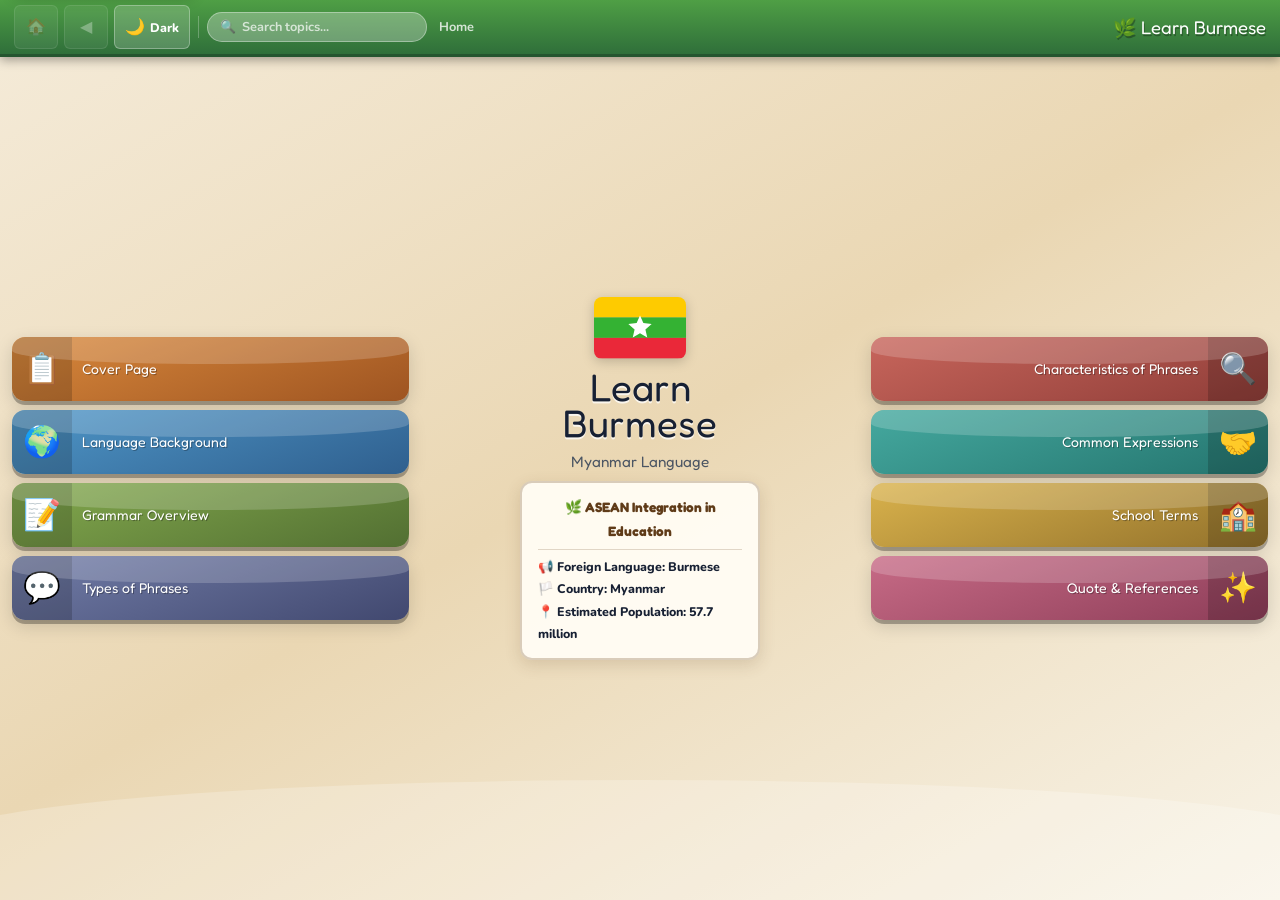
<file: index.html>
<!doctype html>
<html lang="en">
  <head>
    <meta charset="UTF-8" />
    <meta http-equiv="refresh" content="0; url=3Bb_Group6_Myanmar.html" />
    <title>Redirecting...</title>
  </head>
  <body>
    <p>Redirecting to the webpage...</p>
    <p>
      <a href="3Bb_Group6_Myanmar.html"
        >Click here if the page does not open.</a
      >
    </p>
  </body>
</html>
</file>
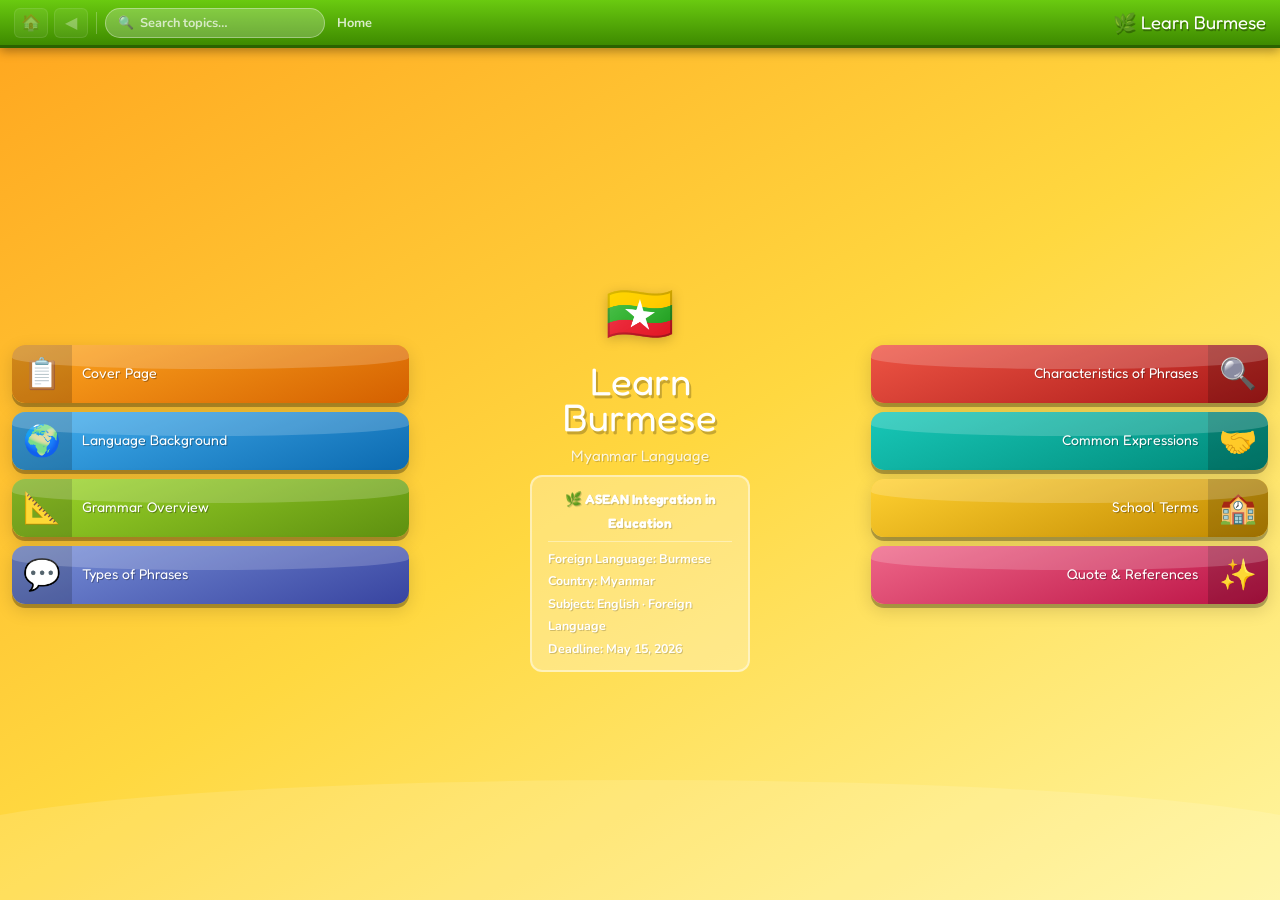
<file: archive/index.html>
<!doctype html>
<html lang="en">
  <head>
    <meta charset="UTF-8" />
    <meta name="viewport" content="width=device-width, initial-scale=1.0" />
    <title>Learn Burmese – Myanmar Language</title>
    <link
      href="https://fonts.googleapis.com/css2?family=Fredoka+One&family=Nunito:wght@400;600;700;800&display=swap"
      rel="stylesheet"
    />
    <link rel="stylesheet" href="style.css" />
  </head>
  <body>
    <!-- ══════════════════════════════
     TOOLBAR
══════════════════════════════ -->
    <div id="toolbar">
      <button class="tb-btn" id="btn-home" onclick="goHome()" title="Home">
        🏠
      </button>
      <button
        class="tb-btn"
        id="btn-back"
        onclick="goBack()"
        title="Back"
        disabled
      >
        ◀
      </button>
      <div id="tb-divider"></div>

      <!-- SEARCH -->
      <div id="search-wrap">
        <span id="search-icon">🔍</span>
        <input
          id="search-input"
          type="text"
          placeholder="Search topics…"
          autocomplete="off"
          oninput="onSearch(this.value)"
          onkeydown="onSearchKey(event)"
          onfocus="if (this.value) openDropdown();"
        />
        <button id="search-clear" onclick="clearSearch()" title="Clear">
          ✕
        </button>
        <div id="search-dropdown"></div>
      </div>

      <div id="tb-breadcrumb">Home</div>
      <div id="tb-brand">🌿 Learn Burmese</div>
    </div>

    <!-- ══════════════════════════════
     APP
══════════════════════════════ -->
    <div id="app">
      <!-- ╔═══════════╗
     ║   HOME    ║
     ╚═══════════╝ -->
      <div id="home" class="screen active">
        <div class="home-col left-col">
          <button class="nav-btn nb-orange" onclick="navigate('cover')">
            <div class="nav-thumb">📋</div>
            <div class="nav-label">Cover Page</div>
          </button>
          <button class="nav-btn nb-blue" onclick="navigate('background')">
            <div class="nav-thumb">🌍</div>
            <div class="nav-label">Language Background</div>
          </button>
          <button class="nav-btn nb-lime" onclick="navigate('grammar')">
            <div class="nav-thumb">📐</div>
            <div class="nav-label">Grammar Overview</div>
          </button>
          <button class="nav-btn nb-slate" onclick="navigate('phrases')">
            <div class="nav-thumb">💬</div>
            <div class="nav-label">Types of Phrases</div>
          </button>
        </div>

        <div class="home-center">
          <div class="center-flag">🇲🇲</div>
          <div class="center-title">Learn<br />Burmese</div>
          <div class="center-sub">Myanmar Language</div>
          <div class="cover-card">
            <div class="cover-card-title">
              🌿 ASEAN Integration in Education
            </div>
            Foreign Language: Burmese<br />
            Country: Myanmar<br />
            Subject: English · Foreign Language<br />
            Deadline: May 15, 2026
          </div>
        </div>

        <div class="home-col right-col">
          <button class="nav-btn nb-red" onclick="navigate('characteristics')">
            <div class="nav-thumb">🔍</div>
            <div class="nav-label">Characteristics of Phrases</div>
          </button>
          <button class="nav-btn nb-teal" onclick="navigate('expressions')">
            <div class="nav-thumb">🤝</div>
            <div class="nav-label">Common Expressions</div>
          </button>
          <button class="nav-btn nb-gold" onclick="navigate('school')">
            <div class="nav-thumb">🏫</div>
            <div class="nav-label">School Terms</div>
          </button>
          <button class="nav-btn nb-rose" onclick="navigate('quote')">
            <div class="nav-thumb">✨</div>
            <div class="nav-label">Quote &amp; References</div>
          </button>
        </div>
      </div>
      <!-- /home -->

      <!-- ╔══════════════╗
     ║  COVER PAGE  ║
     ╚══════════════╝ -->
      <div id="cover" class="screen content-screen">
        <div class="content-inner">
          <div class="section-card">
            <div class="section-head hd-orange">
              <span class="sh-icon">📋</span>
              <h2>Cover Page</h2>
            </div>
            <div class="section-body">
              <div class="cover-inner">
                <!-- =====================================================
             COVER IMAGE
             Replace the placeholder below with your own image.
             Recommended: photo of Myanmar (e.g. Shwedagon Pagoda,
             Bagan temples, or the Myanmar flag).
             Example: <img src="images/cover.jpg" alt="Myanmar">
             Suggested size: 700 × 220 px
             ===================================================== -->
                <div class="ph-wrap">
                  <div class="ph-box">
                    <span class="ph-icon">🖼️</span>
                    <span class="ph-title"
                      >Cover Image — Myanmar / Shwedagon Pagoda</span
                    >
                    <span class="ph-hint"
                      >replace src="" with your image path</span
                    >
                  </div>
                  <!-- <img src="" alt="Myanmar cover photo"> -->
                </div>

                <div class="big-flag">🇲🇲</div>
                <h1>Learn Burmese</h1>
                <div class="sub1">
                  Myanmar (Burma) — ASEAN Integration in Education
                </div>
                <hr class="cover-divider" />
                <div class="cover-meta">
                  <div class="meta-box">
                    <div class="mb-label">Foreign Language</div>
                    <div class="mb-val">Burmese (မြန်မာဘာသာ)</div>
                  </div>
                  <div class="meta-box">
                    <div class="mb-label">Country</div>
                    <div class="mb-val">
                      Myanmar (Republic of the Union of Myanmar)
                    </div>
                  </div>
                  <div class="meta-box">
                    <div class="mb-label">Section / Group</div>
                    <div class="mb-val">Section ___ · Group ___</div>
                  </div>
                  <div class="meta-box">
                    <div class="mb-label">Subject</div>
                    <div class="mb-val">English · Foreign Language</div>
                  </div>
                  <div class="meta-box full">
                    <div class="mb-label">Group Members</div>
                    <div class="members-list">
                      <span class="member-tag">Member 1</span>
                      <span class="member-tag">Member 2</span>
                      <span class="member-tag">Member 3</span>
                      <span class="member-tag">Member 4</span>
                      <span class="member-tag">Member 5</span>
                    </div>
                  </div>
                  <div class="meta-box">
                    <div class="mb-label">Teacher</div>
                    <div class="mb-val">___________________</div>
                  </div>
                  <div class="meta-box">
                    <div class="mb-label">Submission Date</div>
                    <div class="mb-val">May 15, 2026</div>
                  </div>
                </div>
              </div>
            </div>
          </div>
        </div>
      </div>
      <!-- /cover -->

      <!-- ╔═══════════════════════╗
     ║  LANGUAGE BACKGROUND  ║
     ╚═══════════════════════╝ -->
      <div id="background" class="screen content-screen">
        <div class="content-inner">
          <div class="section-card">
            <div class="section-head hd-blue">
              <span class="sh-icon">🌍</span>
              <h2>Language Background</h2>
            </div>
            <div class="section-body">
              <div class="tip">
                💡 Burmese is the official language of Myanmar, a country in
                Southeast Asia. It belongs to the Sino-Tibetan language family —
                the same broad group as Mandarin Chinese and Tibetan.
              </div>
              <div class="fact-grid">
                <div class="fact-tag">
                  <span class="ft-icon">🗣️</span>
                  <div>
                    <div class="ft-label">Native Speakers</div>
                    <div class="ft-val">~33 million</div>
                  </div>
                </div>
                <div class="fact-tag">
                  <span class="ft-icon">📍</span>
                  <div>
                    <div class="ft-label">Spoken In</div>
                    <div class="ft-val">Myanmar (Burma)</div>
                  </div>
                </div>
                <div class="fact-tag">
                  <span class="ft-icon">🌿</span>
                  <div>
                    <div class="ft-label">Language Family</div>
                    <div class="ft-val">Sino-Tibetan (Tibeto-Burman)</div>
                  </div>
                </div>
                <div class="fact-tag">
                  <span class="ft-icon">📖</span>
                  <div>
                    <div class="ft-label">Script</div>
                    <div class="ft-val">Burmese script (circular letters)</div>
                  </div>
                </div>
                <div class="fact-tag">
                  <span class="ft-icon">🏛️</span>
                  <div>
                    <div class="ft-label">Influenced By</div>
                    <div class="ft-val">Pali, Mon, Sanskrit</div>
                  </div>
                </div>
                <div class="fact-tag">
                  <span class="ft-icon">🎵</span>
                  <div>
                    <div class="ft-label">Tones</div>
                    <div class="ft-val">4 tones (pitch affects meaning)</div>
                  </div>
                </div>
                <div class="fact-tag">
                  <span class="ft-icon">📅</span>
                  <div>
                    <div class="ft-label">Script Developed</div>
                    <div class="ft-val">~12th century CE</div>
                  </div>
                </div>
                <div class="fact-tag">
                  <span class="ft-icon">🏢</span>
                  <div>
                    <div class="ft-label">Official Status</div>
                    <div class="ft-val">Official language of Myanmar</div>
                  </div>
                </div>
              </div>
              <h3 class="sub-h">📜 History and Influence</h3>

              <!-- =====================================================
           BACKGROUND IMAGE
           Recommended: map of Myanmar, OR a photo of the
           Irrawaddy River, Pagan/Bagan temples, or Burmese
           script carved in stone.
           Example: <img src="images/myanmar-map.jpg" alt="Map of Myanmar">
           Suggested size: 760 × 280 px
           ===================================================== -->
              <div class="ph-wrap">
                <div class="ph-box">
                  <span class="ph-icon">🗺️</span>
                  <span class="ph-title"
                    >Image — Map of Myanmar or Bagan Temples</span
                  >
                  <span class="ph-hint"
                    >replace src="" with your image path</span
                  >
                </div>
                <!-- <img src="" alt="Map of Myanmar"> -->
              </div>
              <p class="prose">
                Burmese developed from Old Burmese spoken by the Bamar people
                who settled the Irrawaddy River valley around the 9th century
                CE. The Burmese script was adapted from the Mon script — itself
                derived from Indian Brahmic scripts — around the 12th century
                during the Pagan Empire, one of Southeast Asia's earliest great
                kingdoms.
              </p>
              <p class="prose mt8">
                Pali, the classical language of Theravada Buddhism, has
                contributed thousands of words to Burmese vocabulary —
                especially in religion, law, and literature. Sanskrit
                contributed further through Indian cultural exchange. Because
                Myanmar sits at the crossroads of South and Southeast Asia,
                Burmese also shows influence from Mon, Shan, and neighboring Tai
                languages.
              </p>
              <p class="prose mt8">
                Today, Burmese is written in a distinctive circular script and
                spoken by around 33 million people as their first language, with
                millions more using it as a second language across Myanmar's
                many ethnic groups.
              </p>
            </div>
          </div>
        </div>
      </div>
      <!-- /background -->

      <!-- ╔══════════════════╗
     ║ GRAMMAR OVERVIEW ║
     ╚══════════════════╝ -->
      <div id="grammar" class="screen content-screen">
        <div class="content-inner">
          <div class="section-card">
            <div class="section-head hd-lime">
              <span class="sh-icon">📐</span>
              <h2>Grammar Overview</h2>
            </div>
            <div class="section-body">
              <div class="tip">
                💡 Burmese grammar follows patterns very different from English
                — but once you see each rule, it becomes consistent and logical.
              </div>

              <!-- =====================================================
           GRAMMAR IMAGE
           Recommended: a sample of Burmese script / text,
           or a chart showing the SOV word order visually.
           Example: <img src="images/burmese-script.jpg" alt="Burmese script">
           Suggested size: 760 × 200 px
           ===================================================== -->
              <div class="ph-wrap">
                <div class="ph-box">
                  <span class="ph-icon">✍️</span>
                  <span class="ph-title">Image — Sample of Burmese Script</span>
                  <span class="ph-hint"
                    >replace src="" with your image path</span
                  >
                </div>
                <!-- <img src="" alt="Burmese script sample"> -->
              </div>
              <div class="grammar-grid">
                <div class="grammar-card">
                  <h3>📌 Basic Word Order: SOV</h3>
                  <p>
                    Burmese uses Subject–Object–Verb order. The verb always
                    comes at the <strong>end</strong> of the sentence, unlike
                    English where the verb comes in the middle.
                  </p>
                  <div class="eg">
                    🇬🇧 I eat rice.<br />🇲🇲 I rice eat.<br />(ကျွန်တော်
                    ထမင်းစားသည်)
                  </div>
                </div>
                <div class="grammar-card">
                  <h3>🏗️ Sentence Structure</h3>
                  <p>
                    A basic Burmese sentence follows:
                    <strong>[Subject] + [Object] + [Verb] + [Particle]</strong>.
                    Particles are small words added after the verb to show
                    politeness, tense, or mood.
                  </p>
                  <div class="eg">
                    Subject + Object + Verb + ပါတယ် (polite marker)
                  </div>
                </div>
                <div class="grammar-card">
                  <h3>👫 Plural Form</h3>
                  <p>
                    Burmese nouns do not change form to show plural. Context
                    usually makes the meaning clear. The particle
                    <strong>တွေ (tway)</strong> can optionally be added to
                    emphasize multiple items.
                  </p>
                  <div class="eg">
                    ကျောင်းသား = student or students<br />ကျောင်းသားတွေ =
                    students (emphatic)
                  </div>
                </div>
                <div class="grammar-card">
                  <h3>⏱️ Verb Tense Pattern</h3>
                  <p>
                    Burmese verbs <strong>never change form</strong> for tense.
                    Instead, time-marking particles are added after the verb
                    root to indicate past, present, or future.
                  </p>
                  <div class="eg">
                    စား + ပြီ (pyi) = already ate<br />စား + နေ (nay) = is
                    eating<br />စား + မယ် (meh) = will eat
                  </div>
                </div>
                <div class="grammar-card">
                  <h3>🎭 Politeness Particles</h3>
                  <p>
                    Burmese uses <strong>sentence-final particles</strong> to
                    signal politeness and formality. The particle
                    <strong>ပါ (pa)</strong> elevates any statement to formal
                    register.
                  </p>
                  <div class="eg">
                    ကျေးဇူးတင်တယ် (casual)<br />ကျေးဇူးတင်ပါတယ် (formal/polite)
                  </div>
                </div>
                <div class="grammar-card">
                  <h3>🎵 Tonal System</h3>
                  <p>
                    Burmese has <strong>four tones</strong>: low, high, creaky,
                    and checked. The same syllable spoken in a different tone
                    carries a completely different meaning — so pitch is part of
                    the word itself.
                  </p>
                  <div class="eg">
                    မာ = hard · မာ (different tone) = mother<br />(tone changes
                    meaning entirely)
                  </div>
                </div>
              </div>
            </div>
          </div>
        </div>
      </div>
      <!-- /grammar -->

      <!-- ╔══════════════════╗
     ║ TYPES OF PHRASES ║
     ╚══════════════════╝ -->
      <div id="phrases" class="screen content-screen">
        <div class="content-inner">
          <div class="section-card">
            <div class="section-head hd-slate">
              <span class="sh-icon">💬</span>
              <h2>Types of Phrases</h2>
            </div>
            <div class="section-body">
              <div class="tip">
                💡 A phrase is a group of words that work together as a single
                unit. Click each tab to explore the four main phrase types in
                Burmese.
              </div>

              <div class="tab-bar">
                <button
                  class="tab-btn active"
                  onclick="switchTab(this, 'tp-verbal')"
                >
                  🏃 Verbal Phrases
                </button>
                <button class="tab-btn" onclick="switchTab(this, 'tp-noun')">
                  📦 Noun Phrases
                </button>
                <button
                  class="tab-btn"
                  onclick="switchTab(this, 'tp-adjective')"
                >
                  🎨 Adjective Phrases
                </button>
                <button class="tab-btn" onclick="switchTab(this, 'tp-post')">
                  📍 Prepositional Phrases
                </button>
              </div>

              <!-- VERBAL -->
              <div id="tp-verbal" class="tab-pane active">
                <p class="prose" style="margin-bottom: 12px">
                  A <strong>verbal phrase</strong> is built around a verb and
                  includes any objects or complements that complete its meaning.
                  In Burmese, the verb always appears at the end of the phrase,
                  followed by tense or mood particles.
                </p>
                <table class="data-table th-slate">
                  <thead>
                    <tr>
                      <th>#</th>
                      <th>Burmese Phrase</th>
                      <th>Romanization</th>
                      <th>English Translation</th>
                    </tr>
                  </thead>
                  <tbody>
                    <tr>
                      <td>1</td>
                      <td>
                        <span class="mm">ထမင်းစားသည်</span
                        ><span class="rom">hta-min sa-theh</span>
                      </td>
                      <td>hta-min sa-theh</td>
                      <td>eats rice</td>
                    </tr>
                    <tr>
                      <td>2</td>
                      <td>
                        <span class="mm">ကျောင်းသို့သွားသည်</span
                        ><span class="rom">kyaung-thoh thwa-theh</span>
                      </td>
                      <td>kyaung-thoh thwa-theh</td>
                      <td>goes to school</td>
                    </tr>
                    <tr>
                      <td>3</td>
                      <td>
                        <span class="mm">စာဖတ်နေသည်</span
                        ><span class="rom">za phut nay-theh</span>
                      </td>
                      <td>za phut nay-theh</td>
                      <td>is reading a book</td>
                    </tr>
                    <tr>
                      <td>4</td>
                      <td>
                        <span class="mm">ရေသောက်မည်</span
                        ><span class="rom">yay thauk-meh</span>
                      </td>
                      <td>yay thauk-meh</td>
                      <td>will drink water</td>
                    </tr>
                    <tr>
                      <td>5</td>
                      <td>
                        <span class="mm">သီချင်းဆိုသည်</span
                        ><span class="rom">thi-chin zo-theh</span>
                      </td>
                      <td>thi-chin zo-theh</td>
                      <td>sings a song</td>
                    </tr>
                    <tr>
                      <td>6</td>
                      <td>
                        <span class="mm">အိပ်နေသည်</span
                        ><span class="rom">ait nay-theh</span>
                      </td>
                      <td>ait nay-theh</td>
                      <td>is sleeping</td>
                    </tr>
                  </tbody>
                </table>
              </div>

              <!-- NOUN -->
              <div id="tp-noun" class="tab-pane">
                <p class="prose" style="margin-bottom: 12px">
                  A <strong>noun phrase</strong> is built around a noun and
                  includes modifiers that describe or specify it. In Burmese,
                  modifiers come <em>before</em> the noun, introduced by the
                  relative-clause marker <strong>သော (daw)</strong>.
                </p>
                <table class="data-table th-blue">
                  <thead>
                    <tr>
                      <th>#</th>
                      <th>Burmese Phrase</th>
                      <th>Romanization</th>
                      <th>English Translation</th>
                    </tr>
                  </thead>
                  <tbody>
                    <tr>
                      <td>1</td>
                      <td>
                        <span class="mm">ကောင်းသောကျောင်းသား</span
                        ><span class="rom">kaung-daw kyaung-tha</span>
                      </td>
                      <td>kaung-daw kyaung-tha</td>
                      <td>good student</td>
                    </tr>
                    <tr>
                      <td>2</td>
                      <td>
                        <span class="mm">ကြီးသောမြို့</span
                        ><span class="rom">kji-daw myoh</span>
                      </td>
                      <td>kji-daw myoh</td>
                      <td>big city</td>
                    </tr>
                    <tr>
                      <td>3</td>
                      <td>
                        <span class="mm">ချစ်သောဆရာ</span
                        ><span class="rom">chit-taw sa-ya</span>
                      </td>
                      <td>chit-taw sa-ya</td>
                      <td>beloved teacher</td>
                    </tr>
                    <tr>
                      <td>4</td>
                      <td>
                        <span class="mm">သစ်သီးနွှာသောပန်း</span
                        ><span class="rom">thit-thi hnwa-daw pan</span>
                      </td>
                      <td>thit-thi hnwa-daw pan</td>
                      <td>fresh flower</td>
                    </tr>
                    <tr>
                      <td>5</td>
                      <td>
                        <span class="mm">မြန်မာနိုင်ငံ</span
                        ><span class="rom">myan-ma naing-ngan</span>
                      </td>
                      <td>myan-ma naing-ngan</td>
                      <td>the country of Myanmar</td>
                    </tr>
                    <tr>
                      <td>6</td>
                      <td>
                        <span class="mm">တော်သောကျောင်းသား</span
                        ><span class="rom">taw-daw kyaung-tha</span>
                      </td>
                      <td>taw-daw kyaung-tha</td>
                      <td>smart/capable student</td>
                    </tr>
                  </tbody>
                </table>
              </div>

              <!-- ADJECTIVE -->
              <div id="tp-adjective" class="tab-pane">
                <p class="prose" style="margin-bottom: 12px">
                  An <strong>adjective phrase</strong> is built around an
                  adjective and includes intensifiers that strengthen or qualify
                  it. Burmese intensifiers like <strong>အရမ်း (a-yan)</strong> —
                  "very/extremely" — come directly before the adjective.
                </p>
                <table class="data-table th-red">
                  <thead>
                    <tr>
                      <th>#</th>
                      <th>Burmese Phrase</th>
                      <th>Romanization</th>
                      <th>English Translation</th>
                    </tr>
                  </thead>
                  <tbody>
                    <tr>
                      <td>1</td>
                      <td>
                        <span class="mm">အရမ်းကောင်း</span
                        ><span class="rom">a-yan kaung</span>
                      </td>
                      <td>a-yan kaung</td>
                      <td>very good</td>
                    </tr>
                    <tr>
                      <td>2</td>
                      <td>
                        <span class="mm">အလွန်ကြီး</span
                        ><span class="rom">a-lwan kji</span>
                      </td>
                      <td>a-lwan kji</td>
                      <td>very large / very big</td>
                    </tr>
                    <tr>
                      <td>3</td>
                      <td>
                        <span class="mm">နည်းနည်းချော</span
                        ><span class="rom">nyi-nyi chaw</span>
                      </td>
                      <td>nyi-nyi chaw</td>
                      <td>a little beautiful</td>
                    </tr>
                    <tr>
                      <td>4</td>
                      <td>
                        <span class="mm">အလွန်လှ</span
                        ><span class="rom">a-lwan hla</span>
                      </td>
                      <td>a-lwan hla</td>
                      <td>extremely beautiful</td>
                    </tr>
                    <tr>
                      <td>5</td>
                      <td>
                        <span class="mm">အရမ်းပျော်ရွှင်</span
                        ><span class="rom">a-yan pyaw-shwin</span>
                      </td>
                      <td>a-yan pyaw-shwin</td>
                      <td>very joyful / very happy</td>
                    </tr>
                    <tr>
                      <td>6</td>
                      <td>
                        <span class="mm">နည်းနည်းဝမ်းနည်း</span
                        ><span class="rom">nyi-nyi wun-nyi</span>
                      </td>
                      <td>nyi-nyi wun-nyi</td>
                      <td>a little sad</td>
                    </tr>
                  </tbody>
                </table>
              </div>

              <!-- POSTPOSITIONAL -->
              <div id="tp-post" class="tab-pane">
                <p class="prose" style="margin-bottom: 12px">
                  A <strong>prepositional phrase</strong> shows the relationship
                  between a noun and another part of the sentence — expressing
                  location, direction, origin, or association. In English these
                  use words placed <em>before</em> the noun ("in school," "from
                  home"). In Burmese the same role is filled by particles placed
                  <em>after</em> the noun, which linguists call postpositions —
                  but the grammatical function is identical.
                </p>
                <table class="data-table th-teal">
                  <thead>
                    <tr>
                      <th>#</th>
                      <th>Burmese Phrase</th>
                      <th>Romanization</th>
                      <th>English Meaning</th>
                      <th>Postposition</th>
                    </tr>
                  </thead>
                  <tbody>
                    <tr>
                      <td>1</td>
                      <td>
                        <span class="mm">ကျောင်းတွင်</span
                        ><span class="rom">kyaung-twin</span>
                      </td>
                      <td>kyaung-twin</td>
                      <td>in / at school</td>
                      <td>တွင် (in / at)</td>
                    </tr>
                    <tr>
                      <td>2</td>
                      <td>
                        <span class="mm">အိမ်မှ</span
                        ><span class="rom">ein-hma</span>
                      </td>
                      <td>ein-hma</td>
                      <td>from home</td>
                      <td>မှ (from)</td>
                    </tr>
                    <tr>
                      <td>3</td>
                      <td>
                        <span class="mm">မြို့သို့</span
                        ><span class="rom">myoh-thoh</span>
                      </td>
                      <td>myoh-thoh</td>
                      <td>to the city</td>
                      <td>သို့ (to / toward)</td>
                    </tr>
                    <tr>
                      <td>4</td>
                      <td>
                        <span class="mm">ဆရာနှင့်</span
                        ><span class="rom">sa-ya hnin</span>
                      </td>
                      <td>sa-ya hnin</td>
                      <td>with the teacher</td>
                      <td>နှင့် (with)</td>
                    </tr>
                    <tr>
                      <td>5</td>
                      <td>
                        <span class="mm">နံနက်တွင်</span
                        ><span class="rom">nan-net twin</span>
                      </td>
                      <td>nan-net twin</td>
                      <td>in the morning</td>
                      <td>တွင် (in / at)</td>
                    </tr>
                    <tr>
                      <td>6</td>
                      <td>
                        <span class="mm">ကျောင်းအနီးတွင်</span
                        ><span class="rom">kyaung a-ni twin</span>
                      </td>
                      <td>kyaung a-ni twin</td>
                      <td>near the school</td>
                      <td>အနီးတွင် (near)</td>
                    </tr>
                  </tbody>
                </table>
                <p class="note mt8">
                  * Burmese places these particles after the noun — technically
                  called postpositions — but they function exactly as English
                  prepositional phrases do.
                </p>
              </div>
            </div>
          </div>
        </div>
      </div>
      <!-- /phrases -->

      <!-- ╔══════════════════════════════╗
     ║ CHARACTERISTICS OF PHRASES  ║
     ╚══════════════════════════════╝ -->
      <div id="characteristics" class="screen content-screen">
        <div class="content-inner">
          <div class="section-card">
            <div class="section-head hd-red">
              <span class="sh-icon">🔍</span>
              <h2>Characteristics of Phrases</h2>
            </div>
            <div class="section-body">
              <div class="tip">
                💡 A phrase is not just any group of words — it has specific
                properties that define what it is and how it works in a
                sentence.
              </div>
              <div class="char-list">
                <div class="char-item">
                  <div class="char-num">1</div>
                  <div>
                    <h4>Contains Two or More Words</h4>
                    <p>
                      A phrase must consist of at least two words working
                      together as a single unit. A single word on its own is not
                      a phrase. For example, <em>ကောင်းသောကျောင်းသား</em> (good
                      student) is a phrase; <em>ကျောင်းသား</em> (student) alone
                      is just a word.
                    </p>
                  </div>
                </div>
                <div class="char-item">
                  <div class="char-num">2</div>
                  <div>
                    <h4>Has a Grammatical Function</h4>
                    <p>
                      Every phrase plays a specific role in a sentence — acting
                      as the subject, object, verb, or modifier. In Burmese, a
                      noun phrase like <em>ကြီးသောမြို့</em> (big city)
                      functions as a noun unit and can fill any slot that a
                      plain noun could occupy.
                    </p>
                  </div>
                </div>
                <div class="char-item">
                  <div class="char-num">3</div>
                  <div>
                    <h4>Carries Grammatical Meaning</h4>
                    <p>
                      A phrase contributes a coherent, unified meaning to the
                      sentence. The Burmese verbal phrase
                      <em>ထမင်းစားနေသည်</em> (is eating rice) conveys both the
                      action and its ongoing nature together — which neither
                      word alone expresses.
                    </p>
                  </div>
                </div>
                <div class="char-item">
                  <div class="char-num">4</div>
                  <div>
                    <h4>Is Non-Predicative (No Subject + Verb Pair)</h4>
                    <p>
                      A phrase does <strong>not</strong> contain a complete
                      subject-and-verb relationship. That combination makes it a
                      clause or sentence instead.
                      <em>ကောင်းသောကျောင်းသား</em> (good student) names
                      something, but does not state what the student does — so
                      it is a phrase, not a sentence.
                    </p>
                  </div>
                </div>
                <div class="char-item">
                  <div class="char-num">5</div>
                  <div>
                    <h4>Built Around a Head Word</h4>
                    <p>
                      Every phrase has a central word — called the
                      <strong>head</strong> — that determines its type. A noun
                      phrase has a noun as its head; a verbal phrase has a verb.
                      All other words in the phrase modify or support that head
                      word.
                    </p>
                  </div>
                </div>
              </div>
            </div>
          </div>
        </div>
      </div>
      <!-- /characteristics -->

      <!-- ╔════════════════════╗
     ║ COMMON EXPRESSIONS ║
     ╚════════════════════╝ -->
      <div id="expressions" class="screen content-screen">
        <div class="content-inner">
          <div class="section-card">
            <div class="section-head hd-teal">
              <span class="sh-icon">🤝</span>
              <h2>Common Expressions</h2>
            </div>
            <div class="section-body">
              <div class="tip">
                💡 These are the most useful everyday expressions in Burmese.
                The pronunciation guide (romanization) is shown in italics under
                each phrase.
              </div>

              <!-- =====================================================
           EXPRESSIONS IMAGE
           Recommended: photo of people greeting in Myanmar,
           a market scene, or a traditional Burmese setting.
           Example: <img src="images/myanmar-greeting.jpg" alt="People greeting in Myanmar">
           Suggested size: 760 × 220 px
           ===================================================== -->
              <div class="ph-wrap">
                <div class="ph-box">
                  <span class="ph-icon">🤝</span>
                  <span class="ph-title"
                    >Image — People / Greeting Scene in Myanmar</span
                  >
                  <span class="ph-hint"
                    >replace src="" with your image path</span
                  >
                </div>
                <!-- <img src="" alt="Greeting in Myanmar"> -->
              </div>
              <div class="expr-grid">
                <div class="expr-card">
                  <div class="expr-en">Welcome</div>
                  <span class="expr-mm">ကြိုဆိုပါသည်</span>
                  <div class="expr-rom">kyao-so-par-taal</div>
                </div>
                <div class="expr-card">
                  <div class="expr-en">Hello</div>
                  <span class="expr-mm">မင်္ဂလာပါ</span>
                  <div class="expr-rom">min-ga-la-ba</div>
                </div>
                <div class="expr-card">
                  <div class="expr-en">How are you?</div>
                  <span class="expr-mm">နေကောင်းလား</span>
                  <div class="expr-rom">nay-kaung-la</div>
                </div>
                <div class="expr-card">
                  <div class="expr-en">What is your name?</div>
                  <span class="expr-mm">နာမည်ဘာလဲ</span>
                  <div class="expr-rom">na-meh ba-leh</div>
                </div>
                <div class="expr-card">
                  <div class="expr-en">My name is…</div>
                  <span class="expr-mm">ကျွန်တော် … ပါ</span>
                  <div class="expr-rom">kjaw-naw … ba</div>
                </div>
                <div class="expr-card">
                  <div class="expr-en">Where are you from?</div>
                  <span class="expr-mm">ဘယ်ကလဲ</span>
                  <div class="expr-rom">beh-ga-leh</div>
                </div>
                <div class="expr-card">
                  <div class="expr-en">Good morning</div>
                  <span class="expr-mm">မင်္ဂလာနံနက်ခင်းပါ</span>
                  <div class="expr-rom">min-ga-la nan-net-kin-ba</div>
                </div>
                <div class="expr-card">
                  <div class="expr-en">Good afternoon</div>
                  <span class="expr-mm">မင်္ဂလာနေ့လည်ခင်းပါ</span>
                  <div class="expr-rom">min-ga-la neh-leh-kin-ba</div>
                </div>
                <div class="expr-card">
                  <div class="expr-en">Good evening</div>
                  <span class="expr-mm">မင်္ဂလာညနေခင်းပါ</span>
                  <div class="expr-rom">min-ga-la nya-nay-kin-ba</div>
                </div>
                <div class="expr-card">
                  <div class="expr-en">Goodbye</div>
                  <span class="expr-mm">သွားတော့မယ်</span>
                  <div class="expr-rom">thwa-daw-meh</div>
                </div>
                <div class="expr-card">
                  <div class="expr-en">Thank you</div>
                  <span class="expr-mm">ကျေးဇူးတင်ပါတယ်</span>
                  <div class="expr-rom">kyay-zu-tin-ba-deh</div>
                </div>
                <div class="expr-card">
                  <div class="expr-en">Sorry / Excuse me</div>
                  <span class="expr-mm">တောင်းပန်ပါတယ်</span>
                  <div class="expr-rom">taung-ban-ba-deh</div>
                </div>
                <div class="expr-card">
                  <div class="expr-en">Please</div>
                  <span class="expr-mm">ကျေးဇူးပြု၍</span>
                  <div class="expr-rom">kyay-zu-pyu-yway</div>
                </div>
                <div class="expr-card">
                  <div class="expr-en">Yes</div>
                  <span class="expr-mm">ဟုတ်ကဲ့</span>
                  <div class="expr-rom">hout-keh</div>
                </div>
                <div class="expr-card">
                  <div class="expr-en">No</div>
                  <span class="expr-mm">မဟုတ်ဘူး</span>
                  <div class="expr-rom">ma-hout-bu</div>
                </div>
                <div class="expr-card">
                  <div class="expr-en">I understand</div>
                  <span class="expr-mm">နားလည်တယ်</span>
                  <div class="expr-rom">na-leh-deh</div>
                </div>
                <div class="expr-card">
                  <div class="expr-en">I don't understand</div>
                  <span class="expr-mm">နားမလည်ဘူး</span>
                  <div class="expr-rom">na-ma-leh-bu</div>
                </div>
                <div class="expr-card">
                  <div class="expr-en">Help!</div>
                  <span class="expr-mm">ကူညီပါ!</span>
                  <div class="expr-rom">ku-nyi-ba</div>
                </div>
                <div class="expr-card">
                  <div class="expr-en">Stop!</div>
                  <span class="expr-mm">ရပ်ပါ!</span>
                  <div class="expr-rom">yut-pa</div>
                </div>
                <div class="expr-card">
                  <div class="expr-en">I love you</div>
                  <span class="expr-mm">ချစ်တယ်</span>
                  <div class="expr-rom">chit-teh</div>
                </div>
                <div class="expr-card">
                  <div class="expr-en">Congratulations</div>
                  <span class="expr-mm">ဂုဏ်ယူပါတယ်</span>
                  <div class="expr-rom">gon-yu-ba-deh</div>
                </div>
                <div class="expr-card">
                  <div class="expr-en">Happy Birthday</div>
                  <span class="expr-mm">မွေးနေ့မင်္ဂလာပါ</span>
                  <div class="expr-rom">mway-neh min-ga-la-ba</div>
                </div>
                <div class="expr-card">
                  <div class="expr-en">Happy New Year</div>
                  <span class="expr-mm">နှစ်သစ်ကူးမင်္ဂလာပါ</span>
                  <div class="expr-rom">hnit-thit-ku min-ga-la-ba</div>
                </div>
              </div>
            </div>
          </div>
        </div>
      </div>
      <!-- /expressions -->

      <!-- ╔══════════════╗
     ║ SCHOOL TERMS ║
     ╚══════════════╝ -->
      <div id="school" class="screen content-screen">
        <div class="content-inner">
          <div class="section-card">
            <div class="section-head hd-gold">
              <span class="sh-icon">🏫</span>
              <h2>Classroom &amp; School Terms</h2>
            </div>
            <div class="section-body">
              <div class="tip">
                💡 These are words you would hear and use every day in a Myanmar
                school.
              </div>
              <div class="word-grid">
                <div class="word-card">
                  <div class="wc-en">Student</div>
                  <span class="wc-mm">ကျောင်းသား</span>
                  <div class="wc-rom">kyaung-tha</div>
                </div>
                <div class="word-card">
                  <div class="wc-en">Teacher</div>
                  <span class="wc-mm">ဆရာ</span>
                  <div class="wc-rom">sa-ya</div>
                </div>
                <div class="word-card">
                  <div class="wc-en">School</div>
                  <span class="wc-mm">ကျောင်း</span>
                  <div class="wc-rom">kyaung</div>
                </div>
                <div class="word-card">
                  <div class="wc-en">Book</div>
                  <span class="wc-mm">စာအုပ်</span>
                  <div class="wc-rom">za-ouk</div>
                </div>
                <div class="word-card">
                  <div class="wc-en">Pen / Pencil</div>
                  <span class="wc-mm">ခဲတံ</span>
                  <div class="wc-rom">kheh-tan</div>
                </div>
                <div class="word-card">
                  <div class="wc-en">Classroom</div>
                  <span class="wc-mm">စာသင်ခန်း</span>
                  <div class="wc-rom">za-thin-gan</div>
                </div>
                <div class="word-card">
                  <div class="wc-en">Homework</div>
                  <span class="wc-mm">အိမ်စာ</span>
                  <div class="wc-rom">ein-za</div>
                </div>
                <div class="word-card">
                  <div class="wc-en">Exam / Test</div>
                  <span class="wc-mm">စာမေးပွဲ</span>
                  <div class="wc-rom">za-may-bweh</div>
                </div>
                <div class="word-card">
                  <div class="wc-en">Lesson</div>
                  <span class="wc-mm">သင်ခန်းစာ</span>
                  <div class="wc-rom">thin-gan-za</div>
                </div>
                <div class="word-card">
                  <div class="wc-en">Notebook</div>
                  <span class="wc-mm">မှတ်စုစာအုပ်</span>
                  <div class="wc-rom">hmut-zu-za-ouk</div>
                </div>
                <div class="word-card">
                  <div class="wc-en">University</div>
                  <span class="wc-mm">တက္ကသိုလ်</span>
                  <div class="wc-rom">tek-ka-thoh</div>
                </div>
                <div class="word-card">
                  <div class="wc-en">Principal</div>
                  <span class="wc-mm">ကျောင်းအုပ်</span>
                  <div class="wc-rom">kyaung-ouk</div>
                </div>
              </div>
              <h3 class="sub-h mt20">📋 Classroom Phrases</h3>
              <table class="data-table th-purple">
                <thead>
                  <tr>
                    <th>English</th>
                    <th>Burmese</th>
                    <th>Pronunciation</th>
                  </tr>
                </thead>
                <tbody>
                  <tr>
                    <td>Please sit down.</td>
                    <td>
                      <span class="mm">ထိုင်ပါ</span
                      ><span class="rom">htaing-ba</span>
                    </td>
                    <td>htaing-ba</td>
                  </tr>
                  <tr>
                    <td>Open your book.</td>
                    <td>
                      <span class="mm">စာအုပ်ဖွင့်ပါ</span
                      ><span class="rom">za-ouk phwin-ba</span>
                    </td>
                    <td>za-ouk phwin-ba</td>
                  </tr>
                  <tr>
                    <td>I have a question.</td>
                    <td>
                      <span class="mm">မေးစရာရှိသည်</span
                      ><span class="rom">may-za-ya shi-theh</span>
                    </td>
                    <td>may-za-ya shi-theh</td>
                  </tr>
                  <tr>
                    <td>I don't know.</td>
                    <td>
                      <span class="mm">မသိဘူး</span
                      ><span class="rom">ma-thi-bu</span>
                    </td>
                    <td>ma-thi-bu</td>
                  </tr>
                  <tr>
                    <td>Can you repeat that?</td>
                    <td>
                      <span class="mm">ထပ်ပြောပေးပါ</span
                      ><span class="rom">htat-pyaw-pey-ba</span>
                    </td>
                    <td>htat-pyaw-pey-ba</td>
                  </tr>
                </tbody>
              </table>
            </div>
          </div>
        </div>
      </div>
      <!-- /school -->

      <!-- ╔══════════════════════════╗
     ║ CLOSING QUOTE & REFS     ║
     ╚══════════════════════════╝ -->
      <div id="quote" class="screen content-screen">
        <div class="content-inner">
          <div class="section-card">
            <div class="section-head hd-rose">
              <span class="sh-icon">✨</span>
              <h2>Closing Quote</h2>
            </div>
            <div class="section-body">
              <div class="quote-block">
                <p>"တစ်ဘာသာတည်းနဲ့ မလုံလောက်ဘူး"</p>
                <p style="margin-top: 6px; font-size: 1rem">
                  "One language is never enough."
                </p>
                <div class="q-by">— Learn something new every day 🌿</div>
              </div>
              <p class="prose mt14" style="text-align: center">
                Learning even a few words of Burmese opens a window into one of
                Southeast Asia's oldest and richest civilizations. Myanmar's
                history, literature, and people are all waiting on the other
                side of that window.
              </p>
            </div>
          </div>

          <div class="section-card">
            <div class="section-head hd-gold">
              <span class="sh-icon">📚</span>
              <h2>References</h2>
            </div>
            <div class="section-body">
              <div class="ref-list">
                <div class="ref-item">
                  📖
                  <div>
                    Ethnologue – Languages of the World:
                    <a
                      href="https://www.ethnologue.com/language/mya/"
                      target="_blank"
                      >Burmese (mya)</a
                    >. SIL International.
                  </div>
                </div>
                <div class="ref-item">
                  🌐
                  <div>
                    Omniglot – Burmese Language &amp; Writing System:
                    <a
                      href="https://www.omniglot.com/writing/burmese.htm"
                      target="_blank"
                      >omniglot.com/writing/burmese</a
                    >.
                  </div>
                </div>
                <div class="ref-item">
                  📘
                  <div>
                    Myanmar Language Commission. <em>Myanmar Grammar</em>.
                    Ministry of Education, Republic of the Union of Myanmar.
                  </div>
                </div>
                <div class="ref-item">
                  🎓
                  <div>
                    SEAlang Library – Burmese Language Resources:
                    <a href="http://sealang.net/burmese/" target="_blank"
                      >sealang.net/burmese</a
                    >.
                  </div>
                </div>
                <div class="ref-item">
                  🌍
                  <div>
                    Britannica – Burmese Language:
                    <a
                      href="https://www.britannica.com/topic/Burmese-language"
                      target="_blank"
                      >britannica.com/topic/Burmese-language</a
                    >.
                  </div>
                </div>
                <div class="ref-item">
                  📱
                  <div>
                    Lonely Planet <em>Burmese Phrasebook &amp; Dictionary</em>,
                    6th Edition. Lonely Planet Publications.
                  </div>
                </div>
              </div>
            </div>
          </div>
        </div>
      </div>
      <!-- /quote -->
    </div>
    <!-- /app -->

    <script>
      // ════════════════════════════
      //   NAVIGATION
      // ════════════════════════════
      let current = "home";
      let history = [];

      const labels = {
        home: "Home",
        cover: "Cover Page",
        background: "Language Background",
        grammar: "Grammar Overview",
        phrases: "Types of Phrases",
        characteristics: "Characteristics of Phrases",
        expressions: "Common Expressions",
        school: "School Terms",
        quote: "Quote & References",
      };

      function navigate(id) {
        if (current === id) return;
        history.push(current);
        show(id);
      }

      function goHome() {
        if (current === "home") return;
        history = [];
        show("home");
      }

      function goBack() {
        if (!history.length) return;
        show(history.pop());
      }

      function show(id) {
        document.querySelector(".screen.active")?.classList.remove("active");
        const el = document.getElementById(id);
        el.classList.add("active");
        if (el.classList.contains("content-screen")) el.scrollTop = 0;
        current = id;
        updateToolbar();
        closeDropdown();
      }

      function updateToolbar() {
        document.getElementById("btn-home").disabled = current === "home";
        document.getElementById("btn-back").disabled = history.length === 0;
        document.getElementById("tb-breadcrumb").textContent =
          current === "home"
            ? "Home"
            : "Home  ›  " + (labels[current] || current);
      }

      // ════════════════════════════
      //   TABS
      // ════════════════════════════
      function switchTab(btn, paneId) {
        btn
          .closest(".section-body")
          .querySelectorAll(".tab-btn")
          .forEach((b) => b.classList.remove("active"));
        btn
          .closest(".section-body")
          .querySelectorAll(".tab-pane")
          .forEach((p) => p.classList.remove("active"));
        btn.classList.add("active");
        document.getElementById(paneId).classList.add("active");
      }

      // ════════════════════════════
      //   SEARCH INDEX
      // ════════════════════════════
      const INDEX = [
        // Sections
        {
          screen: "cover",
          icon: "📋",
          title: "Cover Page",
          desc: "Group info, language, country, members",
        },
        {
          screen: "background",
          icon: "🌍",
          title: "Language Background",
          desc: "History, speakers, script, family",
        },
        {
          screen: "grammar",
          icon: "📐",
          title: "Grammar Overview",
          desc: "Word order, tenses, plurals, particles, tones",
        },
        {
          screen: "phrases",
          icon: "💬",
          title: "Types of Phrases",
          desc: "Verbal, noun, adjective, postpositional phrases",
        },
        {
          screen: "characteristics",
          icon: "🔍",
          title: "Characteristics of Phrases",
          desc: "Non-predicative, head word, function, meaning",
        },
        {
          screen: "expressions",
          icon: "🤝",
          title: "Common Expressions",
          desc: "Hello, goodbye, thank you, greetings, feelings",
        },
        {
          screen: "school",
          icon: "🏫",
          title: "School Terms",
          desc: "Student, teacher, classroom, book, pen",
        },
        {
          screen: "quote",
          icon: "✨",
          title: "Quote & References",
          desc: "Closing quote and source list",
        },
        // Key topics
        {
          screen: "background",
          icon: "🎵",
          title: "Burmese Tones",
          desc: "4 tones: low, high, creaky, checked",
        },
        {
          screen: "background",
          icon: "📖",
          title: "Burmese Script",
          desc: "Circular letters derived from Mon script, 12th century",
        },
        {
          screen: "background",
          icon: "🏛️",
          title: "Pagan Empire",
          desc: "Ancient kingdom where Burmese script developed",
        },
        {
          screen: "grammar",
          icon: "📌",
          title: "SOV Word Order",
          desc: "Subject–Object–Verb: verb goes at the end",
        },
        {
          screen: "grammar",
          icon: "⏱️",
          title: "Verb Tenses",
          desc: "No verb changes — particles mark tense instead",
        },
        {
          screen: "grammar",
          icon: "👫",
          title: "Plural Form",
          desc: "Nouns don't change; တွေ (tway) adds emphasis",
        },
        {
          screen: "grammar",
          icon: "🎭",
          title: "Politeness Particles",
          desc: "ပါ (pa) makes speech formal and polite",
        },
        {
          screen: "phrases",
          icon: "🏃",
          title: "Verbal Phrases",
          desc: "Phrases built around a verb",
        },
        {
          screen: "phrases",
          icon: "📦",
          title: "Noun Phrases",
          desc: "Phrases built around a noun with modifier သော",
        },
        {
          screen: "phrases",
          icon: "🎨",
          title: "Adjective Phrases",
          desc: "Phrases using intensifiers like အရမ်း (very)",
        },
        {
          screen: "phrases",
          icon: "📍",
          title: "Postpositional Phrases",
          desc: "Burmese equivalent of prepositional phrases",
        },
        {
          screen: "expressions",
          icon: "👋",
          title: "Hello / Greetings",
          desc: "မင်္ဂလာပါ (min-ga-la-ba)",
        },
        {
          screen: "expressions",
          icon: "🙏",
          title: "Thank You",
          desc: "ကျေးဇူးတင်ပါတယ် (kyay-zu-tin-ba-deh)",
        },
        {
          screen: "expressions",
          icon: "🎂",
          title: "Happy Birthday",
          desc: "မွေးနေ့မင်္ဂလာပါ (mway-neh min-ga-la-ba)",
        },
        {
          screen: "expressions",
          icon: "🎉",
          title: "Congratulations",
          desc: "ဂုဏ်ယူပါတယ် (gon-yu-ba-deh)",
        },
        {
          screen: "expressions",
          icon: "🆕",
          title: "Happy New Year",
          desc: "နှစ်သစ်ကူးမင်္ဂလာပါ (hnit-thit-ku min-ga-la-ba)",
        },
        {
          screen: "school",
          icon: "✏️",
          title: "Student",
          desc: "ကျောင်းသား (kyaung-tha)",
        },
        { screen: "school", icon: "🍎", title: "Teacher", desc: "ဆရာ (sa-ya)" },
      ];

      // ════════════════════════════
      //   SEARCH LOGIC
      // ════════════════════════════
      function highlight(text, query) {
        if (!query) return text;
        const re = new RegExp(
          "(" + query.replace(/[.*+?^${}()|[\]\\]/g, "\\$&") + ")",
          "gi",
        );
        return text.replace(re, "<mark>$1</mark>");
      }

      function onSearch(val) {
        const clear = document.getElementById("search-clear");
        clear.classList.toggle("visible", val.length > 0);

        if (!val.trim()) {
          closeDropdown();
          return;
        }

        const q = val.trim().toLowerCase();
        const hits = INDEX.filter(
          (item) =>
            item.title.toLowerCase().includes(q) ||
            item.desc.toLowerCase().includes(q),
        ).slice(0, 8);

        const dd = document.getElementById("search-dropdown");
        if (!hits.length) {
          dd.innerHTML =
            '<div class="sd-none">No results found for "' + val + '"</div>';
        } else {
          dd.innerHTML =
            '<div class="sd-header">Results</div>' +
            hits
              .map(
                (item, i) =>
                  `<div class="sd-item" onclick="selectResult('${item.screen}')" data-index="${i}">
          <span class="sd-icon">${item.icon}</span>
          <div class="sd-text">
            <div class="sd-title">${highlight(item.title, val.trim())}</div>
            <div class="sd-desc">${highlight(item.desc, val.trim())}</div>
          </div>
        </div>`,
              )
              .join("");
        }
        openDropdown();
      }

      let focusedResult = -1;

      function onSearchKey(e) {
        const items = document.querySelectorAll(".sd-item");
        if (e.key === "ArrowDown") {
          e.preventDefault();
          focusedResult = Math.min(focusedResult + 1, items.length - 1);
          items.forEach(
            (el, i) =>
              (el.style.background = i === focusedResult ? "#FFF5E6" : ""),
          );
        } else if (e.key === "ArrowUp") {
          e.preventDefault();
          focusedResult = Math.max(focusedResult - 1, 0);
          items.forEach(
            (el, i) =>
              (el.style.background = i === focusedResult ? "#FFF5E6" : ""),
          );
        } else if (e.key === "Enter") {
          if (focusedResult >= 0 && items[focusedResult]) {
            items[focusedResult].click();
          } else if (items.length) {
            items[0].click();
          }
        } else if (e.key === "Escape") {
          clearSearch();
        }
      }

      function selectResult(screenId) {
        navigate(screenId);
        clearSearch();
        // Brief visual pulse on the section head
        setTimeout(() => {
          const head = document.querySelector(
            "#" + screenId + " .section-head",
          );
          if (head) {
            head.classList.add("search-highlight");
            head.addEventListener(
              "animationend",
              () => head.classList.remove("search-highlight"),
              { once: true },
            );
          }
        }, 80);
      }

      function openDropdown() {
        focusedResult = -1;
        document.getElementById("search-dropdown").classList.add("open");
      }

      function closeDropdown() {
        document.getElementById("search-dropdown").classList.remove("open");
        focusedResult = -1;
      }

      function clearSearch() {
        const inp = document.getElementById("search-input");
        inp.value = "";
        document.getElementById("search-clear").classList.remove("visible");
        closeDropdown();
        inp.blur();
      }

      // Close dropdown when clicking outside
      document.addEventListener("click", (e) => {
        if (!document.getElementById("search-wrap").contains(e.target))
          closeDropdown();
      });

      // Init
      updateToolbar();
    </script>
  </body>
</html>
</file>
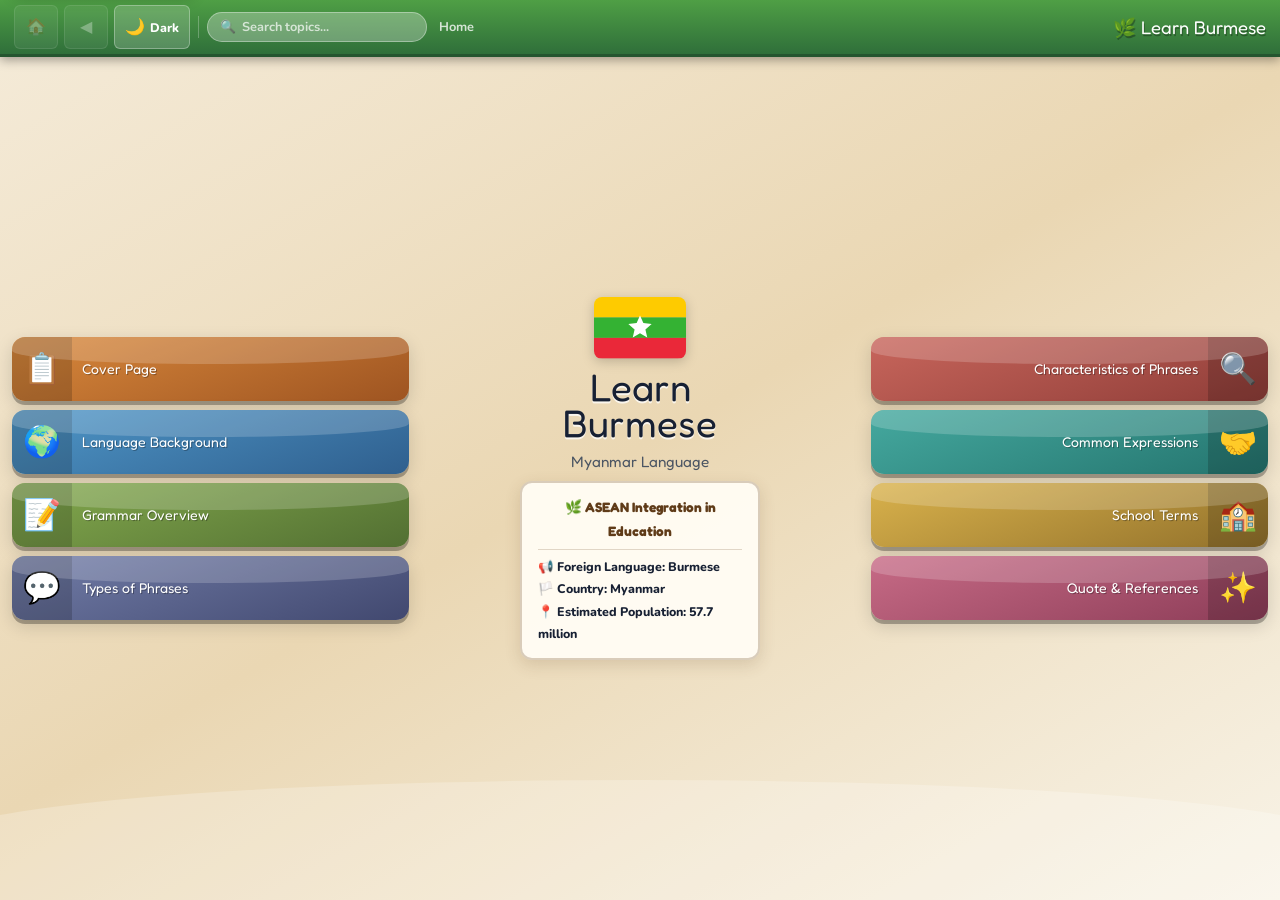
<file: 3Bb_Group6_Myanmar.html>
<!doctype html>
<html lang="en">
  <head>
    <meta charset="UTF-8" />
    <meta name="viewport" content="width=device-width, initial-scale=1.0" />
    <title>Learn Burmese - Myanmar Language</title>
    <link
      href="https://fonts.googleapis.com/css2?family=Fredoka+One&family=Nunito:wght@400;600;700;800&display=swap"
      rel="stylesheet"
    />

    <!-- FAVICON / BROWSER TAB LOGO -->
    <link
      rel="icon"
      type="image/svg+xml"
      href="data:image/svg+xml,%3Csvg xmlns='http://www.w3.org/2000/svg' viewBox='0 0 64 64'%3E%3Crect width='64' height='64' rx='14' fill='%23f7f0d8'/%3E%3Crect x='10' y='14' width='44' height='12' fill='%23FECB00'/%3E%3Crect x='10' y='26' width='44' height='12' fill='%2334B233'/%3E%3Crect x='10' y='38' width='44' height='12' fill='%23EA2839'/%3E%3Cpath fill='%23fff' d='M32 20l3.3 7.3 8 .8-6 5.3 1.8 7.9L32 37.2l-7.1 4.1 1.8-7.9-6-5.3 8-.8z'/%3E%3C/svg%3E"
    />

    <style>
      /* =====================================================
   CSS PART
   Original style.css merged into this one HTML file
   ===================================================== */
      *,
      *::before,
      *::after {
        box-sizing: border-box;
        margin: 0;
        padding: 0;
      }

      :root {
        --green-a: #6aca10;
        --green-b: #3e8a00;
        --green-border: #2a6200;
        --orange: #f4900c;
        --yellow: #ffd000;
        --radius: 13px;
        --shadow-btn:
          0 4px 0 rgba(0, 0, 0, 0.28), 0 6px 18px rgba(0, 0, 0, 0.15);
        --shadow-lg:
          0 6px 0 rgba(0, 0, 0, 0.25), 0 10px 24px rgba(0, 0, 0, 0.18);
      }

      body {
        font-family: "Nunito", sans-serif;
        background: #d0ccbc;
        height: 100vh;
        display: flex;
        flex-direction: column;
        overflow: hidden;
        color: #1a1a2e;
      }

      /* ============================
   TOOLBAR
============================ */
      #toolbar {
        background: linear-gradient(
          180deg,
          var(--green-a) 0%,
          var(--green-b) 100%
        );
        border-bottom: 3px solid var(--green-border);
        display: flex;
        align-items: center;
        gap: 6px;
        padding: 5px 14px;
        box-shadow: 0 3px 10px rgba(0, 0, 0, 0.35);
        flex-shrink: 0;
        z-index: 200;
        height: 48px;
      }

      .tb-btn {
        background: rgba(255, 255, 255, 0.18);
        border: 1.5px solid rgba(255, 255, 255, 0.3);
        border-radius: 6px;
        color: #fff;
        cursor: pointer;
        font-size: 1rem;
        width: 34px;
        height: 30px;
        display: flex;
        align-items: center;
        justify-content: center;
        transition:
          background 0.15s,
          transform 0.1s;
        flex-shrink: 0;
      }
      .tb-btn:hover {
        background: rgba(255, 255, 255, 0.32);
        transform: translateY(-1px);
      }
      .tb-btn:active {
        transform: translateY(0);
      }
      .tb-btn:disabled {
        opacity: 0.35;
        cursor: default;
        transform: none;
      }

      #tb-divider {
        width: 1px;
        height: 22px;
        background: rgba(255, 255, 255, 0.25);
        margin: 0 2px;
        flex-shrink: 0;
      }

      /* -- SEARCH -- */
      #search-wrap {
        position: relative;
        display: flex;
        align-items: center;
        background: rgba(255, 255, 255, 0.22);
        border: 1.5px solid rgba(255, 255, 255, 0.35);
        border-radius: 20px;
        padding: 0 10px 0 12px;
        height: 30px;
        width: 220px;
        flex-shrink: 0;
        transition:
          background 0.15s,
          width 0.2s;
      }
      #search-wrap:focus-within {
        background: rgba(255, 255, 255, 0.88);
        width: 280px;
      }
      #search-wrap:focus-within #search-icon {
        color: #555;
      }
      #search-wrap:focus-within #search-input {
        color: #1a1a2e;
      }
      #search-wrap:focus-within #search-input::placeholder {
        color: #aaa;
      }

      #search-icon {
        font-size: 0.8rem;
        color: rgba(255, 255, 255, 0.8);
        flex-shrink: 0;
        pointer-events: none;
      }
      #search-input {
        background: transparent;
        border: none;
        outline: none;
        font-family: "Nunito", sans-serif;
        font-size: 0.8rem;
        font-weight: 700;
        color: #fff;
        width: 100%;
        padding: 0 6px;
      }
      #search-input::placeholder {
        color: rgba(255, 255, 255, 0.7);
      }
      #search-clear {
        background: none;
        border: none;
        cursor: pointer;
        font-size: 0.75rem;
        color: #888;
        display: none;
        padding: 0;
        line-height: 1;
      }
      #search-clear.visible {
        display: block;
      }

      /* DROPDOWN */
      #search-dropdown {
        position: absolute;
        top: calc(100% + 6px);
        left: 0;
        right: 0;
        background: #fff;
        border: 2px solid #ddd;
        border-radius: 10px;
        box-shadow: 0 8px 24px rgba(0, 0, 0, 0.18);
        overflow: hidden;
        display: none;
        z-index: 300;
        min-width: 300px;
      }
      #search-dropdown.open {
        display: block;
      }

      .sd-header {
        font-size: 0.7rem;
        font-weight: 800;
        color: #999;
        text-transform: uppercase;
        letter-spacing: 0.05em;
        padding: 8px 12px 4px;
      }
      .sd-item {
        display: flex;
        align-items: center;
        gap: 10px;
        padding: 8px 12px;
        cursor: pointer;
        transition: background 0.1s;
        border-top: 1px solid #f0f0f0;
      }
      .sd-item:hover {
        background: #fff5e6;
      }
      .sd-item .sd-icon {
        font-size: 1.1rem;
        flex-shrink: 0;
      }
      .sd-item .sd-text {
        flex: 1;
      }
      .sd-item .sd-title {
        font-size: 0.88rem;
        font-weight: 800;
        color: #1a1a2e;
      }
      .sd-item .sd-desc {
        font-size: 0.76rem;
        color: #5c6270;
        margin-top: 1px;
      }
      .sd-item mark {
        background: #ffe040;
        border-radius: 2px;
        padding: 0 1px;
        font-style: normal;
      }
      .sd-none {
        padding: 14px 12px;
        font-size: 0.86rem;
        color: #999;
        font-style: italic;
      }

      #tb-breadcrumb {
        flex: 1;
        font-size: 0.8rem;
        font-weight: 700;
        color: rgba(255, 255, 255, 0.78);
        padding-left: 6px;
        white-space: nowrap;
        overflow: hidden;
        text-overflow: ellipsis;
        min-width: 0;
      }

      #tb-brand {
        font-family: "Fredoka One", cursive;
        font-size: 1.15rem;
        color: #fff;
        text-shadow: 1px 2px 0 rgba(0, 0, 0, 0.3);
        display: flex;
        align-items: center;
        gap: 5px;
        flex-shrink: 0;
        white-space: nowrap;
      }

      /* ============================
   SCREEN SYSTEM
============================ */
      #app {
        flex: 1;
        overflow: hidden;
        position: relative;
      }
      .screen {
        position: absolute;
        inset: 0;
        display: none;
        overflow: hidden;
      }
      .screen.active {
        display: flex;
        flex-direction: column;
      }

      /* ============================
   HOME SCREEN
============================ */
      #home {
        background: linear-gradient(
          150deg,
          #ffa820 0%,
          #ffd840 50%,
          #fff5a0 100%
        );
        flex-direction: row;
        padding: 14px 12px;
        gap: 12px;
        align-items: stretch;
      }
      #home::before {
        content: "";
        position: absolute;
        bottom: 0;
        left: -5%;
        right: -5%;
        height: 120px;
        background: rgba(255, 255, 255, 0.22);
        border-radius: 50% 50% 0 0;
        pointer-events: none;
      }
      .home-col {
        flex: 1;
        display: flex;
        flex-direction: column;
        gap: 9px;
        justify-content: center;
        position: relative;
        z-index: 1;
      }
      .home-center {
        flex: 1.1;
        display: flex;
        flex-direction: column;
        align-items: center;
        justify-content: center;
        gap: 10px;
        text-align: center;
        position: relative;
        z-index: 1;
      }

      /* NAV BUTTONS */
      .nav-btn {
        display: flex;
        align-items: stretch;
        border: none;
        border-radius: var(--radius);
        box-shadow: var(--shadow-btn);
        cursor: pointer;
        overflow: hidden;
        text-decoration: none;
        transition:
          transform 0.12s,
          box-shadow 0.12s;
        position: relative;
        min-height: 58px;
        width: 100%;
      }
      .nav-btn::after {
        content: "";
        position: absolute;
        top: 0;
        left: 0;
        right: 0;
        height: 42%;
        background: rgba(255, 255, 255, 0.18);
        border-radius: var(--radius) var(--radius) 50% 50%;
        pointer-events: none;
      }
      .nav-btn:hover {
        transform: translateY(-4px);
        box-shadow: var(--shadow-lg);
      }
      .nav-btn:active {
        transform: translateY(1px);
        box-shadow: 0 2px 0 rgba(0, 0, 0, 0.25);
      }

      .nav-thumb {
        width: 60px;
        flex-shrink: 0;
        display: flex;
        align-items: center;
        justify-content: center;
        font-size: 1.9rem;
        background: rgba(0, 0, 0, 0.18);
      }
      .left-col .nav-thumb {
        border-radius: var(--radius) 0 0 var(--radius);
      }
      .right-col .nav-thumb {
        border-radius: 0 var(--radius) var(--radius) 0;
      }

      .nav-label {
        flex: 1;
        font-family: "Fredoka One", cursive;
        font-size: 0.88rem;
        color: #fff;
        text-shadow: 1px 1px 0 rgba(0, 0, 0, 0.3);
        padding: 8px 10px;
        display: flex;
        align-items: center;
        line-height: 1.2;
      }
      .right-col .nav-btn {
        flex-direction: row-reverse;
      }
      .right-col .nav-label {
        justify-content: flex-end;
        text-align: right;
      }

      /* Button palettes */
      .nb-orange {
        background: linear-gradient(160deg, #b9783e, #7c4a24);
      }

      .nb-blue {
        background: linear-gradient(160deg, #4f7fa6, #315878);
      }

      .nb-lime {
        background: linear-gradient(160deg, #789457, #4f6539);
      }

      .nb-slate {
        background: linear-gradient(160deg, #6f789b, #4a526f);
      }

      .nb-red {
        background: linear-gradient(160deg, #a85f5a, #743936);
      }

      .nb-teal {
        background: linear-gradient(160deg, #4f9a92, #2f6964);
      }

      .nb-gold {
        background: linear-gradient(160deg, #b89445, #735d2a);
      }

      .nb-rose {
        background: linear-gradient(160deg, #a8677c, #744052);
      }

      /* Center branding */
      .center-flag {
        width: 92px;
        display: flex;
        align-items: center;
        justify-content: center;
        filter: drop-shadow(0 3px 6px rgba(0, 0, 0, 0.2));
      }
      .center-flag svg {
        width: 100%;
        height: auto;
        display: block;
        border-radius: 8px;
      }
      .center-title {
        font-family: "Fredoka One", cursive;
        font-size: clamp(1.6rem, 3vw, 2.6rem);
        color: #172033;
        text-shadow: 0 2px 0 rgba(255, 255, 255, 0.75);
        line-height: 0.95;
      }
      .center-sub {
        font-family: "Fredoka One", cursive;
        font-size: 0.95rem;
        color: #4b5563;
        text-shadow: none;
      }
      .cover-card {
        background: rgba(255, 252, 244, 0.96);
        border: 2px solid rgba(120, 83, 45, 0.28);
        border-radius: 12px;
        padding: 12px 16px;
        width: 100%;
        max-width: 240px;
        font-size: 0.78rem;
        font-weight: 800;
        color: #172033;
        text-shadow: none;
        line-height: 1.8;
        text-align: left;
        box-shadow: 0 5px 16px rgba(92, 64, 32, 0.16);
      }
      .cover-card-title {
        font-family: "Fredoka One", cursive;
        font-size: 0.85rem;
        text-align: center;
        color: #5f3b18;
        border-bottom: 1px solid rgba(120, 83, 45, 0.22);
        padding-bottom: 5px;
        margin-bottom: 6px;
        text-shadow: none;
      }

      /* ============================
   CONTENT SCREENS
============================ */
      .content-screen {
        overflow-y: auto;
        background: linear-gradient(
          160deg,
          #ffb020 0%,
          #ffd840 35%,
          #fff8dc 100%
        );
      }
      .content-inner {
        max-width: 820px;
        margin: 0 auto;
        padding: 22px 18px 50px;
      }

      /* Section card */
      .section-card {
        margin-bottom: 22px;
      }

      .section-head {
        display: flex;
        align-items: center;
        gap: 12px;
        padding: 15px 20px;
        border-radius: var(--radius) var(--radius) 0 0;
        position: relative;
        overflow: hidden;
      }
      .section-head::after {
        content: "";
        position: absolute;
        top: 0;
        left: 0;
        right: 0;
        height: 40%;
        background: rgba(255, 255, 255, 0.16);
        border-radius: var(--radius) var(--radius) 55% 55%;
      }
      .section-head .sh-icon {
        font-size: 2rem;
      }
      .section-head h2 {
        font-family: "Fredoka One", cursive;
        font-size: 1.45rem;
        color: #fff;
        text-shadow: 1px 2px 0 rgba(0, 0, 0, 0.22);
      }

      .section-body {
        background: #fff;
        border: 2.5px solid rgba(0, 0, 0, 0.09);
        border-top: none;
        border-radius: 0 0 var(--radius) var(--radius);
        padding: 22px;
        box-shadow: 0 4px 18px rgba(0, 0, 0, 0.09);
      }

      /* Head color variants */
      .hd-orange {
        background: linear-gradient(135deg, #ffa820, #d46000);
      }
      .hd-blue {
        background: linear-gradient(135deg, #2aa4f0, #0e6ab8);
      }
      .hd-lime {
        background: linear-gradient(135deg, #9ed82a, #5e9010);
      }
      .hd-slate {
        background: linear-gradient(135deg, #7890d8, #3844a0);
      }
      .hd-red {
        background: linear-gradient(135deg, #ee4444, #aa1818);
      }
      .hd-teal {
        background: linear-gradient(135deg, #18c8b8, #008878);
      }
      .hd-gold {
        background: linear-gradient(135deg, #ffd030, #c08800);
      }
      .hd-rose {
        background: linear-gradient(135deg, #ee6688, #bb1144);
      }

      /* -- TIP BOX -- */
      .tip {
        background: #fffbe6;
        border: 1.5px solid #ffd000;
        border-radius: 8px;
        padding: 9px 13px;
        font-size: 0.86rem;
        margin-bottom: 16px;
        display: flex;
        gap: 7px;
        align-items: flex-start;
        line-height: 1.5;
      }

      /* -- FACT GRID -- */
      .fact-grid {
        display: grid;
        grid-template-columns: repeat(auto-fit, minmax(175px, 1fr));
        gap: 9px;
        margin-bottom: 14px;
      }
      .fact-tag {
        background: linear-gradient(135deg, #fff9e6, #fff3c0);
        border: 2px solid #ffd000;
        border-radius: 10px;
        padding: 11px 13px;
        display: flex;
        gap: 9px;
      }
      .ft-icon {
        font-size: 1.3rem;
        flex-shrink: 0;
      }
      .ft-label {
        font-size: 0.7rem;
        font-weight: 700;
        color: #5c6270;
        text-transform: uppercase;
        letter-spacing: 0.04em;
      }
      .ft-val {
        font-size: 0.88rem;
        font-weight: 800;
      }

      /* -- GRAMMAR CARDS -- */
      .grammar-grid {
        display: grid;
        grid-template-columns: repeat(auto-fit, minmax(200px, 1fr));
        gap: 11px;
      }
      .grammar-card {
        background: linear-gradient(160deg, #eef6ff, #d8ecff);
        border: 2px solid #9abde8;
        border-radius: 12px;
        padding: 14px;
      }
      .grammar-card h3 {
        font-family: "Fredoka One", cursive;
        font-size: 0.92rem;
        color: #0e5fa0;
        margin-bottom: 5px;
      }
      .grammar-card p {
        font-size: 0.83rem;
        line-height: 1.5;
        color: #222;
      }
      .grammar-card .eg {
        margin-top: 8px;
        background: #fff;
        border-left: 3px solid #1c8fd8;
        padding: 5px 9px;
        border-radius: 0 5px 5px 0;
        font-size: 0.78rem;
        font-weight: 700;
        line-height: 1.55;
      }

      /* -- TABS -- */
      .tab-bar {
        display: flex;
        gap: 5px;
        flex-wrap: wrap;
        margin-bottom: 14px;
        border-bottom: 2px solid #eee;
        padding-bottom: 10px;
      }
      .tab-btn {
        background: #f0f0e8;
        border: 2px solid #ccc;
        border-radius: 20px;
        cursor: pointer;
        font-family: "Fredoka One", cursive;
        font-size: 0.82rem;
        padding: 5px 16px;
        color: #555;
        transition: all 0.15s;
      }
      .tab-btn.active {
        background: #f4900c;
        border-color: #c46000;
        color: #fff;
      }
      .tab-pane {
        display: none;
      }
      .tab-pane.active {
        display: block;
      }

      /* -- DATA TABLE -- */
      .data-table {
        width: 100%;
        border-collapse: separate;
        border-spacing: 0 5px;
      }
      .data-table thead th {
        padding: 8px 13px;
        text-align: left;
        font-family: "Fredoka One", cursive;
        font-size: 0.82rem;
        color: #fff;
      }
      .data-table thead th:first-child {
        border-radius: 7px 0 0 7px;
      }
      .data-table thead th:last-child {
        border-radius: 0 7px 7px 0;
      }
      .data-table tbody tr td {
        background: #faf5ee;
        padding: 9px 13px;
        font-size: 0.86rem;
        vertical-align: middle;
      }
      .data-table tbody tr:hover td {
        background: #ffe8c8;
      }
      .data-table tbody tr td:first-child {
        border-radius: 7px 0 0 7px;
        font-weight: 700;
      }
      .data-table tbody tr td:last-child {
        border-radius: 0 7px 7px 0;
      }

      .th-orange thead {
        background: #e47800;
      }
      .th-blue thead {
        background: #1c8fd8;
      }
      .th-lime thead {
        background: #5e9010;
      }
      .th-slate thead {
        background: #3844a0;
      }
      .th-red thead {
        background: #cc2828;
      }
      .th-teal thead {
        background: #008878;
      }
      .th-purple thead {
        background: #6622aa;
      }

      .mm {
        font-size: 1rem;
        font-weight: 800;
        color: #b81400;
        display: block;
      }
      .rom {
        font-size: 0.74rem;
        font-style: italic;
        color: #5c6270;
        display: block;
        margin-top: 1px;
      }

      /* -- CHARACTERISTICS -- */
      .char-list {
        display: flex;
        flex-direction: column;
        gap: 10px;
      }
      .char-item {
        background: linear-gradient(90deg, #eff6ff, #dde8ff);
        border: 2px solid #a8c8f0;
        border-radius: 10px;
        padding: 12px 15px;
        display: flex;
        gap: 12px;
      }
      .char-num {
        background: #1c8fd8;
        color: #fff;
        font-family: "Fredoka One", cursive;
        font-size: 1rem;
        min-width: 30px;
        height: 30px;
        border-radius: 50%;
        display: flex;
        align-items: center;
        justify-content: center;
        flex-shrink: 0;
      }
      .char-item h4 {
        font-size: 0.88rem;
        font-weight: 800;
        color: #0e5fa0;
        margin-bottom: 3px;
      }
      .char-item p {
        font-size: 0.83rem;
        color: #333;
        line-height: 1.5;
      }

      /* -- EXPRESSION CARDS -- */
      .expr-grid {
        display: grid;
        grid-template-columns: repeat(auto-fill, minmax(210px, 1fr));
        gap: 9px;
      }
      .expr-card {
        background: linear-gradient(160deg, #fff8ee, #ffe4c0);
        border: 2px solid #ffaa44;
        border-radius: 11px;
        padding: 11px 13px;
        transition: transform 0.12s;
      }
      .expr-card:hover {
        transform: translateY(-2px);
      }
      .expr-en {
        font-size: 0.72rem;
        font-weight: 700;
        color: #5c6270;
        text-transform: uppercase;
        letter-spacing: 0.04em;
      }
      .expr-mm {
        font-size: 1rem;
        font-weight: 800;
        color: #b81400;
        margin: 3px 0 2px;
        display: block;
      }
      .expr-rom {
        font-size: 0.74rem;
        font-style: italic;
        color: #5c6270;
      }

      /* -- SCHOOL WORD CARDS -- */
      .word-grid {
        display: grid;
        grid-template-columns: repeat(auto-fill, minmax(130px, 1fr));
        gap: 8px;
      }
      .word-card {
        background: linear-gradient(160deg, #f5eeff, #e5d0ff);
        border: 2px solid #c090e8;
        border-radius: 11px;
        padding: 12px 10px;
        text-align: center;
        transition: transform 0.12s;
      }
      .word-card:hover {
        transform: translateY(-2px);
      }
      .wc-en {
        font-size: 0.72rem;
        font-weight: 700;
        color: #5c6270;
        text-transform: uppercase;
        letter-spacing: 0.04em;
      }
      .wc-mm {
        font-size: 1.05rem;
        font-weight: 800;
        color: #6318aa;
        margin: 4px 0;
        display: block;
      }
      .wc-rom {
        font-size: 0.72rem;
        font-style: italic;
        color: #5c6270;
      }

      /* -- QUOTE -- */
      .quote-block {
        background: linear-gradient(135deg, #f4900c, #ffd000);
        border-radius: 14px;
        padding: 26px 30px;
        text-align: center;
        position: relative;
        overflow: hidden;
        box-shadow:
          0 4px 0 rgba(0, 0, 0, 0.18),
          0 6px 18px rgba(0, 0, 0, 0.12);
      }
      .quote-block::before {
        content: "\201C";
        position: absolute;
        top: -18px;
        left: 10px;
        font-size: 110px;
        color: rgba(255, 255, 255, 0.18);
        font-family: Georgia, serif;
      }
      .quote-block p {
        font-family: "Fredoka One", cursive;
        font-size: 1.3rem;
        color: #fff;
        text-shadow: 1px 2px 0 rgba(0, 0, 0, 0.2);
        line-height: 1.4;
      }
      .quote-block .q-by {
        font-size: 0.85rem;
        margin-top: 8px;
        color: rgba(255, 255, 255, 0.78);
      }

      /* -- REFERENCES -- */
      .ref-list {
        display: flex;
        flex-direction: column;
        gap: 8px;
      }
      .ref-item {
        background: #f8f8f0;
        border: 1.5px solid #ddd;
        border-radius: 8px;
        padding: 9px 13px;
        font-size: 0.86rem;
        display: flex;
        gap: 9px;
        align-items: flex-start;
        line-height: 1.5;
      }
      .ref-item a {
        color: #0e5fa0;
        font-weight: 700;
        text-decoration: none;
      }
      .ref-item a:hover {
        text-decoration: underline;
      }

      /* -- COVER PAGE -- */
      .cover-inner {
        text-align: center;
        padding: 10px 0 20px;
      }
      .cover-inner .big-flag {
        font-size: 4.5rem;
      }
      .cover-inner h1 {
        font-family: "Fredoka One", cursive;
        font-size: 2.2rem;
        color: #1a1a2e;
        margin: 10px 0 4px;
      }
      .cover-inner .sub1 {
        font-size: 1rem;
        font-weight: 800;
        color: #555;
      }
      .cover-divider {
        border: none;
        border-top: 2px dashed #ddd;
        margin: 16px 0;
      }

      .cover-meta {
        display: grid;
        grid-template-columns: 1fr 1fr;
        gap: 10px;
        margin-top: 14px;
      }
      .meta-box {
        background: linear-gradient(135deg, #fff8ee, #ffe8c0);
        border: 2px solid #ffaa44;
        border-radius: 10px;
        padding: 12px 14px;
      }
      .meta-box .mb-label {
        font-size: 0.72rem;
        font-weight: 700;
        color: #999;
        text-transform: uppercase;
        letter-spacing: 0.04em;
        margin-bottom: 4px;
      }
      .meta-box .mb-val {
        font-size: 0.92rem;
        font-weight: 800;
        color: #1a1a2e;
      }
      .meta-box.full {
        grid-column: 1 / -1;
      }
      .members-list {
        display: flex;
        justify-content: center;
        align-items: center;
        flex-wrap: wrap;
        gap: 8px;
        margin-top: 6px;
      }
      .member-tag {
        background: #fff;
        border: 1.5px solid #ffaa44;
        border-radius: 20px;
        padding: 3px 12px;
        font-size: 0.82rem;
        font-weight: 700;
      }
      .country-flag {
        width: 90px;
        margin: 20px auto 0;
        display: flex;
        justify-content: center;
        align-items: center;
      }
      .country-flag svg {
        width: 100%;
        height: auto;
        display: block;
        border-radius: 8px;
      }

      /* -- UTILITIES -- */
      p,
      li {
        line-height: 1.6;
      }
      .prose {
        font-size: 0.9rem;
        color: #333;
        margin-top: 12px;
      }
      h3.sub-h {
        font-family: "Fredoka One", cursive;
        font-size: 1rem;
        color: #444;
        margin: 14px 0 8px;
      }
      .mt8 {
        margin-top: 8px;
      }
      .mt14 {
        margin-top: 14px;
      }
      .mt20 {
        margin-top: 20px;
      }
      .note {
        font-size: 0.8rem;
        color: #5c6270;
        font-style: italic;
        margin-top: 6px;
      }

      /* -- PLACEHOLDER IMAGE BOXES -- */
      .ph-wrap {
        margin: 16px 0;
        border-radius: 10px;
        overflow: hidden;
        border: 2.5px dashed #ccc;
        background: #f8f8f0;
      }
      .ph-wrap img {
        width: 100%;
        display: block;
        border-radius: 8px;
      }
      .ph-box {
        display: flex;
        flex-direction: column;
        align-items: center;
        justify-content: center;
        gap: 6px;
        padding: 28px 20px;
        text-align: center;
        background: repeating-linear-gradient(
          45deg,
          #f8f8f0,
          #f8f8f0 8px,
          #f0eee4 8px,
          #f0eee4 16px
        );
      }
      .ph-box .ph-icon {
        font-size: 2rem;
        opacity: 0.5;
      }
      .ph-box .ph-title {
        font-weight: 800;
        font-size: 0.88rem;
        color: #888;
      }
      .ph-box .ph-hint {
        font-size: 0.75rem;
        color: #aaa;
        font-family: monospace;
        background: #eee;
        padding: 3px 9px;
        border-radius: 4px;
      }

      /* -- HIGHLIGHT from search -- */
      .search-highlight {
        animation: pulse-highlight 1.8s ease-out;
      }
      @keyframes pulse-highlight {
        0% {
          box-shadow: 0 0 0 0 rgba(244, 144, 12, 0.7);
        }
        50% {
          box-shadow: 0 0 0 8px rgba(244, 144, 12, 0.25);
        }
        100% {
          box-shadow: none;
        }
      }

      /* =====================================================
   CSS PART
   Accessibility, mobile, color, and theme improvements
   These rules keep the original retro app layout
   ===================================================== */
      :root {
        --green-a: #4f9f45;
        --green-b: #2f6f3a;
        --green-border: #24552f;
        --orange: #d9822b;
        --yellow: #f2d36b;
        --focus-ring: #2455d6;
        --page-bg: #f3efe2;
        --card-bg: #ffffff;
        --text-main: #172033;
        --text-muted: #5d6370;
        --border-soft: rgba(23, 32, 51, 0.14);
      }

      html {
        scroll-behavior: smooth;
      }
      body {
        background: var(--page-bg);
        color: var(--text-main);
      }

      .skip-link {
        position: absolute;
        left: 12px;
        top: -48px;
        z-index: 999;
        background: #ffffff;
        color: #172033;
        padding: 10px 14px;
        border-radius: 8px;
        font-weight: 800;
        box-shadow: 0 4px 14px rgba(0, 0, 0, 0.2);
      }
      .skip-link:focus {
        top: 12px;
      }

      button,
      input,
      a {
        font: inherit;
      }

      button:focus-visible,
      input:focus-visible,
      a:focus-visible,
      .tab-btn:focus-visible,
      .nav-btn:focus-visible {
        outline: 3px solid var(--focus-ring);
        outline-offset: 3px;
      }

      #toolbar {
        min-height: 52px;
        height: auto;
        background: linear-gradient(180deg, var(--green-a), var(--green-b));
      }

      .tb-btn {
        min-width: 44px;
        min-height: 44px;
      }

      #theme-toggle {
        width: auto;
        min-width: 44px;
        padding: 0 10px;
        gap: 5px;
      }
      .theme-label {
        font-size: 0.78rem;
        font-weight: 800;
      }

      #search-wrap {
        background: rgba(255, 255, 255, 0.28);
      }
      #search-wrap:focus-within {
        background: #ffffff;
      }

      #home {
        background: linear-gradient(
          150deg,
          #f4ead7 0%,
          #ead7b3 48%,
          #f8f3e7 100%
        );
        flex-direction: row;
        padding: 14px 12px;
        gap: 12px;
        align-items: stretch;
      }
      .content-screen {
        background: linear-gradient(
          160deg,
          #f0b65a 0%,
          #f5d98b 35%,
          #fbf3cf 100%
        );
      }

      .nav-btn {
        min-height: 64px;
      }
      .nb-orange {
        background: linear-gradient(160deg, #d9893c, #9e5421);
      }
      .nb-blue {
        background: linear-gradient(160deg, #4f97c8, #2f5f8e);
      }
      .nb-lime {
        background: linear-gradient(160deg, #84aa4e, #526f32);
      }
      .nb-slate {
        background: linear-gradient(160deg, #727da8, #41486f);
      }
      .nb-red {
        background: linear-gradient(160deg, #c8665c, #8f3d38);
      }
      .nb-teal {
        background: linear-gradient(160deg, #45a99f, #24746e);
      }
      .nb-gold {
        background: linear-gradient(160deg, #d9b24c, #92712b);
      }
      .nb-rose {
        background: linear-gradient(160deg, #c76b86, #8d3d58);
      }

      .section-body {
        background: var(--card-bg);
        border-color: var(--border-soft);
      }
      .tip {
        background: #fff8dc;
        border-color: #e9ca62;
        color: #343434;
      }
      .prose,
      .char-item p,
      .grammar-card p {
        color: #2d3443;
      }
      .ft-label,
      .expr-en,
      .wc-en,
      .meta-box .mb-label {
        color: var(--text-muted);
      }
      .data-table tbody tr td {
        background: #fbf5ec;
      }
      .data-table tbody tr:hover td {
        background: #f4e5ce;
      }
      .ph-box {
        background: repeating-linear-gradient(
          45deg,
          #f7f3ea,
          #f7f3ea 8px,
          #eee8da 8px,
          #eee8da 16px
        );
      }

      .visually-hidden {
        position: absolute !important;
        width: 1px !important;
        height: 1px !important;
        padding: 0 !important;
        margin: -1px !important;
        overflow: hidden !important;
        clip: rect(0, 0, 0, 0) !important;
        white-space: nowrap !important;
        border: 0 !important;
      }

      body[data-theme="dark"] {
        --green-a: #315e4b;
        --green-b: #1f4033;
        --green-border: #142b22;
        --focus-ring: #ffd36b;
        --page-bg: #121722;
        --card-bg: #1b2230;
        --text-main: #f2f5f7;
        --text-muted: #c3cad4;
        --border-soft: rgba(255, 255, 255, 0.14);
        background: var(--page-bg);
        color: var(--text-main);
      }

      body[data-theme="dark"] #home,
      body[data-theme="dark"] .content-screen {
        background: linear-gradient(
          160deg,
          #1b2733 0%,
          #22354a 55%,
          #15202b 100%
        );
      }

      body[data-theme="dark"] .section-body,
      body[data-theme="dark"] #search-dropdown,
      body[data-theme="dark"] .meta-box,
      body[data-theme="dark"] .grammar-card,
      body[data-theme="dark"] .expr-card,
      body[data-theme="dark"] .word-card,
      body[data-theme="dark"] .fact-tag,
      body[data-theme="dark"] .char-item,
      body[data-theme="dark"] .ref-item,
      body[data-theme="dark"] .ph-wrap {
        background: var(--card-bg);
        color: var(--text-main);
        border-color: var(--border-soft);
      }

      body[data-theme="dark"] .tip {
        background: #2a2a1d;
        border-color: #8d793a;
        color: #f2f5f7;
      }
      body[data-theme="dark"] .prose,
      body[data-theme="dark"] .char-item p,
      body[data-theme="dark"] .grammar-card p,
      body[data-theme="dark"] .meta-box .mb-val,
      body[data-theme="dark"] .cover-inner h1,
      body[data-theme="dark"] h3.sub-h {
        color: var(--text-main);
      }

      body[data-theme="dark"] .ft-label,
      body[data-theme="dark"] .expr-en,
      body[data-theme="dark"] .wc-en,
      body[data-theme="dark"] .meta-box .mb-label,
      body[data-theme="dark"] .note,
      body[data-theme="dark"] .rom,
      body[data-theme="dark"] .expr-rom,
      body[data-theme="dark"] .wc-rom,
      body[data-theme="dark"] .sd-desc {
        color: var(--text-muted);
      }

      body[data-theme="dark"] .data-table tbody tr td {
        background: #222b3a;
        color: var(--text-main);
      }
      body[data-theme="dark"] .data-table tbody tr:hover td {
        background: #2d3748;
      }
      body[data-theme="dark"] #search-wrap:focus-within {
        background: #ffffff;
      }
      body[data-theme="dark"] #search-dropdown {
        box-shadow: 0 10px 24px rgba(0, 0, 0, 0.45);
      }
      body[data-theme="dark"] .sd-title {
        color: var(--text-main);
      }
      body[data-theme="dark"] .sd-item {
        border-top-color: rgba(255, 255, 255, 0.08);
      }
      body[data-theme="dark"] .sd-item:hover {
        background: #2d3748;
      }
      body[data-theme="dark"] .ph-box {
        background: repeating-linear-gradient(
          45deg,
          #202938,
          #202938 8px,
          #263143 8px,
          #263143 16px
        );
      }
      body[data-theme="dark"] .ph-box .ph-hint {
        background: #111827;
        color: #d9dee7;
      }
      body[data-theme="dark"] .quote-block {
        background: linear-gradient(135deg, #6f5630, #9a7738);
      }

      /* Softer section and table colors */
      .hd-orange {
        background: linear-gradient(135deg, #d9893c, #9e5421);
      }
      .hd-blue {
        background: linear-gradient(135deg, #4f97c8, #2f5f8e);
      }
      .hd-lime {
        background: linear-gradient(135deg, #84aa4e, #526f32);
      }
      .hd-slate {
        background: linear-gradient(135deg, #727da8, #41486f);
      }
      .hd-red {
        background: linear-gradient(135deg, #c8665c, #8f3d38);
      }
      .hd-teal {
        background: linear-gradient(135deg, #45a99f, #24746e);
      }
      .hd-gold {
        background: linear-gradient(135deg, #d9b24c, #92712b);
      }
      .hd-rose {
        background: linear-gradient(135deg, #c76b86, #8d3d58);
      }

      .th-orange thead {
        background: #9e5421;
      }
      .th-blue thead {
        background: #2f5f8e;
      }
      .th-lime thead {
        background: #526f32;
      }
      .th-slate thead {
        background: #41486f;
      }
      .th-red thead {
        background: #8f3d38;
      }
      .th-teal thead {
        background: #24746e;
      }
      .th-purple thead {
        background: #5b4779;
      }

      body[data-theme="dark"] .hd-orange {
        background: linear-gradient(135deg, #7a3e10, #4e2208);
      }
      body[data-theme="dark"] .hd-blue {
        background: linear-gradient(135deg, #1a4e78, #0a2e58);
      }
      body[data-theme="dark"] .hd-lime {
        background: linear-gradient(135deg, #2e5a10, #1a3c08);
      }
      body[data-theme="dark"] .hd-slate {
        background: linear-gradient(135deg, #2e3860, #1a2040);
      }
      body[data-theme="dark"] .hd-red {
        background: linear-gradient(135deg, #7a1e1e, #4e1010);
      }
      body[data-theme="dark"] .hd-teal {
        background: linear-gradient(135deg, #0e5e56, #083e38);
      }
      body[data-theme="dark"] .hd-gold {
        background: linear-gradient(135deg, #7a5a10, #4e3a08);
      }
      body[data-theme="dark"] .hd-rose {
        background: linear-gradient(135deg, #7a1e38, #4e1020);
      }
      /* DARK MODE FIX: readable soft white boxes */
      body[data-theme="dark"] .member-tag,
      body[data-theme="dark"] .grammar-card .eg {
        background: #f3f5f8;
        color: #172033;
        text-shadow: none;
      }

      /* DARK MODE FIX: Burmese script needs a lighter color on dark bg */
      body[data-theme="dark"] .mm,
      body[data-theme="dark"] .expr-mm {
        color: #ff8070;
      }
      body[data-theme="dark"] .wc-mm {
        color: #c090ff;
      }

      /* DARK MODE FIX: romanization and muted labels on dark surfaces */
      body[data-theme="dark"] .rom,
      body[data-theme="dark"] .expr-rom,
      body[data-theme="dark"] .wc-rom,
      body[data-theme="dark"] .expr-en,
      body[data-theme="dark"] .wc-en,
      body[data-theme="dark"] .ft-label,
      body[data-theme="dark"] .note,
      body[data-theme="dark"] .sd-desc {
        color: var(--text-muted);
      }

      /* DARK MODE FIX: char-item heading contrast */
      body[data-theme="dark"] .char-item h4 {
        color: #7ab8f0;
      }

      /* DARK MODE FIX: grammar card heading */
      body[data-theme="dark"] .grammar-card h3 {
        color: #7ab8f0;
      }

      /* DARK MODE FIX: softer cover subtitle */
      body[data-theme="dark"] .cover-inner .sub1 {
        color: #d7dde6;
      }

      /* DARK MODE FIX: home screen title and subtitle */
      body[data-theme="dark"] .center-title {
        color: #f0ece0;
        text-shadow: 0 2px 6px rgba(0, 0, 0, 0.6);
      }
      body[data-theme="dark"] .center-sub {
        color: #b8b4a4;
      }
      body[data-theme="dark"] .cover-card {
        background: rgba(20, 28, 40, 0.82);
        border-color: rgba(180, 150, 100, 0.35);
        color: #e8e4d8;
      }
      body[data-theme="dark"] .cover-card-title {
        color: #c8b888;
        border-bottom-color: rgba(180, 150, 100, 0.3);
      }

      @media (prefers-reduced-motion: reduce) {
        *,
        *::before,
        *::after {
          animation-duration: 0.01ms !important;
          animation-iteration-count: 1 !important;
          scroll-behavior: auto !important;
          transition-duration: 0.01ms !important;
        }
      }

      @media (max-width: 820px) {
        body {
          height: auto;
          min-height: 100vh;
          overflow: auto;
        }
        #toolbar {
          position: sticky;
          top: 0;
          flex-wrap: wrap;
          gap: 8px;
          padding: 8px;
        }
        #search-wrap,
        #search-wrap:focus-within {
          order: 5;
          width: 100%;
        }
        #tb-breadcrumb {
          order: 6;
          flex-basis: 100%;
          padding-left: 2px;
        }
        #tb-brand {
          margin-left: auto;
          font-size: 1rem;
        }
        #app {
          min-height: calc(100vh - 96px);
          overflow: visible;
        }
        .screen {
          position: relative;
          min-height: calc(100vh - 96px);
        }
        #home.screen.active {
          display: grid;
          grid-template-columns: 1fr;
          align-items: stretch;
          overflow-y: auto;
        }
        .home-center {
          order: -1;
          padding: 8px 0;
        }
        .home-col {
          justify-content: flex-start;
        }
        .right-col .nav-btn {
          flex-direction: row;
        }
        .right-col .nav-label {
          justify-content: flex-start;
          text-align: left;
        }
        .content-inner {
          padding: 16px 12px 40px;
        }
        .section-body {
          padding: 16px;
        }
        .cover-meta {
          grid-template-columns: 1fr;
        }
        .data-table {
          display: block;
          overflow-x: auto;
          white-space: nowrap;
        }
      }

      @media (max-width: 520px) {
        .center-title {
          font-size: 2rem;
        }
        .section-head {
          padding: 12px 14px;
        }
        .section-head h2 {
          font-size: 1.12rem;
        }
        .section-head .sh-icon {
          font-size: 1.45rem;
        }
        .expr-grid {
          grid-template-columns: 1fr;
        }
        .word-grid {
          grid-template-columns: repeat(2, minmax(0, 1fr));
        }
        .tab-btn {
          width: 100%;
          text-align: left;
        }
        .char-item {
          flex-direction: column;
        }
      }

      /* =====================================================
MOBILE FIX: Types of Phrases and School Terms
Turns cramped mobile tables into readable cards
===================================================== */
      @media (max-width: 700px) {
        #phrases .tab-bar {
          display: grid;
          grid-template-columns: repeat(2, minmax(0, 1fr));
          gap: 8px;
          border-bottom: 0;
          padding-bottom: 0;
        }

        #phrases .tab-btn {
          width: 100%;
          min-height: 46px;
          border-radius: 12px;
          padding: 8px 10px;
          text-align: center;
          line-height: 1.2;
          white-space: normal;
        }

        #school .word-grid {
          grid-template-columns: repeat(auto-fit, minmax(145px, 1fr));
          gap: 10px;
        }

        #school .word-card {
          min-width: 0;
          padding: 13px 9px;
        }

        #school .wc-mm,
        #school .wc-rom,
        #school .wc-en {
          overflow-wrap: anywhere;
          word-break: normal;
        }
      }

      @media (max-width: 620px) {
        #phrases .data-table,
        #school .data-table {
          display: block;
          width: 100%;
          overflow: visible;
          white-space: normal;
          border-spacing: 0;
        }

        #phrases .data-table thead,
        #school .data-table thead {
          display: none;
        }

        #phrases .data-table tbody,
        #phrases .data-table tr,
        #phrases .data-table td,
        #school .data-table tbody,
        #school .data-table tr,
        #school .data-table td {
          display: block;
          width: 100%;
        }

        #phrases .data-table tbody tr,
        #school .data-table tbody tr {
          background: #fbf5ec;
          border: 1.5px solid rgba(23, 32, 51, 0.14);
          border-radius: 12px;
          margin-bottom: 12px;
          padding: 10px 12px;
          box-shadow: 0 3px 10px rgba(0, 0, 0, 0.06);
        }

        #phrases .data-table tbody tr td,
        #school .data-table tbody tr td {
          background: transparent;
          border-radius: 0;
          padding: 7px 0;
          font-size: 0.88rem;
          white-space: normal;
          overflow-wrap: anywhere;
        }

        #phrases .data-table tbody tr td + td,
        #school .data-table tbody tr td + td {
          border-top: 1px solid rgba(23, 32, 51, 0.1);
        }

        #phrases .data-table td::before,
        #school .data-table td::before {
          display: block;
          margin-bottom: 3px;
          font-size: 0.68rem;
          font-weight: 900;
          letter-spacing: 0.04em;
          text-transform: uppercase;
          color: var(--text-muted);
        }

        #phrases .data-table td:nth-child(1)::before {
          content: "No.";
        }

        #phrases .data-table td:nth-child(2)::before {
          content: "Burmese Phrase";
        }

        #phrases .data-table td:nth-child(3)::before {
          content: "Romanization";
        }

        #phrases .data-table td:nth-child(4)::before {
          content: "English Translation";
        }

        #school .data-table td:nth-child(1)::before {
          content: "English";
        }

        #school .data-table td:nth-child(2)::before {
          content: "Burmese";
        }

        #school .data-table td:nth-child(3)::before {
          content: "Pronunciation";
        }

        #phrases .mm,
        #school .mm {
          font-size: 1.08rem;
          line-height: 1.5;
        }

        body[data-theme="dark"] #phrases .data-table tbody tr,
        body[data-theme="dark"] #school .data-table tbody tr {
          background: #222b3a;
          border-color: rgba(255, 255, 255, 0.14);
        }

        body[data-theme="dark"] #phrases .data-table tbody tr td + td,
        body[data-theme="dark"] #school .data-table tbody tr td + td {
          border-top-color: rgba(255, 255, 255, 0.1);
        }
      }

      @media (max-width: 420px) {
        #phrases .tab-bar {
          grid-template-columns: 1fr;
        }

        #school .word-grid {
          grid-template-columns: 1fr;
        }

        #phrases .section-body,
        #school .section-body {
          padding: 12px;
        }
      }
    </style>
  </head>
  <body data-theme="light">
    <a class="skip-link" href="#app">Skip to main content</a>

    <!-- ==============================
     TOOLBAR
============================== -->
    <div id="toolbar">
      <button
        class="tb-btn"
        id="btn-home"
        type="button"
        onclick="goHome()"
        title="Home"
        aria-label="Home"
      >
        🏠
      </button>
      <button
        class="tb-btn"
        id="btn-back"
        type="button"
        onclick="goBack()"
        title="Back"
        aria-label="Back"
        disabled
      >
        ◀
      </button>
      <button
        class="tb-btn"
        id="theme-toggle"
        type="button"
        onclick="toggleTheme()"
        title="Switch to dark mode"
        aria-label="Switch to dark mode"
      >
        <span id="theme-icon">🌙</span><span class="theme-label">Dark</span>
      </button>
      <div id="tb-divider"></div>

      <!-- SEARCH -->
      <div id="search-wrap">
        <span id="search-icon" aria-hidden="true">🔍</span>
        <label class="visually-hidden" for="search-input">Search topics</label>
        <input
          id="search-input"
          type="text"
          placeholder="Search topics..."
          autocomplete="off"
          aria-label="Search topics"
          aria-controls="search-dropdown"
          aria-expanded="false"
          oninput="onSearch(this.value)"
          onkeydown="onSearchKey(event)"
          onfocus="if (this.value) openDropdown();"
        />
        <button
          id="search-clear"
          type="button"
          onclick="clearSearch()"
          title="Clear search"
          aria-label="Clear search"
        >
          ✕
        </button>
        <div
          id="search-dropdown"
          role="listbox"
          aria-label="Search results"
        ></div>
      </div>

      <div id="tb-breadcrumb">Home</div>
      <div id="tb-brand">🌿 Learn Burmese</div>
    </div>

    <!-- ==============================
     APP
============================== -->
    <main id="app" tabindex="-1">
      <!-- +===========+
     |   HOME    |
     +===========+ -->
      <div id="home" class="screen active" aria-hidden="false">
        <div class="home-col left-col">
          <button
            class="nav-btn nb-orange"
            type="button"
            onclick="navigate('cover')"
            aria-label="Open cover"
          >
            <div class="nav-thumb">📋</div>
            <div class="nav-label">Cover Page</div>
          </button>
          <button
            class="nav-btn nb-blue"
            type="button"
            onclick="navigate('background')"
            aria-label="Open background"
          >
            <div class="nav-thumb">🌍</div>
            <div class="nav-label">Language Background</div>
          </button>
          <button
            class="nav-btn nb-lime"
            type="button"
            onclick="navigate('grammar')"
            aria-label="Open grammar"
          >
            <div class="nav-thumb">📝</div>
            <div class="nav-label">Grammar Overview</div>
          </button>
          <button
            class="nav-btn nb-slate"
            type="button"
            onclick="navigate('phrases')"
            aria-label="Open phrases"
          >
            <div class="nav-thumb">💬</div>
            <div class="nav-label">Types of Phrases</div>
          </button>
        </div>

        <div class="home-center">
          <div class="center-flag" role="img" aria-label="Flag of Myanmar">
            <svg viewBox="0 0 900 600" xmlns="http://www.w3.org/2000/svg">
              <rect width="900" height="200" fill="#FECB00" />
              <rect y="200" width="900" height="200" fill="#34B233" />
              <rect y="400" width="900" height="200" fill="#EA2839" />
              <polygon
                fill="#FFFFFF"
                points="450,180 482.9,254.7 564.1,263.3 503,317.1 520.9,396.7 450,355 379.1,396.7 397,317.1 335.9,263.3 417.1,254.7"
              />
            </svg>
          </div>
          <div class="center-title">Learn<br />Burmese</div>
          <div class="center-sub">Myanmar Language</div>
          <div class="cover-card">
            <div class="cover-card-title">
              🌿 ASEAN Integration in Education
            </div>
            📢 Foreign Language: Burmese<br />
            🏳️ Country: Myanmar<br />
            📍 Estimated Population: 57.7 million
          </div>
        </div>

        <div class="home-col right-col">
          <button
            class="nav-btn nb-red"
            type="button"
            onclick="navigate('characteristics')"
            aria-label="Open characteristics"
          >
            <div class="nav-thumb">🔍</div>
            <div class="nav-label">Characteristics of Phrases</div>
          </button>
          <button
            class="nav-btn nb-teal"
            type="button"
            onclick="navigate('expressions')"
            aria-label="Open expressions"
          >
            <div class="nav-thumb">🤝</div>
            <div class="nav-label">Common Expressions</div>
          </button>
          <button
            class="nav-btn nb-gold"
            type="button"
            onclick="navigate('school')"
            aria-label="Open school"
          >
            <div class="nav-thumb">🏫</div>
            <div class="nav-label">School Terms</div>
          </button>
          <button
            class="nav-btn nb-rose"
            type="button"
            onclick="navigate('quote')"
            aria-label="Open quote"
          >
            <div class="nav-thumb">✨</div>
            <div class="nav-label">Quote &amp; References</div>
          </button>
        </div>
      </div>
      <!-- /home -->

      <!-- +==============+
     |  COVER PAGE  |
     +==============+ -->
      <div id="cover" class="screen content-screen" aria-hidden="true">
        <div class="content-inner">
          <div class="section-card">
            <div class="section-head hd-orange">
              <span class="sh-icon">📋</span>
              <h2>Cover Page</h2>
            </div>
            <div class="section-body">
              <div class="cover-inner">
                <!-- =====================================================
             COVER IMAGE
             Replace the placeholder below with your own image.
             Recommended: photo of Myanmar (e.g. Shwedagon Pagoda,
             Bagan temples, or the Myanmar flag).
             Example: <img src="images/cover.jpg" alt="Myanmar">
             Suggested size: 700 × 220 px
             ===================================================== -->
                <div class="ph-wrap">
                  <img src="images/cover.webp" alt="Myanmar cover photo" />
                </div>

                <div class="country-flag" aria-label="Flag of Myanmar">
                  <svg viewBox="0 0 900 600" xmlns="http://www.w3.org/2000/svg">
                    <rect width="900" height="200" fill="#FECB00" />
                    <rect y="200" width="900" height="200" fill="#34B233" />
                    <rect y="400" width="900" height="200" fill="#EA2839" />
                    <polygon
                      fill="#FFFFFF"
                      points="450,180 482.9,254.7 564.1,263.3 503,317.1 520.9,396.7 450,355 379.1,396.7 397,317.1 335.9,263.3 417.1,254.7"
                    />
                  </svg>
                </div>
                <h1>Learn Burmese</h1>
                <div class="sub1">Myanmar (Burma)</div>
                <hr class="cover-divider" />
                <div class="cover-meta">
                  <div class="meta-box">
                    <div class="mb-label">Foreign Language</div>
                    <div class="mb-val">Burmese (မြန်မာဘာသာ)</div>
                  </div>
                  <div class="meta-box">
                    <div class="mb-label">Country</div>
                    <div class="mb-val">
                      Myanmar (Republic of the Union of Myanmar)
                    </div>
                  </div>
                  <div class="meta-box">
                    <div class="mb-label">Section / Group</div>
                    <div class="mb-val">BSED-3Bb</div>
                  </div>
                  <div class="meta-box">
                    <div class="mb-label">Subject</div>
                    <div class="mb-val">ASEAN Integration in Education</div>
                  </div>
                  <div class="meta-box full">
                    <div class="mb-label">Group Members</div>
                    <div class="members-list">
                      <span class="member-tag">Ma. Christine M. Convocar</span>
                      <span class="member-tag">Sheryl S. De Chavez</span>
                    </div>
                  </div>
                  <div class="meta-box">
                    <div class="mb-label">Teacher</div>
                    <div class="mb-val">Ms. Cristia Amparo-Tubale</div>
                  </div>
                  <div class="meta-box">
                    <div class="mb-label">Submission Date</div>
                    <div class="mb-val">May 15, 2026</div>
                  </div>
                </div>
              </div>
            </div>
          </div>
        </div>
      </div>
      <!-- /cover -->

      <!-- +=======================+
     |  LANGUAGE BACKGROUND  |
     +=======================+ -->
      <div id="background" class="screen content-screen" aria-hidden="true">
        <div class="content-inner">
          <div class="section-card">
            <div class="section-head hd-blue">
              <span class="sh-icon">🌍</span>
              <h2>Language Background</h2>
            </div>
            <div class="section-body">
              <div class="tip">
                💡 Burmese is the official language of Myanmar, a country in
                Southeast Asia. It belongs to the Sino-Tibetan language family,
                the same broad group as Mandarin Chinese and Tibetan.
              </div>
              <div class="fact-grid">
                <div class="fact-tag">
                  <span class="ft-icon">🗣️</span>
                  <div>
                    <div class="ft-label">Native Speakers</div>
                    <div class="ft-val">~33 million</div>
                  </div>
                </div>
                <div class="fact-tag">
                  <span class="ft-icon">📍</span>
                  <div>
                    <div class="ft-label">Spoken In</div>
                    <div class="ft-val">Myanmar (Burma)</div>
                  </div>
                </div>
                <div class="fact-tag">
                  <span class="ft-icon">🌿</span>
                  <div>
                    <div class="ft-label">Language Family</div>
                    <div class="ft-val">Sino-Tibetan (Tibeto-Burman)</div>
                  </div>
                </div>
                <div class="fact-tag">
                  <span class="ft-icon">📖</span>
                  <div>
                    <div class="ft-label">Script</div>
                    <div class="ft-val">Burmese script (circular letters)</div>
                  </div>
                </div>
                <div class="fact-tag">
                  <span class="ft-icon">🏛️</span>
                  <div>
                    <div class="ft-label">Influenced By</div>
                    <div class="ft-val">Pali, Mon, Sanskrit</div>
                  </div>
                </div>
                <div class="fact-tag">
                  <span class="ft-icon">🎵</span>
                  <div>
                    <div class="ft-label">Tones</div>
                    <div class="ft-val">4 tones (pitch affects meaning)</div>
                  </div>
                </div>
                <div class="fact-tag">
                  <span class="ft-icon">📅</span>
                  <div>
                    <div class="ft-label">Script Developed</div>
                    <div class="ft-val">~12th century CE</div>
                  </div>
                </div>
                <div class="fact-tag">
                  <span class="ft-icon">🏢</span>
                  <div>
                    <div class="ft-label">Official Status</div>
                    <div class="ft-val">Official language of Myanmar</div>
                  </div>
                </div>
              </div>
              <h3 class="sub-h">📜 History and Influence</h3>

              <!-- =====================================================
           BACKGROUND IMAGE
           Recommended: map of Myanmar, OR a photo of the
           Irrawaddy River, Pagan/Bagan temples, or Burmese
           script carved in stone.
           Example: <img src="images/myanmar-map.jpg" alt="Map of Myanmar">
           Suggested size: 760 × 280 px
           ===================================================== -->
              <div class="ph-wrap">
                <img src="images/language-overview.webp" alt="Map of Myanmar" />
              </div>
              <p class="prose">
                Burmese developed from Old Burmese spoken by the Bamar people
                who settled the Irrawaddy River valley around the 9th century
                CE. The Burmese script was adapted from the Mon script , itself
                derived from Indian Brahmic scripts , around the 12th century
                during the Pagan Empire, one of Southeast Asia's earliest great
                kingdoms.
              </p>
              <p class="prose mt8">
                Pali, the classical language of Theravada Buddhism, has
                contributed thousands of words to Burmese vocabulary, especially
                in religion, law, and literature. Sanskrit contributed further
                through Indian cultural exchange. Because Myanmar sits at the
                crossroads of South and Southeast Asia, Burmese also shows
                influence from Mon, Shan, and neighboring Tai languages.
              </p>
              <p class="prose mt8">
                Today, Burmese is written in a distinctive circular script and
                spoken by around 33 million people as their first language, with
                millions more using it as a second language across Myanmar's
                many ethnic groups.
              </p>
            </div>
          </div>
        </div>
      </div>
      <!-- /background -->

      <!-- +==================+
     | GRAMMAR OVERVIEW |
     +==================+ -->
      <div id="grammar" class="screen content-screen" aria-hidden="true">
        <div class="content-inner">
          <div class="section-card">
            <div class="section-head hd-lime">
              <span class="sh-icon">📝</span>
              <h2>Grammar Overview</h2>
            </div>
            <div class="section-body">
              <div class="tip">
                💡 Burmese grammar follows patterns very different from English
                , but once you see each rule, it becomes consistent and logical.
              </div>

              <!-- =====================================================
           GRAMMAR IMAGE
           Recommended: a sample of Burmese script / text,
           or a chart showing the SOV word order visually.
           Example: <img src="images/burmese-script.jpg" alt="Burmese script">
           Suggested size: 760 × 200 px
           ===================================================== -->
              <div class="ph-wrap">
                <img
                  src="images/grammar overview.webp"
                  alt="Burmese script sample"
                />
              </div>
              <div class="grammar-grid">
                <div class="grammar-card">
                  <h3>📌 Basic Word Order: SOV</h3>
                  <p>
                    Burmese uses Subject-Object-Verb order. The verb always
                    comes at the <strong>end</strong> of the sentence, unlike
                    English where the verb comes in the middle.
                  </p>
                  <div class="eg">
                    🇬🇧 I eat rice.<br />🇲🇲 I rice eat.<br />(ကျွန်တော်
                    ထမင်းစားသည်)
                  </div>
                </div>
                <div class="grammar-card">
                  <h3>🏗️ Sentence Structure</h3>
                  <p>
                    A basic Burmese sentence follows:
                    <strong>[Subject] + [Object] + [Verb] + [Particle]</strong>.
                    Particles are small words added after the verb to show
                    politeness, tense, or mood.
                  </p>
                  <div class="eg">
                    Subject + Object + Verb + ပါတယ် (polite marker)
                  </div>
                </div>
                <div class="grammar-card">
                  <h3>👫 Plural Form</h3>
                  <p>
                    Burmese nouns do not change form to show plural. Context
                    usually makes the meaning clear. The particle
                    <strong>တွေ (tway)</strong> can optionally be added to
                    emphasize multiple items.
                  </p>
                  <div class="eg">
                    ကျောင်းသား = student or students<br />ကျောင်းသားတွေ =
                    students (emphatic)
                  </div>
                </div>
                <div class="grammar-card">
                  <h3>⏱️ Verb Tense Pattern</h3>
                  <p>
                    Burmese verbs <strong>never change form</strong> for tense.
                    Instead, time-marking particles are added after the verb
                    root to indicate past, present, or future.
                  </p>
                  <div class="eg">
                    စား + ပြီ (pyi) = already ate<br />စား + နေ (nay) = is
                    eating<br />စား + မယ် (meh) = will eat
                  </div>
                </div>
                <div class="grammar-card">
                  <h3>🎭 Politeness Particles</h3>
                  <p>
                    Burmese uses <strong>sentence-final particles</strong> to
                    signal politeness and formality. The particle
                    <strong>ပါ (pa)</strong> elevates any statement to formal
                    register.
                  </p>
                  <div class="eg">
                    ကျေးဇူးတင်တယ် (casual)<br />ကျေးဇူးတင်ပါတယ် (formal/polite)
                  </div>
                </div>
                <div class="grammar-card">
                  <h3>🎵 Tonal System</h3>
                  <p>
                    Burmese has <strong>four tones</strong>: low, high, creaky,
                    and checked. The same syllable spoken in a different tone
                    carries a completely different meaning, so pitch is part of
                    the word itself.
                  </p>
                  <div class="eg">
                    သာ (thà, low tone) = only / merely
                    <br />
                    သာ (thá, high tone) = comfortable / pleasant <br />
                    (same syllable, different pitch = different word)
                  </div>
                </div>
              </div>
            </div>
          </div>
        </div>
      </div>
      <!-- /grammar -->

      <!-- +==================+
     | TYPES OF PHRASES |
     +==================+ -->
      <div id="phrases" class="screen content-screen" aria-hidden="true">
        <div class="content-inner">
          <div class="section-card">
            <div class="section-head hd-slate">
              <span class="sh-icon">💬</span>
              <h2>Types of Phrases</h2>
            </div>
            <div class="section-body">
              <div class="tip">
                💡 A phrase is a group of words that work together as a single
                unit. Click each tab to explore the four main phrase types in
                Burmese.
              </div>

              <div class="tab-bar">
                <button
                  class="tab-btn active"
                  type="button"
                  onclick="switchTab(this, 'tp-verbal')"
                  aria-controls="tp-verbal"
                >
                  🏃 Verbal Phrases
                </button>
                <button
                  class="tab-btn"
                  type="button"
                  onclick="switchTab(this, 'tp-noun')"
                  aria-controls="tp-noun"
                >
                  📦 Noun Phrases
                </button>
                <button
                  class="tab-btn"
                  type="button"
                  onclick="switchTab(this, 'tp-adjective')"
                  aria-controls="tp-adjective"
                >
                  🎨 Adjective Phrases
                </button>
                <button
                  class="tab-btn"
                  type="button"
                  onclick="switchTab(this, 'tp-post')"
                  aria-controls="tp-post"
                >
                  📍 Prepositional Phrases
                </button>
              </div>

              <!-- VERBAL -->
              <div id="tp-verbal" class="tab-pane active">
                <p class="prose" style="margin-bottom: 12px">
                  A <strong>verbal phrase</strong> is built around a verb and
                  includes any objects or complements that complete its meaning.
                  In Burmese, the verb always appears at the end of the phrase,
                  followed by tense or mood particles.
                </p>
                <table class="data-table th-slate">
                  <thead>
                    <tr>
                      <th>#</th>
                      <th>Burmese Phrase</th>
                      <th>Romanization</th>
                      <th>English Translation</th>
                    </tr>
                  </thead>
                  <tbody>
                    <tr>
                      <td>1</td>
                      <td>
                        <span class="mm">ထမင်းစားသည်</span
                        ><span class="rom">hta-min sa-theh</span>
                      </td>
                      <td>hta-min sa-theh</td>
                      <td>eats rice</td>
                    </tr>
                    <tr>
                      <td>2</td>
                      <td>
                        <span class="mm">ကျောင်းသို့သွားသည်</span
                        ><span class="rom">kyaung-thoh thwa-theh</span>
                      </td>
                      <td>kyaung-thoh thwa-theh</td>
                      <td>goes to school</td>
                    </tr>
                    <tr>
                      <td>3</td>
                      <td>
                        <span class="mm">စာဖတ်နေသည်</span
                        ><span class="rom">za phut nay-theh</span>
                      </td>
                      <td>za phut nay-theh</td>
                      <td>is reading a book</td>
                    </tr>
                    <tr>
                      <td>4</td>
                      <td>
                        <span class="mm">ရေသောက်မည်</span
                        ><span class="rom">yay thauk-meh</span>
                      </td>
                      <td>yay thauk-meh</td>
                      <td>will drink water</td>
                    </tr>
                    <tr>
                      <td>5</td>
                      <td>
                        <span class="mm">သီချင်းဆိုသည်</span
                        ><span class="rom">thi-chin zo-theh</span>
                      </td>
                      <td>thi-chin zo-theh</td>
                      <td>sings a song</td>
                    </tr>
                    <tr>
                      <td>6</td>
                      <td>
                        <span class="mm">အိပ်နေသည်</span
                        ><span class="rom">ait nay-theh</span>
                      </td>
                      <td>ait nay-theh</td>
                      <td>is sleeping</td>
                    </tr>
                  </tbody>
                </table>
              </div>

              <!-- NOUN -->
              <div id="tp-noun" class="tab-pane">
                <p class="prose" style="margin-bottom: 12px">
                  A <strong>noun phrase</strong> is built around a noun and
                  includes modifiers that describe or specify it. In Burmese,
                  modifiers come <em>before</em> the noun, introduced by the
                  relative-clause marker <strong>သော (daw)</strong>.
                </p>
                <table class="data-table th-blue">
                  <thead>
                    <tr>
                      <th>#</th>
                      <th>Burmese Phrase</th>
                      <th>Romanization</th>
                      <th>English Translation</th>
                    </tr>
                  </thead>
                  <tbody>
                    <tr>
                      <td>1</td>
                      <td>
                        <span class="mm">ကောင်းသောကျောင်းသား</span
                        ><span class="rom">kaung-daw kyaung-tha</span>
                      </td>
                      <td>kaung-daw kyaung-tha</td>
                      <td>good student</td>
                    </tr>
                    <tr>
                      <td>2</td>
                      <td>
                        <span class="mm">ကြီးသောမြို့</span
                        ><span class="rom">kji-daw myoh</span>
                      </td>
                      <td>kji-daw myoh</td>
                      <td>big city</td>
                    </tr>
                    <tr>
                      <td>3</td>
                      <td>
                        <span class="mm">ချစ်သောဆရာ</span
                        ><span class="rom">chit-taw sa-ya</span>
                      </td>
                      <td>chit-taw sa-ya</td>
                      <td>beloved teacher</td>
                    </tr>
                    <tr>
                      <td>4</td>
                      <td>
                        <span class="mm">သစ်သီးနွှာသောပန်း</span
                        ><span class="rom">thit-thi hnwa-daw pan</span>
                      </td>
                      <td>thit-thi hnwa-daw pan</td>
                      <td>fresh flower</td>
                    </tr>
                    <tr>
                      <td>5</td>
                      <td>
                        <span class="mm">မြန်မာနိုင်ငံ</span
                        ><span class="rom">myan-ma naing-ngan</span>
                      </td>
                      <td>myan-ma naing-ngan</td>
                      <td>the country of Myanmar</td>
                    </tr>
                    <tr>
                      <td>6</td>
                      <td>
                        <span class="mm">တော်သောကျောင်းသား</span
                        ><span class="rom">taw-daw kyaung-tha</span>
                      </td>
                      <td>taw-daw kyaung-tha</td>
                      <td>smart/capable student</td>
                    </tr>
                  </tbody>
                </table>
              </div>

              <!-- ADJECTIVE -->
              <div id="tp-adjective" class="tab-pane">
                <p class="prose" style="margin-bottom: 12px">
                  An <strong>adjective phrase</strong> is built around an
                  adjective and includes intensifiers that strengthen or qualify
                  it. Burmese intensifiers like <strong>အရမ်း (a-yan)</strong> ,
                  "very/extremely" , come directly before the adjective.
                </p>
                <table class="data-table th-red">
                  <thead>
                    <tr>
                      <th>#</th>
                      <th>Burmese Phrase</th>
                      <th>Romanization</th>
                      <th>English Translation</th>
                    </tr>
                  </thead>
                  <tbody>
                    <tr>
                      <td>1</td>
                      <td>
                        <span class="mm">အရမ်းကောင်း</span
                        ><span class="rom">a-yan kaung</span>
                      </td>
                      <td>a-yan kaung</td>
                      <td>very good</td>
                    </tr>
                    <tr>
                      <td>2</td>
                      <td>
                        <span class="mm">အလွန်ကြီး</span
                        ><span class="rom">a-lwan kji</span>
                      </td>
                      <td>a-lwan kji</td>
                      <td>very large / very big</td>
                    </tr>
                    <tr>
                      <td>3</td>
                      <td>
                        <span class="mm">နည်းနည်းချော</span
                        ><span class="rom">nyi-nyi chaw</span>
                      </td>
                      <td>nyi-nyi chaw</td>
                      <td>a little beautiful</td>
                    </tr>
                    <tr>
                      <td>4</td>
                      <td>
                        <span class="mm">အလွန်လှ</span
                        ><span class="rom">a-lwan hla</span>
                      </td>
                      <td>a-lwan hla</td>
                      <td>extremely beautiful</td>
                    </tr>
                    <tr>
                      <td>5</td>
                      <td>
                        <span class="mm">အရမ်းပျော်ရွှင်</span
                        ><span class="rom">a-yan pyaw-shwin</span>
                      </td>
                      <td>a-yan pyaw-shwin</td>
                      <td>very joyful / very happy</td>
                    </tr>
                    <tr>
                      <td>6</td>
                      <td>
                        <span class="mm">နည်းနည်းဝမ်းနည်း</span
                        ><span class="rom">nyi-nyi wun-nyi</span>
                      </td>
                      <td>nyi-nyi wun-nyi</td>
                      <td>a little sad</td>
                    </tr>
                  </tbody>
                </table>
              </div>

              <!-- POSTPOSITIONAL -->
              <div id="tp-post" class="tab-pane">
                <p class="prose" style="margin-bottom: 12px">
                  A <strong>prepositional phrase</strong> shows the relationship
                  between a noun and another part of the sentence , expressing
                  location, direction, origin, or association. In English these
                  use words placed <em>before</em> the noun, such as "in school"
                  and "from home". In Burmese the same role is filled by
                  particles placed <em>after</em> the noun. These are called
                  postpositions, but the grammatical function is similar.
                </p>
                <table class="data-table th-teal">
                  <thead>
                    <tr>
                      <th>#</th>
                      <th>Burmese Phrase</th>
                      <th>Romanization</th>
                      <th>English Meaning</th>
                      <th>Postposition</th>
                    </tr>
                  </thead>
                  <tbody>
                    <tr>
                      <td>1</td>
                      <td>
                        <span class="mm">ကျောင်းတွင်</span
                        ><span class="rom">kyaung-twin</span>
                      </td>
                      <td>kyaung-twin</td>
                      <td>in / at school</td>
                      <td>တွင် (in / at)</td>
                    </tr>
                    <tr>
                      <td>2</td>
                      <td>
                        <span class="mm">အိမ်မှ</span
                        ><span class="rom">ein-hma</span>
                      </td>
                      <td>ein-hma</td>
                      <td>from home</td>
                      <td>မှ (from)</td>
                    </tr>
                    <tr>
                      <td>3</td>
                      <td>
                        <span class="mm">မြို့သို့</span
                        ><span class="rom">myoh-thoh</span>
                      </td>
                      <td>myoh-thoh</td>
                      <td>to the city</td>
                      <td>သို့ (to / toward)</td>
                    </tr>
                    <tr>
                      <td>4</td>
                      <td>
                        <span class="mm">ဆရာနှင့်</span
                        ><span class="rom">sa-ya hnin</span>
                      </td>
                      <td>sa-ya hnin</td>
                      <td>with the teacher</td>
                      <td>နှင့် (with)</td>
                    </tr>
                    <tr>
                      <td>5</td>
                      <td>
                        <span class="mm">နံနက်တွင်</span
                        ><span class="rom">nan-net twin</span>
                      </td>
                      <td>nan-net twin</td>
                      <td>in the morning</td>
                      <td>တွင် (in / at)</td>
                    </tr>
                    <tr>
                      <td>6</td>
                      <td>
                        <span class="mm">ကျောင်းအနီးတွင်</span
                        ><span class="rom">kyaung a-ni twin</span>
                      </td>
                      <td>kyaung a-ni twin</td>
                      <td>near the school</td>
                      <td>အနီးတွင် (near)</td>
                    </tr>
                  </tbody>
                </table>
                <p class="note mt8">
                  * Burmese places these particles after the noun , technically
                  called postpositions , but they function exactly as English
                  prepositional phrases do.
                </p>
              </div>
            </div>
          </div>
        </div>
      </div>
      <!-- /phrases -->

      <!-- +==============================+
     | CHARACTERISTICS OF PHRASES  |
     +==============================+ -->
      <div
        id="characteristics"
        class="screen content-screen"
        aria-hidden="true"
      >
        <div class="content-inner">
          <div class="section-card">
            <div class="section-head hd-red">
              <span class="sh-icon">🔍</span>
              <h2>Characteristics of Phrases</h2>
            </div>
            <div class="section-body">
              <div class="tip">
                💡 A phrase is not just any group of words , it has specific
                properties that define what it is and how it works in a
                sentence.
              </div>
              <div class="char-list">
                <div class="char-item">
                  <div class="char-num">1</div>
                  <div>
                    <h4>Contains Two or More Words</h4>
                    <p>
                      A phrase must consist of at least two words working
                      together as a single unit. A single word on its own is not
                      a phrase. For example, <em>ကောင်းသောကျောင်းသား</em> (good
                      student) is a phrase; <em>ကျောင်းသား</em> (student) alone
                      is just a word.
                    </p>
                  </div>
                </div>
                <div class="char-item">
                  <div class="char-num">2</div>
                  <div>
                    <h4>Has a Grammatical Function</h4>
                    <p>
                      Every phrase plays a specific role in a sentence , acting
                      as the subject, object, verb, or modifier. In Burmese, a
                      noun phrase like <em>ကြီးသောမြို့</em> (big city)
                      functions as a noun unit and can fill any slot that a
                      plain noun could occupy.
                    </p>
                  </div>
                </div>
                <div class="char-item">
                  <div class="char-num">3</div>
                  <div>
                    <h4>Carries Grammatical Meaning</h4>
                    <p>
                      A phrase contributes a coherent, unified meaning to the
                      sentence. The Burmese verbal phrase
                      <em>ထမင်းစားနေသည်</em> (is eating rice) conveys both the
                      action and its ongoing nature together , which neither
                      word alone expresses.
                    </p>
                  </div>
                </div>
                <div class="char-item">
                  <div class="char-num">4</div>
                  <div>
                    <h4>Is Non-Predicative (No Subject + Verb Pair)</h4>
                    <p>
                      A phrase does <strong>not</strong> contain a complete
                      subject-and-verb relationship. That combination makes it a
                      clause or sentence instead.
                      <em>ကောင်းသောကျောင်းသား</em> (good student) names
                      something, but does not state what the student does , so
                      it is a phrase, not a sentence.
                    </p>
                  </div>
                </div>
                <div class="char-item">
                  <div class="char-num">5</div>
                  <div>
                    <h4>Built Around a Head Word</h4>
                    <p>
                      Every phrase has a central word , called the
                      <strong>head</strong> , that determines its type. A noun
                      phrase has a noun as its head; a verbal phrase has a verb.
                      All other words in the phrase modify or support that head
                      word.
                    </p>
                  </div>
                </div>
              </div>
            </div>
          </div>
        </div>
      </div>
      <!-- /characteristics -->

      <!-- +====================+
     | COMMON EXPRESSIONS |
     +====================+ -->
      <div id="expressions" class="screen content-screen" aria-hidden="true">
        <div class="content-inner">
          <div class="section-card">
            <div class="section-head hd-teal">
              <span class="sh-icon">🤝</span>
              <h2>Common Expressions</h2>
            </div>
            <div class="section-body">
              <div class="tip">
                💡 These are the most useful everyday expressions in Burmese.
                The pronunciation guide (romanization) is shown in italics under
                each phrase.
              </div>

              <!-- =====================================================
           EXPRESSIONS IMAGE
           Recommended: photo of people greeting in Myanmar,
           a market scene, or a traditional Burmese setting.
           Example: <img src="images/myanmar-greeting.jpg" alt="People greeting in Myanmar">
           Suggested size: 760 × 220 px
           ===================================================== -->
              <div class="ph-wrap">
                <img
                  src="images/Common Expressions.webp"
                  alt="Greeting in Myanmar"
                />
              </div>
              <div class="expr-grid">
                <div class="expr-card">
                  <div class="expr-en">Welcome</div>
                  <span class="expr-mm">ကြိုဆိုပါသည်</span>
                  <div class="expr-rom">kyo-zo-ba-theh</div>
                </div>
                <div class="expr-card">
                  <div class="expr-en">Hello</div>
                  <span class="expr-mm">မင်္ဂလာပါ</span>
                  <div class="expr-rom">min-ga-la-ba</div>
                </div>
                <div class="expr-card">
                  <div class="expr-en">How are you?</div>
                  <span class="expr-mm">နေကောင်းလား</span>
                  <div class="expr-rom">nay-kaung-la</div>
                </div>
                <div class="expr-card">
                  <div class="expr-en">What is your name?</div>
                  <span class="expr-mm">နာမည်ဘာလဲ</span>
                  <div class="expr-rom">na-meh ba-leh</div>
                </div>
                <div class="expr-card">
                  <div class="expr-en">My name is...</div>
                  <span class="expr-mm">ကျွန်တော် ... ပါ</span>
                  <div class="expr-rom">kjaw-naw ... ba</div>
                </div>
                <div class="expr-card">
                  <div class="expr-en">Where are you from?</div>
                  <span class="expr-mm">ဘယ်ကလဲ</span>
                  <div class="expr-rom">beh-ga-leh</div>
                </div>
                <div class="expr-card">
                  <div class="expr-en">Good morning</div>
                  <span class="expr-mm">မင်္ဂလာနံနက်ခင်းပါ</span>
                  <div class="expr-rom">min-ga-la nan-net-kin-ba</div>
                </div>
                <div class="expr-card">
                  <div class="expr-en">Good afternoon</div>
                  <span class="expr-mm">မင်္ဂလာနေ့လည်ခင်းပါ</span>
                  <div class="expr-rom">min-ga-la neh-leh-kin-ba</div>
                </div>
                <div class="expr-card">
                  <div class="expr-en">Good evening</div>
                  <span class="expr-mm">မင်္ဂလာညနေခင်းပါ</span>
                  <div class="expr-rom">min-ga-la nya-nay-kin-ba</div>
                </div>
                <div class="expr-card">
                  <div class="expr-en">Goodbye</div>
                  <span class="expr-mm">သွားတော့မယ်</span>
                  <div class="expr-rom">thwa-daw-meh</div>
                </div>
                <div class="expr-card">
                  <div class="expr-en">Thank you</div>
                  <span class="expr-mm">ကျေးဇူးတင်ပါတယ်</span>
                  <div class="expr-rom">kyay-zu-tin-ba-deh</div>
                </div>
                <div class="expr-card">
                  <div class="expr-en">Sorry / Excuse me</div>
                  <span class="expr-mm">တောင်းပန်ပါတယ်</span>
                  <div class="expr-rom">taung-ban-ba-deh</div>
                </div>
                <div class="expr-card">
                  <div class="expr-en">Please</div>
                  <span class="expr-mm">ကျေးဇူးပြု၍</span>
                  <div class="expr-rom">kyay-zu-pyu-yway</div>
                </div>
                <div class="expr-card">
                  <div class="expr-en">Yes</div>
                  <span class="expr-mm">ဟုတ်ကဲ့</span>
                  <div class="expr-rom">hout-keh</div>
                </div>
                <div class="expr-card">
                  <div class="expr-en">No</div>
                  <span class="expr-mm">မဟုတ်ဘူး</span>
                  <div class="expr-rom">ma-hout-bu</div>
                </div>
                <div class="expr-card">
                  <div class="expr-en">I understand</div>
                  <span class="expr-mm">နားလည်တယ်</span>
                  <div class="expr-rom">na-leh-deh</div>
                </div>
                <div class="expr-card">
                  <div class="expr-en">I don't understand</div>
                  <span class="expr-mm">နားမလည်ဘူး</span>
                  <div class="expr-rom">na-ma-leh-bu</div>
                </div>
                <div class="expr-card">
                  <div class="expr-en">Help!</div>
                  <span class="expr-mm">ကူညီပါ!</span>
                  <div class="expr-rom">ku-nyi-ba</div>
                </div>
                <div class="expr-card">
                  <div class="expr-en">Stop!</div>
                  <span class="expr-mm">ရပ်ပါ!</span>
                  <div class="expr-rom">yut-pa</div>
                </div>
                <div class="expr-card">
                  <div class="expr-en">I love you</div>
                  <span class="expr-mm">ချစ်တယ်</span>
                  <div class="expr-rom">chit-teh</div>
                </div>
                <div class="expr-card">
                  <div class="expr-en">Congratulations</div>
                  <span class="expr-mm">ဂုဏ်ယူပါတယ်</span>
                  <div class="expr-rom">gon-yu-ba-deh</div>
                </div>
                <div class="expr-card">
                  <div class="expr-en">Happy Birthday</div>
                  <span class="expr-mm">မွေးနေ့မင်္ဂလာပါ</span>
                  <div class="expr-rom">mway-neh min-ga-la-ba</div>
                </div>
                <div class="expr-card">
                  <div class="expr-en">Happy New Year</div>
                  <span class="expr-mm">နှစ်သစ်ကူးမင်္ဂလာပါ</span>
                  <div class="expr-rom">hnit-thit-ku min-ga-la-ba</div>
                </div>
              </div>
            </div>
          </div>
        </div>
      </div>
      <!-- /expressions -->

      <!-- +==============+
     | SCHOOL TERMS |
     +==============+ -->
      <div id="school" class="screen content-screen" aria-hidden="true">
        <div class="content-inner">
          <div class="section-card">
            <div class="section-head hd-gold">
              <span class="sh-icon">🏫</span>
              <h2>Classroom &amp; School Terms</h2>
            </div>
            <div class="section-body">
              <div class="tip">
                💡 These are words you would hear and use every day in a Myanmar
                school.
              </div>
              <div class="word-grid">
                <div class="word-card">
                  <div class="wc-en">Student</div>
                  <span class="wc-mm">ကျောင်းသား</span>
                  <div class="wc-rom">kyaung-tha</div>
                </div>
                <div class="word-card">
                  <div class="wc-en">Teacher</div>
                  <span class="wc-mm">ဆရာ</span>
                  <div class="wc-rom">sa-ya</div>
                </div>
                <div class="word-card">
                  <div class="wc-en">School</div>
                  <span class="wc-mm">ကျောင်း</span>
                  <div class="wc-rom">kyaung</div>
                </div>
                <div class="word-card">
                  <div class="wc-en">Book</div>
                  <span class="wc-mm">စာအုပ်</span>
                  <div class="wc-rom">za-ouk</div>
                </div>
                <div class="word-card">
                  <div class="wc-en">Pen / Pencil</div>
                  <span class="wc-mm">ခဲတံ</span>
                  <div class="wc-rom">kheh-tan</div>
                </div>
                <div class="word-card">
                  <div class="wc-en">Classroom</div>
                  <span class="wc-mm">စာသင်ခန်း</span>
                  <div class="wc-rom">za-thin-gan</div>
                </div>
                <div class="word-card">
                  <div class="wc-en">Homework</div>
                  <span class="wc-mm">အိမ်စာ</span>
                  <div class="wc-rom">ein-za</div>
                </div>
                <div class="word-card">
                  <div class="wc-en">Exam / Test</div>
                  <span class="wc-mm">စာမေးပွဲ</span>
                  <div class="wc-rom">za-may-bweh</div>
                </div>
                <div class="word-card">
                  <div class="wc-en">Lesson</div>
                  <span class="wc-mm">သင်ခန်းစာ</span>
                  <div class="wc-rom">thin-gan-za</div>
                </div>
                <div class="word-card">
                  <div class="wc-en">Notebook</div>
                  <span class="wc-mm">မှတ်စုစာအုပ်</span>
                  <div class="wc-rom">hmut-zu-za-ouk</div>
                </div>
                <div class="word-card">
                  <div class="wc-en">University</div>
                  <span class="wc-mm">တက္ကသိုလ်</span>
                  <div class="wc-rom">tek-ka-thoh</div>
                </div>
                <div class="word-card">
                  <div class="wc-en">Principal</div>
                  <span class="wc-mm">ကျောင်းအုပ်</span>
                  <div class="wc-rom">kyaung-ouk</div>
                </div>
              </div>
              <h3 class="sub-h mt20">📋 Classroom Phrases</h3>
              <table class="data-table th-purple">
                <thead>
                  <tr>
                    <th>English</th>
                    <th>Burmese</th>
                    <th>Pronunciation</th>
                  </tr>
                </thead>
                <tbody>
                  <tr>
                    <td>Please sit down.</td>
                    <td>
                      <span class="mm">ထိုင်ပါ</span
                      ><span class="rom">htaing-ba</span>
                    </td>
                    <td>htaing-ba</td>
                  </tr>
                  <tr>
                    <td>Open your book.</td>
                    <td>
                      <span class="mm">စာအုပ်ဖွင့်ပါ</span
                      ><span class="rom">za-ouk phwin-ba</span>
                    </td>
                    <td>za-ouk phwin-ba</td>
                  </tr>
                  <tr>
                    <td>I have a question.</td>
                    <td>
                      <span class="mm">မေးစရာရှိသည်</span
                      ><span class="rom">may-za-ya shi-theh</span>
                    </td>
                    <td>may-za-ya shi-theh</td>
                  </tr>
                  <tr>
                    <td>I don't know.</td>
                    <td>
                      <span class="mm">မသိဘူး</span
                      ><span class="rom">ma-thi-bu</span>
                    </td>
                    <td>ma-thi-bu</td>
                  </tr>
                  <tr>
                    <td>Can you repeat that?</td>
                    <td>
                      <span class="mm">ထပ်ပြောပေးပါ</span
                      ><span class="rom">htat-pyaw-pey-ba</span>
                    </td>
                    <td>htat-pyaw-pey-ba</td>
                  </tr>
                </tbody>
              </table>
            </div>
          </div>
        </div>
      </div>
      <!-- /school -->

      <!-- +==========================+
     | CLOSING QUOTE & REFS     |
     +==========================+ -->
      <div id="quote" class="screen content-screen" aria-hidden="true">
        <div class="content-inner">
          <div class="section-card">
            <div class="section-head hd-rose">
              <span class="sh-icon">✨</span>
              <h2>Closing Quote</h2>
            </div>
            <div class="section-body">
              <div class="quote-block">
                <p>"ဘာသာစကားတစ်ခုတည်းနဲ့ မလုံလောက်ပါဘူး။"</p>
                <p style="margin-top: 6px; font-size: 1rem">
                  "One language is never enough."
                </p>
                <div class="q-by">Learn something new every day 🌿</div>
              </div>
              <p class="prose mt14" style="text-align: center">
                Learning even a few words of Burmese opens a window into one of
                Southeast Asia's oldest and richest civilizations. Myanmar's
                history, literature, and people are all waiting on the other
                side of that window.
              </p>
            </div>
          </div>

          <div class="section-card">
            <div class="section-head hd-gold">
              <span class="sh-icon">📚</span>
              <h2>References</h2>
            </div>
            <div class="section-body">
              <div class="ref-list">
                <div class="ref-item">
                  📖
                  <div>
                    Ethnologue - Languages of the World:
                    <a
                      href="https://www.ethnologue.com/language/mya/"
                      target="_blank"
                      >Burmese (mya)</a
                    >. SIL International.
                  </div>
                </div>
                <div class="ref-item">
                  🌐
                  <div>
                    Omniglot - Burmese Language &amp; Writing System:
                    <a
                      href="https://www.omniglot.com/writing/burmese.htm"
                      target="_blank"
                      >omniglot.com/writing/burmese</a
                    >.
                  </div>
                </div>
                <div class="ref-item">
                  📘
                  <div>
                    Myanmar Language Commission. <em>Myanmar Grammar</em>.
                    Ministry of Education, Republic of the Union of Myanmar.
                  </div>
                </div>
                <div class="ref-item">
                  🎓
                  <div>
                    SEAlang Library - Burmese Language Resources:
                    <a href="http://sealang.net/burmese/" target="_blank"
                      >sealang.net/burmese</a
                    >.
                  </div>
                </div>
                <div class="ref-item">
                  🌍
                  <div>
                    Britannica - Burmese Language:
                    <a
                      href="https://www.britannica.com/topic/Burmese-language"
                      target="_blank"
                      >britannica.com/topic/Burmese-language</a
                    >.
                  </div>
                </div>
                <div class="ref-item">
                  📱
                  <div>
                    Lonely Planet <em>Burmese Phrasebook &amp; Dictionary</em>,
                    6th Edition. Lonely Planet Publications.
                  </div>
                </div>
              </div>
            </div>
          </div>
        </div>
      </div>
      <!-- /quote -->
    </main>
    <!-- /app -->

    <script>
      // ============================
      //   NAVIGATION
      // ============================
      let current = "home";
      let navDepth = 0; // tracks how deep we are so back-btn can be disabled at root

      const labels = {
        home: "Home",
        cover: "Cover Page",
        background: "Language Background",
        grammar: "Grammar Overview",
        phrases: "Types of Phrases",
        characteristics: "Characteristics of Phrases",
        expressions: "Common Expressions",
        school: "School Terms",
        quote: "Quote & References",
      };

      function navigate(id) {
        if (current === id) return;
        navDepth++;
        // Push a real browser history entry so the browser's own Back button works
        window.history.pushState({ screen: id, depth: navDepth }, "", "#" + id);
        show(id);
      }

      function goHome() {
        if (current === "home") return;
        navDepth = 0;
        window.history.pushState({ screen: "home", depth: 0 }, "", "#home");
        show("home");
      }

      // Delegates to the browser's native back — works with keyboard Alt+← too
      function goBack() {
        window.history.back();
      }

      // Called by the browser when Back / Forward is pressed
      window.addEventListener("popstate", (e) => {
        const id =
          (e.state && e.state.screen) ||
          location.hash.replace("#", "") ||
          "home";
        navDepth = (e.state && e.state.depth) || 0;
        if (document.getElementById(id)) show(id);
      });

      function show(id) {
        document.querySelector(".screen.active")?.classList.remove("active");
        document
          .querySelectorAll(".screen")
          .forEach((screen) =>
            screen.setAttribute(
              "aria-hidden",
              screen.id === id ? "false" : "true",
            ),
          );
        const el = document.getElementById(id);
        el.classList.add("active");
        if (el.classList.contains("content-screen")) el.scrollTop = 0;
        current = id;
        updateToolbar();
        closeDropdown();
      }

      function updateToolbar() {
        document.getElementById("btn-home").disabled = current === "home";
        document.getElementById("btn-back").disabled = navDepth === 0;
        document.getElementById("tb-breadcrumb").textContent =
          current === "home"
            ? "Home"
            : "Home > " + (labels[current] || current);
      }

      // ============================
      //   TABS
      // ============================
      function switchTab(btn, paneId) {
        btn
          .closest(".section-body")
          .querySelectorAll(".tab-btn")
          .forEach((b) => b.classList.remove("active"));
        btn
          .closest(".section-body")
          .querySelectorAll(".tab-pane")
          .forEach((p) => p.classList.remove("active"));
        btn.classList.add("active");
        document.getElementById(paneId).classList.add("active");
      }

      // ============================
      //   SEARCH INDEX
      // ============================
      const INDEX = [
        // Sections
        {
          screen: "cover",
          icon: "📋",
          title: "Cover Page",
          desc: "Group info, language, country, members",
        },
        {
          screen: "background",
          icon: "🌍",
          title: "Language Background",
          desc: "History, speakers, script, family",
        },
        {
          screen: "grammar",
          icon: "📐",
          title: "Grammar Overview",
          desc: "Word order, tenses, plurals, particles, tones",
        },
        {
          screen: "phrases",
          icon: "💬",
          title: "Types of Phrases",
          desc: "Verbal, noun, adjective, postpositional phrases",
        },
        {
          screen: "characteristics",
          icon: "🔍",
          title: "Characteristics of Phrases",
          desc: "Non-predicative, head word, function, meaning",
        },
        {
          screen: "expressions",
          icon: "🤝",
          title: "Common Expressions",
          desc: "Hello, goodbye, thank you, greetings, feelings",
        },
        {
          screen: "school",
          icon: "🏫",
          title: "School Terms",
          desc: "Student, teacher, classroom, book, pen",
        },
        {
          screen: "quote",
          icon: "✨",
          title: "Quote & References",
          desc: "Closing quote and source list",
        },
        // Key topics
        {
          screen: "background",
          icon: "🎵",
          title: "Burmese Tones",
          desc: "4 tones: low, high, creaky, checked",
        },
        {
          screen: "background",
          icon: "📖",
          title: "Burmese Script",
          desc: "Circular letters derived from Mon script, 12th century",
        },
        {
          screen: "background",
          icon: "🏛️",
          title: "Pagan Empire",
          desc: "Ancient kingdom where Burmese script developed",
        },
        {
          screen: "grammar",
          icon: "📌",
          title: "SOV Word Order",
          desc: "Subject-Object-Verb: verb goes at the end",
        },
        {
          screen: "grammar",
          icon: "⏱️",
          title: "Verb Tenses",
          desc: "No verb changes , particles mark tense instead",
        },
        {
          screen: "grammar",
          icon: "👫",
          title: "Plural Form",
          desc: "Nouns don't change; တွေ (tway) adds emphasis",
        },
        {
          screen: "grammar",
          icon: "🎭",
          title: "Politeness Particles",
          desc: "ပါ (pa) makes speech formal and polite",
        },
        {
          screen: "phrases",
          icon: "🏃",
          title: "Verbal Phrases",
          desc: "Phrases built around a verb",
        },
        {
          screen: "phrases",
          icon: "📦",
          title: "Noun Phrases",
          desc: "Phrases built around a noun with modifier သော",
        },
        {
          screen: "phrases",
          icon: "🎨",
          title: "Adjective Phrases",
          desc: "Phrases using intensifiers like အရမ်း (very)",
        },
        {
          screen: "phrases",
          icon: "📍",
          title: "Postpositional Phrases",
          desc: "Burmese equivalent of prepositional phrases",
        },
        {
          screen: "expressions",
          icon: "👋",
          title: "Hello / Greetings",
          desc: "မင်္ဂလာပါ (min-ga-la-ba)",
        },
        {
          screen: "expressions",
          icon: "🙏",
          title: "Thank You",
          desc: "ကျေးဇူးတင်ပါတယ် (kyay-zu-tin-ba-deh)",
        },
        {
          screen: "expressions",
          icon: "🎂",
          title: "Happy Birthday",
          desc: "မွေးနေ့မင်္ဂလာပါ (mway-neh min-ga-la-ba)",
        },
        {
          screen: "expressions",
          icon: "🎉",
          title: "Congratulations",
          desc: "ဂုဏ်ယူပါတယ် (gon-yu-ba-deh)",
        },
        {
          screen: "expressions",
          icon: "🆕",
          title: "Happy New Year",
          desc: "နှစ်သစ်ကူးမင်္ဂလာပါ (hnit-thit-ku min-ga-la-ba)",
        },
        {
          screen: "school",
          icon: "✏️",
          title: "Student",
          desc: "ကျောင်းသား (kyaung-tha)",
        },
        { screen: "school", icon: "🍎", title: "Teacher", desc: "ဆရာ (sa-ya)" },
      ];

      // ============================
      //   SEARCH LOGIC
      // ============================
      function escapeHTML(text) {
        return String(text).replace(
          /[&<>"']/g,
          (char) =>
            ({
              "&": "&amp;",
              "<": "&lt;",
              ">": "&gt;",
              '"': "&quot;",
              "'": "&#039;",
            })[char],
        );
      }

      function highlight(text, query) {
        const safeText = escapeHTML(text);
        if (!query) return safeText;
        const re = new RegExp(
          "(" + query.replace(/[.*+?^${}()|[\]\\]/g, "\\$&") + ")",
          "gi",
        );
        return safeText.replace(re, "<mark>$1</mark>");
      }

      function onSearch(val) {
        const clear = document.getElementById("search-clear");
        clear.classList.toggle("visible", val.length > 0);

        if (!val.trim()) {
          closeDropdown();
          return;
        }

        const q = val.trim().toLowerCase();
        const hits = INDEX.filter(
          (item) =>
            item.title.toLowerCase().includes(q) ||
            item.desc.toLowerCase().includes(q),
        ).slice(0, 8);

        const dd = document.getElementById("search-dropdown");
        if (!hits.length) {
          dd.innerHTML =
            '<div class="sd-none">No results found for "' +
            escapeHTML(val) +
            '"</div>';
        } else {
          dd.innerHTML =
            '<div class="sd-header">Results</div>' +
            hits
              .map(
                (item, i) =>
                  `<div class="sd-item" onclick="selectResult('${item.screen}')" data-index="${i}">
          <span class="sd-icon">${item.icon}</span>
          <div class="sd-text">
            <div class="sd-title">${highlight(item.title, val.trim())}</div>
            <div class="sd-desc">${highlight(item.desc, val.trim())}</div>
          </div>
        </div>`,
              )
              .join("");
        }
        openDropdown();
      }

      let focusedResult = -1;

      function onSearchKey(e) {
        const items = document.querySelectorAll(".sd-item");
        if (e.key === "ArrowDown") {
          e.preventDefault();
          focusedResult = Math.min(focusedResult + 1, items.length - 1);
          items.forEach(
            (el, i) =>
              (el.style.background = i === focusedResult ? "#FFF5E6" : ""),
          );
        } else if (e.key === "ArrowUp") {
          e.preventDefault();
          focusedResult = Math.max(focusedResult - 1, 0);
          items.forEach(
            (el, i) =>
              (el.style.background = i === focusedResult ? "#FFF5E6" : ""),
          );
        } else if (e.key === "Enter") {
          if (focusedResult >= 0 && items[focusedResult]) {
            items[focusedResult].click();
          } else if (items.length) {
            items[0].click();
          }
        } else if (e.key === "Escape") {
          clearSearch();
        }
      }

      function selectResult(screenId) {
        navigate(screenId);
        clearSearch();
        // Brief visual pulse on the section head
        setTimeout(() => {
          const head = document.querySelector(
            "#" + screenId + " .section-head",
          );
          if (head) {
            head.classList.add("search-highlight");
            head.addEventListener(
              "animationend",
              () => head.classList.remove("search-highlight"),
              { once: true },
            );
          }
        }, 80);
      }

      function openDropdown() {
        focusedResult = -1;
        document.getElementById("search-dropdown").classList.add("open");
        document
          .getElementById("search-input")
          .setAttribute("aria-expanded", "true");
      }

      function closeDropdown() {
        document.getElementById("search-dropdown").classList.remove("open");
        document
          .getElementById("search-input")
          .setAttribute("aria-expanded", "false");
        focusedResult = -1;
      }

      function clearSearch() {
        const inp = document.getElementById("search-input");
        inp.value = "";
        document.getElementById("search-clear").classList.remove("visible");
        closeDropdown();
        inp.blur();
      }

      // Close dropdown when clicking outside
      document.addEventListener("click", (e) => {
        if (!document.getElementById("search-wrap").contains(e.target))
          closeDropdown();
      });

      // =====================================================
      //   THEME TOGGLE
      // =====================================================
      function applyTheme(theme) {
        const safeTheme = theme === "dark" ? "dark" : "light";
        document.body.setAttribute("data-theme", safeTheme);
        const toggle = document.getElementById("theme-toggle");
        const icon = document.getElementById("theme-icon");
        const label = toggle ? toggle.querySelector(".theme-label") : null;
        const isDark = safeTheme === "dark";
        if (toggle) {
          toggle.setAttribute(
            "aria-label",
            isDark ? "Switch to light mode" : "Switch to dark mode",
          );
          toggle.setAttribute(
            "title",
            isDark ? "Switch to light mode" : "Switch to dark mode",
          );
        }
        if (icon) icon.textContent = isDark ? "☀️" : "🌙";
        if (label) label.textContent = isDark ? "Light" : "Dark";
      }

      function toggleTheme() {
        const currentTheme =
          document.body.getAttribute("data-theme") || "light";
        const nextTheme = currentTheme === "dark" ? "light" : "dark";
        localStorage.setItem("learn-burmese-theme", nextTheme);
        applyTheme(nextTheme);
      }

      function initTheme() {
        const savedTheme = localStorage.getItem("learn-burmese-theme");
        const prefersDark =
          window.matchMedia &&
          window.matchMedia("(prefers-color-scheme: dark)").matches;
        applyTheme(savedTheme || (prefersDark ? "dark" : "light"));
      }

      // Init — respect any hash in the URL when the page first loads
      (function () {
        const initialId = location.hash.replace("#", "") || "home";
        const validId = document.getElementById(initialId) ? initialId : "home";
        if (validId !== "home") {
          navDepth = 1;
          window.history.replaceState(
            { screen: validId, depth: 1 },
            "",
            "#" + validId,
          );
          show(validId);
        } else {
          window.history.replaceState(
            { screen: "home", depth: 0 },
            "",
            "#home",
          );
          show("home");
        }
        initTheme();
        updateToolbar();
      })();
    </script>
  </body>
</html>
</file>
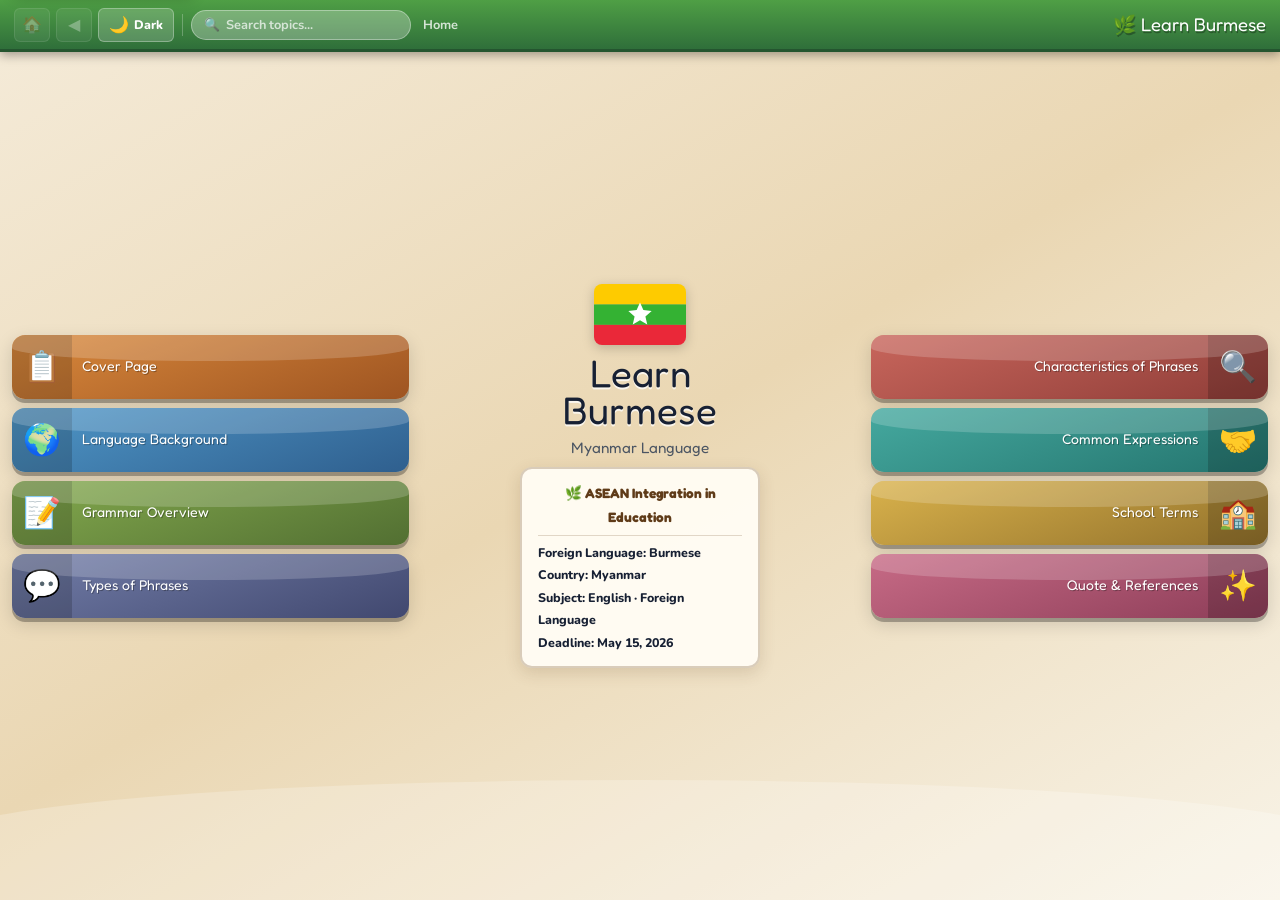
<file: archive/3Bb_Group6_Myanmar (unoptimized).html>
<!doctype html>
<html lang="en">
  <head>
    <meta charset="UTF-8" />
    <meta name="viewport" content="width=device-width, initial-scale=1.0" />
    <title>Learn Burmese - Myanmar Language</title>
    <link
      href="https://fonts.googleapis.com/css2?family=Fredoka+One&family=Nunito:wght@400;600;700;800&display=swap"
      rel="stylesheet"
    />

    <style>
      /* =====================================================
   CSS PART
   Original style.css merged into this one HTML file
   ===================================================== */
      *,
      *::before,
      *::after {
        box-sizing: border-box;
        margin: 0;
        padding: 0;
      }

      :root {
        --green-a: #6aca10;
        --green-b: #3e8a00;
        --green-border: #2a6200;
        --orange: #f4900c;
        --yellow: #ffd000;
        --radius: 13px;
        --shadow-btn:
          0 4px 0 rgba(0, 0, 0, 0.28), 0 6px 18px rgba(0, 0, 0, 0.15);
        --shadow-lg:
          0 6px 0 rgba(0, 0, 0, 0.25), 0 10px 24px rgba(0, 0, 0, 0.18);
      }

      body {
        font-family: "Nunito", sans-serif;
        background: #d0ccbc;
        height: 100vh;
        display: flex;
        flex-direction: column;
        overflow: hidden;
        color: #1a1a2e;
      }

      /* ============================
   TOOLBAR
============================ */
      #toolbar {
        background: linear-gradient(
          180deg,
          var(--green-a) 0%,
          var(--green-b) 100%
        );
        border-bottom: 3px solid var(--green-border);
        display: flex;
        align-items: center;
        gap: 6px;
        padding: 5px 14px;
        box-shadow: 0 3px 10px rgba(0, 0, 0, 0.35);
        flex-shrink: 0;
        z-index: 200;
        height: 48px;
      }

      .tb-btn {
        background: rgba(255, 255, 255, 0.18);
        border: 1.5px solid rgba(255, 255, 255, 0.3);
        border-radius: 6px;
        color: #fff;
        cursor: pointer;
        font-size: 1rem;
        width: 34px;
        height: 30px;
        display: flex;
        align-items: center;
        justify-content: center;
        transition:
          background 0.15s,
          transform 0.1s;
        flex-shrink: 0;
      }
      .tb-btn:hover {
        background: rgba(255, 255, 255, 0.32);
        transform: translateY(-1px);
      }
      .tb-btn:active {
        transform: translateY(0);
      }
      .tb-btn:disabled {
        opacity: 0.35;
        cursor: default;
        transform: none;
      }

      #tb-divider {
        width: 1px;
        height: 22px;
        background: rgba(255, 255, 255, 0.25);
        margin: 0 2px;
        flex-shrink: 0;
      }

      /* -- SEARCH -- */
      #search-wrap {
        position: relative;
        display: flex;
        align-items: center;
        background: rgba(255, 255, 255, 0.22);
        border: 1.5px solid rgba(255, 255, 255, 0.35);
        border-radius: 20px;
        padding: 0 10px 0 12px;
        height: 30px;
        width: 220px;
        flex-shrink: 0;
        transition:
          background 0.15s,
          width 0.2s;
      }
      #search-wrap:focus-within {
        background: rgba(255, 255, 255, 0.88);
        width: 280px;
      }
      #search-wrap:focus-within #search-icon {
        color: #555;
      }
      #search-wrap:focus-within #search-input {
        color: #1a1a2e;
      }
      #search-wrap:focus-within #search-input::placeholder {
        color: #aaa;
      }

      #search-icon {
        font-size: 0.8rem;
        color: rgba(255, 255, 255, 0.8);
        flex-shrink: 0;
        pointer-events: none;
      }
      #search-input {
        background: transparent;
        border: none;
        outline: none;
        font-family: "Nunito", sans-serif;
        font-size: 0.8rem;
        font-weight: 700;
        color: #fff;
        width: 100%;
        padding: 0 6px;
      }
      #search-input::placeholder {
        color: rgba(255, 255, 255, 0.7);
      }
      #search-clear {
        background: none;
        border: none;
        cursor: pointer;
        font-size: 0.75rem;
        color: #888;
        display: none;
        padding: 0;
        line-height: 1;
      }
      #search-clear.visible {
        display: block;
      }

      /* DROPDOWN */
      #search-dropdown {
        position: absolute;
        top: calc(100% + 6px);
        left: 0;
        right: 0;
        background: #fff;
        border: 2px solid #ddd;
        border-radius: 10px;
        box-shadow: 0 8px 24px rgba(0, 0, 0, 0.18);
        overflow: hidden;
        display: none;
        z-index: 300;
        min-width: 300px;
      }
      #search-dropdown.open {
        display: block;
      }

      .sd-header {
        font-size: 0.7rem;
        font-weight: 800;
        color: #999;
        text-transform: uppercase;
        letter-spacing: 0.05em;
        padding: 8px 12px 4px;
      }
      .sd-item {
        display: flex;
        align-items: center;
        gap: 10px;
        padding: 8px 12px;
        cursor: pointer;
        transition: background 0.1s;
        border-top: 1px solid #f0f0f0;
      }
      .sd-item:hover {
        background: #fff5e6;
      }
      .sd-item .sd-icon {
        font-size: 1.1rem;
        flex-shrink: 0;
      }
      .sd-item .sd-text {
        flex: 1;
      }
      .sd-item .sd-title {
        font-size: 0.88rem;
        font-weight: 800;
        color: #1a1a2e;
      }
      .sd-item .sd-desc {
        font-size: 0.76rem;
        color: #888;
        margin-top: 1px;
      }
      .sd-item mark {
        background: #ffe040;
        border-radius: 2px;
        padding: 0 1px;
        font-style: normal;
      }
      .sd-none {
        padding: 14px 12px;
        font-size: 0.86rem;
        color: #999;
        font-style: italic;
      }

      #tb-breadcrumb {
        flex: 1;
        font-size: 0.8rem;
        font-weight: 700;
        color: rgba(255, 255, 255, 0.78);
        padding-left: 6px;
        white-space: nowrap;
        overflow: hidden;
        text-overflow: ellipsis;
        min-width: 0;
      }

      #tb-brand {
        font-family: "Fredoka One", cursive;
        font-size: 1.15rem;
        color: #fff;
        text-shadow: 1px 2px 0 rgba(0, 0, 0, 0.3);
        display: flex;
        align-items: center;
        gap: 5px;
        flex-shrink: 0;
        white-space: nowrap;
      }

      /* ============================
   SCREEN SYSTEM
============================ */
      #app {
        flex: 1;
        overflow: hidden;
        position: relative;
      }
      .screen {
        position: absolute;
        inset: 0;
        display: none;
        overflow: hidden;
      }
      .screen.active {
        display: flex;
        flex-direction: column;
      }

      /* ============================
   HOME SCREEN
============================ */
      #home {
        background: linear-gradient(
          150deg,
          #ffa820 0%,
          #ffd840 50%,
          #fff5a0 100%
        );
        flex-direction: row;
        padding: 14px 12px;
        gap: 12px;
        align-items: stretch;
      }
      #home::before {
        content: "";
        position: absolute;
        bottom: 0;
        left: -5%;
        right: -5%;
        height: 120px;
        background: rgba(255, 255, 255, 0.22);
        border-radius: 50% 50% 0 0;
        pointer-events: none;
      }
      .home-col {
        flex: 1;
        display: flex;
        flex-direction: column;
        gap: 9px;
        justify-content: center;
        position: relative;
        z-index: 1;
      }
      .home-center {
        flex: 1.1;
        display: flex;
        flex-direction: column;
        align-items: center;
        justify-content: center;
        gap: 10px;
        text-align: center;
        position: relative;
        z-index: 1;
      }

      /* NAV BUTTONS */
      .nav-btn {
        display: flex;
        align-items: stretch;
        border: none;
        border-radius: var(--radius);
        box-shadow: var(--shadow-btn);
        cursor: pointer;
        overflow: hidden;
        text-decoration: none;
        transition:
          transform 0.12s,
          box-shadow 0.12s;
        position: relative;
        min-height: 58px;
        width: 100%;
      }
      .nav-btn::after {
        content: "";
        position: absolute;
        top: 0;
        left: 0;
        right: 0;
        height: 42%;
        background: rgba(255, 255, 255, 0.18);
        border-radius: var(--radius) var(--radius) 50% 50%;
        pointer-events: none;
      }
      .nav-btn:hover {
        transform: translateY(-4px);
        box-shadow: var(--shadow-lg);
      }
      .nav-btn:active {
        transform: translateY(1px);
        box-shadow: 0 2px 0 rgba(0, 0, 0, 0.25);
      }

      .nav-thumb {
        width: 60px;
        flex-shrink: 0;
        display: flex;
        align-items: center;
        justify-content: center;
        font-size: 1.9rem;
        background: rgba(0, 0, 0, 0.18);
      }
      .left-col .nav-thumb {
        border-radius: var(--radius) 0 0 var(--radius);
      }
      .right-col .nav-thumb {
        border-radius: 0 var(--radius) var(--radius) 0;
      }

      .nav-label {
        flex: 1;
        font-family: "Fredoka One", cursive;
        font-size: 0.88rem;
        color: #fff;
        text-shadow: 1px 1px 0 rgba(0, 0, 0, 0.3);
        padding: 8px 10px;
        display: flex;
        align-items: center;
        line-height: 1.2;
      }
      .right-col .nav-btn {
        flex-direction: row-reverse;
      }
      .right-col .nav-label {
        justify-content: flex-end;
        text-align: right;
      }

      /* Button palettes */
      .nb-orange {
        background: linear-gradient(160deg, #b9783e, #7c4a24);
      }

      .nb-blue {
        background: linear-gradient(160deg, #4f7fa6, #315878);
      }

      .nb-lime {
        background: linear-gradient(160deg, #789457, #4f6539);
      }

      .nb-slate {
        background: linear-gradient(160deg, #6f789b, #4a526f);
      }

      .nb-red {
        background: linear-gradient(160deg, #a85f5a, #743936);
      }

      .nb-teal {
        background: linear-gradient(160deg, #4f9a92, #2f6964);
      }

      .nb-gold {
        background: linear-gradient(160deg, #b89445, #735d2a);
      }

      .nb-rose {
        background: linear-gradient(160deg, #a8677c, #744052);
      }

      /* Center branding */
      .center-flag {
        width: 92px;
        display: flex;
        align-items: center;
        justify-content: center;
        filter: drop-shadow(0 3px 6px rgba(0, 0, 0, 0.2));
      }
      .center-flag svg {
        width: 100%;
        height: auto;
        display: block;
        border-radius: 8px;
      }
      .center-title {
        font-family: "Fredoka One", cursive;
        font-size: clamp(1.6rem, 3vw, 2.6rem);
        color: #172033;
        text-shadow: 0 2px 0 rgba(255, 255, 255, 0.75);
        line-height: 0.95;
      }
      .center-sub {
        font-family: "Fredoka One", cursive;
        font-size: 0.95rem;
        color: #4b5563;
        text-shadow: none;
      }
      .cover-card {
        background: rgba(255, 252, 244, 0.96);
        border: 2px solid rgba(120, 83, 45, 0.28);
        border-radius: 12px;
        padding: 12px 16px;
        width: 100%;
        max-width: 240px;
        font-size: 0.78rem;
        font-weight: 800;
        color: #172033;
        text-shadow: none;
        line-height: 1.8;
        text-align: left;
        box-shadow: 0 5px 16px rgba(92, 64, 32, 0.16);
      }
      .cover-card-title {
        font-family: "Fredoka One", cursive;
        font-size: 0.85rem;
        text-align: center;
        color: #5f3b18;
        border-bottom: 1px solid rgba(120, 83, 45, 0.22);
        padding-bottom: 5px;
        margin-bottom: 6px;
        text-shadow: none;
      }

      /* ============================
   CONTENT SCREENS
============================ */
      .content-screen {
        overflow-y: auto;
        background: linear-gradient(
          160deg,
          #ffb020 0%,
          #ffd840 35%,
          #fff8dc 100%
        );
      }
      .content-inner {
        max-width: 820px;
        margin: 0 auto;
        padding: 22px 18px 50px;
      }

      /* Section card */
      .section-card {
        margin-bottom: 22px;
      }

      .section-head {
        display: flex;
        align-items: center;
        gap: 12px;
        padding: 15px 20px;
        border-radius: var(--radius) var(--radius) 0 0;
        position: relative;
        overflow: hidden;
      }
      .section-head::after {
        content: "";
        position: absolute;
        top: 0;
        left: 0;
        right: 0;
        height: 40%;
        background: rgba(255, 255, 255, 0.16);
        border-radius: var(--radius) var(--radius) 55% 55%;
      }
      .section-head .sh-icon {
        font-size: 2rem;
      }
      .section-head h2 {
        font-family: "Fredoka One", cursive;
        font-size: 1.45rem;
        color: #fff;
        text-shadow: 1px 2px 0 rgba(0, 0, 0, 0.22);
      }

      .section-body {
        background: #fff;
        border: 2.5px solid rgba(0, 0, 0, 0.09);
        border-top: none;
        border-radius: 0 0 var(--radius) var(--radius);
        padding: 22px;
        box-shadow: 0 4px 18px rgba(0, 0, 0, 0.09);
      }

      /* Head color variants */
      .hd-orange {
        background: linear-gradient(135deg, #ffa820, #d46000);
      }
      .hd-blue {
        background: linear-gradient(135deg, #2aa4f0, #0e6ab8);
      }
      .hd-lime {
        background: linear-gradient(135deg, #9ed82a, #5e9010);
      }
      .hd-slate {
        background: linear-gradient(135deg, #7890d8, #3844a0);
      }
      .hd-red {
        background: linear-gradient(135deg, #ee4444, #aa1818);
      }
      .hd-teal {
        background: linear-gradient(135deg, #18c8b8, #008878);
      }
      .hd-gold {
        background: linear-gradient(135deg, #ffd030, #c08800);
      }
      .hd-rose {
        background: linear-gradient(135deg, #ee6688, #bb1144);
      }

      /* -- TIP BOX -- */
      .tip {
        background: #fffbe6;
        border: 1.5px solid #ffd000;
        border-radius: 8px;
        padding: 9px 13px;
        font-size: 0.86rem;
        margin-bottom: 16px;
        display: flex;
        gap: 7px;
        align-items: flex-start;
        line-height: 1.5;
      }

      /* -- FACT GRID -- */
      .fact-grid {
        display: grid;
        grid-template-columns: repeat(auto-fit, minmax(175px, 1fr));
        gap: 9px;
        margin-bottom: 14px;
      }
      .fact-tag {
        background: linear-gradient(135deg, #fff9e6, #fff3c0);
        border: 2px solid #ffd000;
        border-radius: 10px;
        padding: 11px 13px;
        display: flex;
        gap: 9px;
      }
      .ft-icon {
        font-size: 1.3rem;
        flex-shrink: 0;
      }
      .ft-label {
        font-size: 0.7rem;
        font-weight: 700;
        color: #777;
        text-transform: uppercase;
        letter-spacing: 0.04em;
      }
      .ft-val {
        font-size: 0.88rem;
        font-weight: 800;
      }

      /* -- GRAMMAR CARDS -- */
      .grammar-grid {
        display: grid;
        grid-template-columns: repeat(auto-fit, minmax(200px, 1fr));
        gap: 11px;
      }
      .grammar-card {
        background: linear-gradient(160deg, #eef6ff, #d8ecff);
        border: 2px solid #9abde8;
        border-radius: 12px;
        padding: 14px;
      }
      .grammar-card h3 {
        font-family: "Fredoka One", cursive;
        font-size: 0.92rem;
        color: #0e5fa0;
        margin-bottom: 5px;
      }
      .grammar-card p {
        font-size: 0.83rem;
        line-height: 1.5;
        color: #222;
      }
      .grammar-card .eg {
        margin-top: 8px;
        background: #fff;
        border-left: 3px solid #1c8fd8;
        padding: 5px 9px;
        border-radius: 0 5px 5px 0;
        font-size: 0.78rem;
        font-weight: 700;
        line-height: 1.55;
      }

      /* -- TABS -- */
      .tab-bar {
        display: flex;
        gap: 5px;
        flex-wrap: wrap;
        margin-bottom: 14px;
        border-bottom: 2px solid #eee;
        padding-bottom: 10px;
      }
      .tab-btn {
        background: #f0f0e8;
        border: 2px solid #ccc;
        border-radius: 20px;
        cursor: pointer;
        font-family: "Fredoka One", cursive;
        font-size: 0.82rem;
        padding: 5px 16px;
        color: #555;
        transition: all 0.15s;
      }
      .tab-btn.active {
        background: #f4900c;
        border-color: #c46000;
        color: #fff;
      }
      .tab-pane {
        display: none;
      }
      .tab-pane.active {
        display: block;
      }

      /* -- DATA TABLE -- */
      .data-table {
        width: 100%;
        border-collapse: separate;
        border-spacing: 0 5px;
      }
      .data-table thead th {
        padding: 8px 13px;
        text-align: left;
        font-family: "Fredoka One", cursive;
        font-size: 0.82rem;
        color: #fff;
      }
      .data-table thead th:first-child {
        border-radius: 7px 0 0 7px;
      }
      .data-table thead th:last-child {
        border-radius: 0 7px 7px 0;
      }
      .data-table tbody tr td {
        background: #faf5ee;
        padding: 9px 13px;
        font-size: 0.86rem;
        vertical-align: middle;
      }
      .data-table tbody tr:hover td {
        background: #ffe8c8;
      }
      .data-table tbody tr td:first-child {
        border-radius: 7px 0 0 7px;
        font-weight: 700;
      }
      .data-table tbody tr td:last-child {
        border-radius: 0 7px 7px 0;
      }

      .th-orange thead {
        background: #e47800;
      }
      .th-blue thead {
        background: #1c8fd8;
      }
      .th-lime thead {
        background: #5e9010;
      }
      .th-slate thead {
        background: #3844a0;
      }
      .th-red thead {
        background: #cc2828;
      }
      .th-teal thead {
        background: #008878;
      }
      .th-purple thead {
        background: #6622aa;
      }

      .mm {
        font-size: 1rem;
        font-weight: 800;
        color: #cc1800;
        display: block;
      }
      .rom {
        font-size: 0.74rem;
        font-style: italic;
        color: #888;
        display: block;
        margin-top: 1px;
      }

      /* -- CHARACTERISTICS -- */
      .char-list {
        display: flex;
        flex-direction: column;
        gap: 10px;
      }
      .char-item {
        background: linear-gradient(90deg, #eff6ff, #dde8ff);
        border: 2px solid #a8c8f0;
        border-radius: 10px;
        padding: 12px 15px;
        display: flex;
        gap: 12px;
      }
      .char-num {
        background: #1c8fd8;
        color: #fff;
        font-family: "Fredoka One", cursive;
        font-size: 1rem;
        min-width: 30px;
        height: 30px;
        border-radius: 50%;
        display: flex;
        align-items: center;
        justify-content: center;
        flex-shrink: 0;
      }
      .char-item h4 {
        font-size: 0.88rem;
        font-weight: 800;
        color: #0e5fa0;
        margin-bottom: 3px;
      }
      .char-item p {
        font-size: 0.83rem;
        color: #333;
        line-height: 1.5;
      }

      /* -- EXPRESSION CARDS -- */
      .expr-grid {
        display: grid;
        grid-template-columns: repeat(auto-fill, minmax(210px, 1fr));
        gap: 9px;
      }
      .expr-card {
        background: linear-gradient(160deg, #fff8ee, #ffe4c0);
        border: 2px solid #ffaa44;
        border-radius: 11px;
        padding: 11px 13px;
        transition: transform 0.12s;
      }
      .expr-card:hover {
        transform: translateY(-2px);
      }
      .expr-en {
        font-size: 0.72rem;
        font-weight: 700;
        color: #999;
        text-transform: uppercase;
        letter-spacing: 0.04em;
      }
      .expr-mm {
        font-size: 1rem;
        font-weight: 800;
        color: #cc1800;
        margin: 3px 0 2px;
        display: block;
      }
      .expr-rom {
        font-size: 0.74rem;
        font-style: italic;
        color: #777;
      }

      /* -- SCHOOL WORD CARDS -- */
      .word-grid {
        display: grid;
        grid-template-columns: repeat(auto-fill, minmax(130px, 1fr));
        gap: 8px;
      }
      .word-card {
        background: linear-gradient(160deg, #f5eeff, #e5d0ff);
        border: 2px solid #c090e8;
        border-radius: 11px;
        padding: 12px 10px;
        text-align: center;
        transition: transform 0.12s;
      }
      .word-card:hover {
        transform: translateY(-2px);
      }
      .wc-en {
        font-size: 0.72rem;
        font-weight: 700;
        color: #999;
        text-transform: uppercase;
        letter-spacing: 0.04em;
      }
      .wc-mm {
        font-size: 1.05rem;
        font-weight: 800;
        color: #7722bb;
        margin: 4px 0;
        display: block;
      }
      .wc-rom {
        font-size: 0.72rem;
        font-style: italic;
        color: #888;
      }

      /* -- QUOTE -- */
      .quote-block {
        background: linear-gradient(135deg, #f4900c, #ffd000);
        border-radius: 14px;
        padding: 26px 30px;
        text-align: center;
        position: relative;
        overflow: hidden;
        box-shadow:
          0 4px 0 rgba(0, 0, 0, 0.18),
          0 6px 18px rgba(0, 0, 0, 0.12);
      }
      .quote-block::before {
        content: "\201C";
        position: absolute;
        top: -18px;
        left: 10px;
        font-size: 110px;
        color: rgba(255, 255, 255, 0.18);
        font-family: Georgia, serif;
      }
      .quote-block p {
        font-family: "Fredoka One", cursive;
        font-size: 1.3rem;
        color: #fff;
        text-shadow: 1px 2px 0 rgba(0, 0, 0, 0.2);
        line-height: 1.4;
      }
      .quote-block .q-by {
        font-size: 0.85rem;
        margin-top: 8px;
        color: rgba(255, 255, 255, 0.78);
      }

      /* -- REFERENCES -- */
      .ref-list {
        display: flex;
        flex-direction: column;
        gap: 8px;
      }
      .ref-item {
        background: #f8f8f0;
        border: 1.5px solid #ddd;
        border-radius: 8px;
        padding: 9px 13px;
        font-size: 0.86rem;
        display: flex;
        gap: 9px;
        align-items: flex-start;
        line-height: 1.5;
      }
      .ref-item a {
        color: #0e5fa0;
        font-weight: 700;
        text-decoration: none;
      }
      .ref-item a:hover {
        text-decoration: underline;
      }

      /* -- COVER PAGE -- */
      .cover-inner {
        text-align: center;
        padding: 10px 0 20px;
      }
      .cover-inner .big-flag {
        font-size: 4.5rem;
      }
      .cover-inner h1 {
        font-family: "Fredoka One", cursive;
        font-size: 2.2rem;
        color: #1a1a2e;
        margin: 10px 0 4px;
      }
      .cover-inner .sub1 {
        font-size: 1rem;
        font-weight: 800;
        color: #555;
      }
      .cover-divider {
        border: none;
        border-top: 2px dashed #ddd;
        margin: 16px 0;
      }

      .cover-meta {
        display: grid;
        grid-template-columns: 1fr 1fr;
        gap: 10px;
        margin-top: 14px;
      }
      .meta-box {
        background: linear-gradient(135deg, #fff8ee, #ffe8c0);
        border: 2px solid #ffaa44;
        border-radius: 10px;
        padding: 12px 14px;
      }
      .meta-box .mb-label {
        font-size: 0.72rem;
        font-weight: 700;
        color: #999;
        text-transform: uppercase;
        letter-spacing: 0.04em;
        margin-bottom: 4px;
      }
      .meta-box .mb-val {
        font-size: 0.92rem;
        font-weight: 800;
        color: #1a1a2e;
      }
      .meta-box.full {
        grid-column: 1 / -1;
      }
      .members-list {
        display: flex;
        justify-content: center;
        align-items: center;
        flex-wrap: wrap;
        gap: 8px;
        margin-top: 6px;
      }
      .member-tag {
        background: #fff;
        border: 1.5px solid #ffaa44;
        border-radius: 20px;
        padding: 3px 12px;
        font-size: 0.82rem;
        font-weight: 700;
      }
      .country-flag {
        width: 90px;
        margin: 20px auto 0;
        display: flex;
        justify-content: center;
        align-items: center;
      }
      .country-flag svg {
        width: 100%;
        height: auto;
        display: block;
        border-radius: 8px;
      }

      /* -- UTILITIES -- */
      p,
      li {
        line-height: 1.6;
      }
      .prose {
        font-size: 0.9rem;
        color: #333;
        margin-top: 12px;
      }
      h3.sub-h {
        font-family: "Fredoka One", cursive;
        font-size: 1rem;
        color: #444;
        margin: 14px 0 8px;
      }
      .mt8 {
        margin-top: 8px;
      }
      .mt14 {
        margin-top: 14px;
      }
      .mt20 {
        margin-top: 20px;
      }
      .note {
        font-size: 0.8rem;
        color: #888;
        font-style: italic;
        margin-top: 6px;
      }

      /* -- PLACEHOLDER IMAGE BOXES -- */
      .ph-wrap {
        margin: 16px 0;
        border-radius: 10px;
        overflow: hidden;
        border: 2.5px dashed #ccc;
        background: #f8f8f0;
      }
      .ph-wrap img {
        width: 100%;
        display: block;
        border-radius: 8px;
      }
      .ph-box {
        display: flex;
        flex-direction: column;
        align-items: center;
        justify-content: center;
        gap: 6px;
        padding: 28px 20px;
        text-align: center;
        background: repeating-linear-gradient(
          45deg,
          #f8f8f0,
          #f8f8f0 8px,
          #f0eee4 8px,
          #f0eee4 16px
        );
      }
      .ph-box .ph-icon {
        font-size: 2rem;
        opacity: 0.5;
      }
      .ph-box .ph-title {
        font-weight: 800;
        font-size: 0.88rem;
        color: #888;
      }
      .ph-box .ph-hint {
        font-size: 0.75rem;
        color: #aaa;
        font-family: monospace;
        background: #eee;
        padding: 3px 9px;
        border-radius: 4px;
      }

      /* -- HIGHLIGHT from search -- */
      .search-highlight {
        animation: pulse-highlight 1.8s ease-out;
      }
      @keyframes pulse-highlight {
        0% {
          box-shadow: 0 0 0 0 rgba(244, 144, 12, 0.7);
        }
        50% {
          box-shadow: 0 0 0 8px rgba(244, 144, 12, 0.25);
        }
        100% {
          box-shadow: none;
        }
      }

      /* =====================================================
   CSS PART
   Accessibility, mobile, color, and theme improvements
   These rules keep the original retro app layout
   ===================================================== */
      :root {
        --green-a: #4f9f45;
        --green-b: #2f6f3a;
        --green-border: #24552f;
        --orange: #d9822b;
        --yellow: #f2d36b;
        --focus-ring: #2455d6;
        --page-bg: #f3efe2;
        --card-bg: #ffffff;
        --text-main: #172033;
        --text-muted: #5d6370;
        --border-soft: rgba(23, 32, 51, 0.14);
      }

      html {
        scroll-behavior: smooth;
      }
      body {
        background: var(--page-bg);
        color: var(--text-main);
      }

      .skip-link {
        position: absolute;
        left: 12px;
        top: -48px;
        z-index: 999;
        background: #ffffff;
        color: #172033;
        padding: 10px 14px;
        border-radius: 8px;
        font-weight: 800;
        box-shadow: 0 4px 14px rgba(0, 0, 0, 0.2);
      }
      .skip-link:focus {
        top: 12px;
      }

      button,
      input,
      a {
        font: inherit;
      }

      button:focus-visible,
      input:focus-visible,
      a:focus-visible,
      .tab-btn:focus-visible,
      .nav-btn:focus-visible {
        outline: 3px solid var(--focus-ring);
        outline-offset: 3px;
      }

      #toolbar {
        min-height: 52px;
        height: auto;
        background: linear-gradient(180deg, var(--green-a), var(--green-b));
      }

      .tb-btn {
        min-width: 36px;
        min-height: 34px;
      }

      #theme-toggle {
        width: auto;
        min-width: 44px;
        padding: 0 10px;
        gap: 5px;
      }
      .theme-label {
        font-size: 0.78rem;
        font-weight: 800;
      }

      #search-wrap {
        background: rgba(255, 255, 255, 0.28);
      }
      #search-wrap:focus-within {
        background: #ffffff;
      }

      #home {
        background: linear-gradient(
          150deg,
          #f4ead7 0%,
          #ead7b3 48%,
          #f8f3e7 100%
        );
        flex-direction: row;
        padding: 14px 12px;
        gap: 12px;
        align-items: stretch;
      }
      .content-screen {
        background: linear-gradient(
          160deg,
          #f0b65a 0%,
          #f5d98b 35%,
          #fbf3cf 100%
        );
      }

      .nav-btn {
        min-height: 64px;
      }
      .nb-orange {
        background: linear-gradient(160deg, #d9893c, #9e5421);
      }
      .nb-blue {
        background: linear-gradient(160deg, #4f97c8, #2f5f8e);
      }
      .nb-lime {
        background: linear-gradient(160deg, #84aa4e, #526f32);
      }
      .nb-slate {
        background: linear-gradient(160deg, #727da8, #41486f);
      }
      .nb-red {
        background: linear-gradient(160deg, #c8665c, #8f3d38);
      }
      .nb-teal {
        background: linear-gradient(160deg, #45a99f, #24746e);
      }
      .nb-gold {
        background: linear-gradient(160deg, #d9b24c, #92712b);
      }
      .nb-rose {
        background: linear-gradient(160deg, #c76b86, #8d3d58);
      }

      .section-body {
        background: var(--card-bg);
        border-color: var(--border-soft);
      }
      .tip {
        background: #fff8dc;
        border-color: #e9ca62;
        color: #343434;
      }
      .prose,
      .char-item p,
      .grammar-card p {
        color: #2d3443;
      }
      .ft-label,
      .expr-en,
      .wc-en,
      .meta-box .mb-label {
        color: var(--text-muted);
      }
      .data-table tbody tr td {
        background: #fbf5ec;
      }
      .data-table tbody tr:hover td {
        background: #f4e5ce;
      }
      .ph-box {
        background: repeating-linear-gradient(
          45deg,
          #f7f3ea,
          #f7f3ea 8px,
          #eee8da 8px,
          #eee8da 16px
        );
      }

      .visually-hidden {
        position: absolute !important;
        width: 1px !important;
        height: 1px !important;
        padding: 0 !important;
        margin: -1px !important;
        overflow: hidden !important;
        clip: rect(0, 0, 0, 0) !important;
        white-space: nowrap !important;
        border: 0 !important;
      }

      body[data-theme="dark"] {
        --green-a: #315e4b;
        --green-b: #1f4033;
        --green-border: #142b22;
        --focus-ring: #ffd36b;
        --page-bg: #121722;
        --card-bg: #1b2230;
        --text-main: #f2f5f7;
        --text-muted: #c3cad4;
        --border-soft: rgba(255, 255, 255, 0.14);
        background: var(--page-bg);
        color: var(--text-main);
      }

      body[data-theme="dark"] #home,
      body[data-theme="dark"] .content-screen {
        background: linear-gradient(
          160deg,
          #1b2733 0%,
          #22354a 55%,
          #15202b 100%
        );
      }

      body[data-theme="dark"] .section-body,
      body[data-theme="dark"] #search-dropdown,
      body[data-theme="dark"] .meta-box,
      body[data-theme="dark"] .grammar-card,
      body[data-theme="dark"] .expr-card,
      body[data-theme="dark"] .word-card,
      body[data-theme="dark"] .fact-tag,
      body[data-theme="dark"] .char-item,
      body[data-theme="dark"] .ref-item,
      body[data-theme="dark"] .ph-wrap {
        background: var(--card-bg);
        color: var(--text-main);
        border-color: var(--border-soft);
      }

      body[data-theme="dark"] .tip {
        background: #2a2a1d;
        border-color: #8d793a;
        color: #f2f5f7;
      }
      body[data-theme="dark"] .prose,
      body[data-theme="dark"] .char-item p,
      body[data-theme="dark"] .grammar-card p,
      body[data-theme="dark"] .meta-box .mb-val,
      body[data-theme="dark"] .cover-inner h1,
      body[data-theme="dark"] h3.sub-h {
        color: var(--text-main);
      }

      body[data-theme="dark"] .ft-label,
      body[data-theme="dark"] .expr-en,
      body[data-theme="dark"] .wc-en,
      body[data-theme="dark"] .meta-box .mb-label,
      body[data-theme="dark"] .note,
      body[data-theme="dark"] .rom,
      body[data-theme="dark"] .expr-rom,
      body[data-theme="dark"] .wc-rom,
      body[data-theme="dark"] .sd-desc {
        color: var(--text-muted);
      }

      body[data-theme="dark"] .data-table tbody tr td {
        background: #222b3a;
        color: var(--text-main);
      }
      body[data-theme="dark"] .data-table tbody tr:hover td {
        background: #2d3748;
      }
      body[data-theme="dark"] #search-wrap:focus-within {
        background: #ffffff;
      }
      body[data-theme="dark"] #search-dropdown {
        box-shadow: 0 10px 24px rgba(0, 0, 0, 0.45);
      }
      body[data-theme="dark"] .sd-title {
        color: var(--text-main);
      }
      body[data-theme="dark"] .sd-item {
        border-top-color: rgba(255, 255, 255, 0.08);
      }
      body[data-theme="dark"] .sd-item:hover {
        background: #2d3748;
      }
      body[data-theme="dark"] .ph-box {
        background: repeating-linear-gradient(
          45deg,
          #202938,
          #202938 8px,
          #263143 8px,
          #263143 16px
        );
      }
      body[data-theme="dark"] .ph-box .ph-hint {
        background: #111827;
        color: #d9dee7;
      }
      body[data-theme="dark"] .quote-block {
        background: linear-gradient(135deg, #6f5630, #9a7738);
      }

      /* Softer section and table colors */
      .hd-orange {
        background: linear-gradient(135deg, #d9893c, #9e5421);
      }
      .hd-blue {
        background: linear-gradient(135deg, #4f97c8, #2f5f8e);
      }
      .hd-lime {
        background: linear-gradient(135deg, #84aa4e, #526f32);
      }
      .hd-slate {
        background: linear-gradient(135deg, #727da8, #41486f);
      }
      .hd-red {
        background: linear-gradient(135deg, #c8665c, #8f3d38);
      }
      .hd-teal {
        background: linear-gradient(135deg, #45a99f, #24746e);
      }
      .hd-gold {
        background: linear-gradient(135deg, #d9b24c, #92712b);
      }
      .hd-rose {
        background: linear-gradient(135deg, #c76b86, #8d3d58);
      }

      .th-orange thead {
        background: #9e5421;
      }
      .th-blue thead {
        background: #2f5f8e;
      }
      .th-lime thead {
        background: #526f32;
      }
      .th-slate thead {
        background: #41486f;
      }
      .th-red thead {
        background: #8f3d38;
      }
      .th-teal thead {
        background: #24746e;
      }
      .th-purple thead {
        background: #5b4779;
      }

      body[data-theme="dark"] .hd-orange,
      body[data-theme="dark"] .hd-blue,
      body[data-theme="dark"] .hd-lime,
      body[data-theme="dark"] .hd-slate,
      body[data-theme="dark"] .hd-red,
      body[data-theme="dark"] .hd-teal,
      body[data-theme="dark"] .hd-gold,
      body[data-theme="dark"] .hd-rose {
        background: linear-gradient(135deg, #34465a, #223142);
      }
      /* DARK MODE FIX: readable soft white boxes */
      body[data-theme="dark"] .member-tag,
      body[data-theme="dark"] .grammar-card .eg {
        background: #f3f5f8;
        color: #172033;
        text-shadow: none;
      }

      /* DARK MODE FIX: softer cover subtitle */
      body[data-theme="dark"] .cover-inner .sub1 {
        color: #d7dde6;
      }

      @media (prefers-reduced-motion: reduce) {
        *,
        *::before,
        *::after {
          animation-duration: 0.01ms !important;
          animation-iteration-count: 1 !important;
          scroll-behavior: auto !important;
          transition-duration: 0.01ms !important;
        }
      }

      @media (max-width: 820px) {
        body {
          height: auto;
          min-height: 100vh;
          overflow: auto;
        }
        #toolbar {
          position: sticky;
          top: 0;
          flex-wrap: wrap;
          gap: 8px;
          padding: 8px;
        }
        #search-wrap,
        #search-wrap:focus-within {
          order: 5;
          width: 100%;
        }
        #tb-breadcrumb {
          order: 6;
          flex-basis: 100%;
          padding-left: 2px;
        }
        #tb-brand {
          margin-left: auto;
          font-size: 1rem;
        }
        #app {
          min-height: calc(100vh - 96px);
          overflow: visible;
        }
        .screen {
          position: relative;
          min-height: calc(100vh - 96px);
        }
        #home.screen.active {
          display: grid;
          grid-template-columns: 1fr;
          align-items: stretch;
          overflow-y: auto;
        }
        .home-center {
          order: -1;
          padding: 8px 0;
        }
        .home-col {
          justify-content: flex-start;
        }
        .right-col .nav-btn {
          flex-direction: row;
        }
        .right-col .nav-label {
          justify-content: flex-start;
          text-align: left;
        }
        .content-inner {
          padding: 16px 12px 40px;
        }
        .section-body {
          padding: 16px;
        }
        .cover-meta {
          grid-template-columns: 1fr;
        }
        .data-table {
          display: block;
          overflow-x: auto;
          white-space: nowrap;
        }
      }

      @media (max-width: 520px) {
        .center-title {
          font-size: 2rem;
        }
        .section-head {
          padding: 12px 14px;
        }
        .section-head h2 {
          font-size: 1.12rem;
        }
        .section-head .sh-icon {
          font-size: 1.45rem;
        }
        .expr-grid {
          grid-template-columns: 1fr;
        }
        .word-grid {
          grid-template-columns: repeat(2, minmax(0, 1fr));
        }
        .tab-btn {
          width: 100%;
          text-align: left;
        }
        .char-item {
          flex-direction: column;
        }
      }
    </style>
  </head>
  <body data-theme="light">
    <a class="skip-link" href="#app">Skip to main content</a>

    <!-- ==============================
     TOOLBAR
============================== -->
    <div id="toolbar">
      <button
        class="tb-btn"
        id="btn-home"
        type="button"
        onclick="goHome()"
        title="Home"
        aria-label="Home"
      >
        🏠
      </button>
      <button
        class="tb-btn"
        id="btn-back"
        type="button"
        onclick="goBack()"
        title="Back"
        aria-label="Back"
        disabled
      >
        ◀
      </button>
      <button
        class="tb-btn"
        id="theme-toggle"
        type="button"
        onclick="toggleTheme()"
        title="Switch to dark mode"
        aria-label="Switch to dark mode"
      >
        <span id="theme-icon">🌙</span><span class="theme-label">Dark</span>
      </button>
      <div id="tb-divider"></div>

      <!-- SEARCH -->
      <div id="search-wrap">
        <span id="search-icon" aria-hidden="true">🔍</span>
        <label class="visually-hidden" for="search-input">Search topics</label>
        <input
          id="search-input"
          type="text"
          placeholder="Search topics..."
          autocomplete="off"
          aria-label="Search topics"
          aria-controls="search-dropdown"
          aria-expanded="false"
          oninput="onSearch(this.value)"
          onkeydown="onSearchKey(event)"
          onfocus="if (this.value) openDropdown();"
        />
        <button
          id="search-clear"
          type="button"
          onclick="clearSearch()"
          title="Clear search"
          aria-label="Clear search"
        >
          ✕
        </button>
        <div
          id="search-dropdown"
          role="listbox"
          aria-label="Search results"
        ></div>
      </div>

      <div id="tb-breadcrumb">Home</div>
      <div id="tb-brand">🌿 Learn Burmese</div>
    </div>

    <!-- ==============================
     APP
============================== -->
    <main id="app" tabindex="-1">
      <!-- +===========+
     |   HOME    |
     +===========+ -->
      <div id="home" class="screen active" aria-hidden="false">
        <div class="home-col left-col">
          <button
            class="nav-btn nb-orange"
            type="button"
            onclick="navigate('cover')"
            aria-label="Open cover"
          >
            <div class="nav-thumb">📋</div>
            <div class="nav-label">Cover Page</div>
          </button>
          <button
            class="nav-btn nb-blue"
            type="button"
            onclick="navigate('background')"
            aria-label="Open background"
          >
            <div class="nav-thumb">🌍</div>
            <div class="nav-label">Language Background</div>
          </button>
          <button
            class="nav-btn nb-lime"
            type="button"
            onclick="navigate('grammar')"
            aria-label="Open grammar"
          >
            <div class="nav-thumb">📝</div>
            <div class="nav-label">Grammar Overview</div>
          </button>
          <button
            class="nav-btn nb-slate"
            type="button"
            onclick="navigate('phrases')"
            aria-label="Open phrases"
          >
            <div class="nav-thumb">💬</div>
            <div class="nav-label">Types of Phrases</div>
          </button>
        </div>

        <div class="home-center">
          <div class="center-flag" role="img" aria-label="Flag of Myanmar">
            <svg viewBox="0 0 900 600" xmlns="http://www.w3.org/2000/svg">
              <rect width="900" height="200" fill="#FECB00" />
              <rect y="200" width="900" height="200" fill="#34B233" />
              <rect y="400" width="900" height="200" fill="#EA2839" />
              <polygon
                fill="#FFFFFF"
                points="450,180 482.9,254.7 564.1,263.3 503,317.1 520.9,396.7 450,355 379.1,396.7 397,317.1 335.9,263.3 417.1,254.7"
              />
            </svg>
          </div>
          <div class="center-title">Learn<br />Burmese</div>
          <div class="center-sub">Myanmar Language</div>
          <div class="cover-card">
            <div class="cover-card-title">
              🌿 ASEAN Integration in Education
            </div>
            Foreign Language: Burmese<br />
            Country: Myanmar<br />
            Subject: English · Foreign Language<br />
            Deadline: May 15, 2026
          </div>
        </div>

        <div class="home-col right-col">
          <button
            class="nav-btn nb-red"
            type="button"
            onclick="navigate('characteristics')"
            aria-label="Open characteristics"
          >
            <div class="nav-thumb">🔍</div>
            <div class="nav-label">Characteristics of Phrases</div>
          </button>
          <button
            class="nav-btn nb-teal"
            type="button"
            onclick="navigate('expressions')"
            aria-label="Open expressions"
          >
            <div class="nav-thumb">🤝</div>
            <div class="nav-label">Common Expressions</div>
          </button>
          <button
            class="nav-btn nb-gold"
            type="button"
            onclick="navigate('school')"
            aria-label="Open school"
          >
            <div class="nav-thumb">🏫</div>
            <div class="nav-label">School Terms</div>
          </button>
          <button
            class="nav-btn nb-rose"
            type="button"
            onclick="navigate('quote')"
            aria-label="Open quote"
          >
            <div class="nav-thumb">✨</div>
            <div class="nav-label">Quote &amp; References</div>
          </button>
        </div>
      </div>
      <!-- /home -->

      <!-- +==============+
     |  COVER PAGE  |
     +==============+ -->
      <div id="cover" class="screen content-screen" aria-hidden="true">
        <div class="content-inner">
          <div class="section-card">
            <div class="section-head hd-orange">
              <span class="sh-icon">📋</span>
              <h2>Cover Page</h2>
            </div>
            <div class="section-body">
              <div class="cover-inner">
                <!-- =====================================================
             COVER IMAGE
             Replace the placeholder below with your own image.
             Recommended: photo of Myanmar (e.g. Shwedagon Pagoda,
             Bagan temples, or the Myanmar flag).
             Example: <img src="images/cover.jpg" alt="Myanmar">
             Suggested size: 700 × 220 px
             ===================================================== -->
                <div class="ph-wrap">
                  <div class="ph-box">
                    <span class="ph-icon">🖼️</span>
                    <span class="ph-title"
                      >Cover Image , Myanmar / Shwedagon Pagoda</span
                    >
                    <span class="ph-hint"
                      >replace src="" with your image path</span
                    >
                  </div>
                  <!-- <img src="" alt="Myanmar cover photo"> -->
                </div>

                <div class="country-flag" aria-label="Flag of Myanmar">
                  <svg viewBox="0 0 900 600" xmlns="http://www.w3.org/2000/svg">
                    <rect width="900" height="200" fill="#FECB00" />
                    <rect y="200" width="900" height="200" fill="#34B233" />
                    <rect y="400" width="900" height="200" fill="#EA2839" />
                    <polygon
                      fill="#FFFFFF"
                      points="450,180 482.9,254.7 564.1,263.3 503,317.1 520.9,396.7 450,355 379.1,396.7 397,317.1 335.9,263.3 417.1,254.7"
                    />
                  </svg>
                </div>
                <h1>Learn Burmese</h1>
                <div class="sub1">
                  Myanmar (Burma) , ASEAN Integration in Education
                </div>
                <hr class="cover-divider" />
                <div class="cover-meta">
                  <div class="meta-box">
                    <div class="mb-label">Foreign Language</div>
                    <div class="mb-val">Burmese (မြန်မာဘာသာ)</div>
                  </div>
                  <div class="meta-box">
                    <div class="mb-label">Country</div>
                    <div class="mb-val">
                      Myanmar (Republic of the Union of Myanmar)
                    </div>
                  </div>
                  <div class="meta-box">
                    <div class="mb-label">Section / Group</div>
                    <div class="mb-val">BSED-3Bb</div>
                  </div>
                  <div class="meta-box">
                    <div class="mb-label">Subject</div>
                    <div class="mb-val">ASEAN Integration in Education</div>
                  </div>
                  <div class="meta-box full">
                    <div class="mb-label">Group Members</div>
                    <div class="members-list">
                      <span class="member-tag">Ma. Christine M. Convocar</span>
                      <span class="member-tag">Sheryl S. De Chavez</span>
                    </div>
                  </div>
                  <div class="meta-box">
                    <div class="mb-label">Teacher</div>
                    <div class="mb-val">Ms. Cristia Amparo-Tubale</div>
                  </div>
                  <div class="meta-box">
                    <div class="mb-label">Submission Date</div>
                    <div class="mb-val">May 15, 2026</div>
                  </div>
                </div>
              </div>
            </div>
          </div>
        </div>
      </div>
      <!-- /cover -->

      <!-- +=======================+
     |  LANGUAGE BACKGROUND  |
     +=======================+ -->
      <div id="background" class="screen content-screen" aria-hidden="true">
        <div class="content-inner">
          <div class="section-card">
            <div class="section-head hd-blue">
              <span class="sh-icon">🌍</span>
              <h2>Language Background</h2>
            </div>
            <div class="section-body">
              <div class="tip">
                💡 Burmese is the official language of Myanmar, a country in
                Southeast Asia. It belongs to the Sino-Tibetan language family,
                the same broad group as Mandarin Chinese and Tibetan.
              </div>
              <div class="fact-grid">
                <div class="fact-tag">
                  <span class="ft-icon">🗣️</span>
                  <div>
                    <div class="ft-label">Native Speakers</div>
                    <div class="ft-val">~33 million</div>
                  </div>
                </div>
                <div class="fact-tag">
                  <span class="ft-icon">📍</span>
                  <div>
                    <div class="ft-label">Spoken In</div>
                    <div class="ft-val">Myanmar (Burma)</div>
                  </div>
                </div>
                <div class="fact-tag">
                  <span class="ft-icon">🌿</span>
                  <div>
                    <div class="ft-label">Language Family</div>
                    <div class="ft-val">Sino-Tibetan (Tibeto-Burman)</div>
                  </div>
                </div>
                <div class="fact-tag">
                  <span class="ft-icon">📖</span>
                  <div>
                    <div class="ft-label">Script</div>
                    <div class="ft-val">Burmese script (circular letters)</div>
                  </div>
                </div>
                <div class="fact-tag">
                  <span class="ft-icon">🏛️</span>
                  <div>
                    <div class="ft-label">Influenced By</div>
                    <div class="ft-val">Pali, Mon, Sanskrit</div>
                  </div>
                </div>
                <div class="fact-tag">
                  <span class="ft-icon">🎵</span>
                  <div>
                    <div class="ft-label">Tones</div>
                    <div class="ft-val">4 tones (pitch affects meaning)</div>
                  </div>
                </div>
                <div class="fact-tag">
                  <span class="ft-icon">📅</span>
                  <div>
                    <div class="ft-label">Script Developed</div>
                    <div class="ft-val">~12th century CE</div>
                  </div>
                </div>
                <div class="fact-tag">
                  <span class="ft-icon">🏢</span>
                  <div>
                    <div class="ft-label">Official Status</div>
                    <div class="ft-val">Official language of Myanmar</div>
                  </div>
                </div>
              </div>
              <h3 class="sub-h">📜 History and Influence</h3>

              <!-- =====================================================
           BACKGROUND IMAGE
           Recommended: map of Myanmar, OR a photo of the
           Irrawaddy River, Pagan/Bagan temples, or Burmese
           script carved in stone.
           Example: <img src="images/myanmar-map.jpg" alt="Map of Myanmar">
           Suggested size: 760 × 280 px
           ===================================================== -->
              <div class="ph-wrap">
                <div class="ph-box">
                  <span class="ph-icon">🗺️</span>
                  <span class="ph-title"
                    >Image , Map of Myanmar or Bagan Temples</span
                  >
                  <span class="ph-hint"
                    >replace src="" with your image path</span
                  >
                </div>
                <!-- <img src="" alt="Map of Myanmar"> -->
              </div>
              <p class="prose">
                Burmese developed from Old Burmese spoken by the Bamar people
                who settled the Irrawaddy River valley around the 9th century
                CE. The Burmese script was adapted from the Mon script , itself
                derived from Indian Brahmic scripts , around the 12th century
                during the Pagan Empire, one of Southeast Asia's earliest great
                kingdoms.
              </p>
              <p class="prose mt8">
                Pali, the classical language of Theravada Buddhism, has
                contributed thousands of words to Burmese vocabulary, especially
                in religion, law, and literature. Sanskrit contributed further
                through Indian cultural exchange. Because Myanmar sits at the
                crossroads of South and Southeast Asia, Burmese also shows
                influence from Mon, Shan, and neighboring Tai languages.
              </p>
              <p class="prose mt8">
                Today, Burmese is written in a distinctive circular script and
                spoken by around 33 million people as their first language, with
                millions more using it as a second language across Myanmar's
                many ethnic groups.
              </p>
            </div>
          </div>
        </div>
      </div>
      <!-- /background -->

      <!-- +==================+
     | GRAMMAR OVERVIEW |
     +==================+ -->
      <div id="grammar" class="screen content-screen" aria-hidden="true">
        <div class="content-inner">
          <div class="section-card">
            <div class="section-head hd-lime">
              <span class="sh-icon">📐</span>
              <h2>Grammar Overview</h2>
            </div>
            <div class="section-body">
              <div class="tip">
                💡 Burmese grammar follows patterns very different from English
                , but once you see each rule, it becomes consistent and logical.
              </div>

              <!-- =====================================================
           GRAMMAR IMAGE
           Recommended: a sample of Burmese script / text,
           or a chart showing the SOV word order visually.
           Example: <img src="images/burmese-script.jpg" alt="Burmese script">
           Suggested size: 760 × 200 px
           ===================================================== -->
              <div class="ph-wrap">
                <div class="ph-box">
                  <span class="ph-icon">✍️</span>
                  <span class="ph-title">Image , Sample of Burmese Script</span>
                  <span class="ph-hint"
                    >replace src="" with your image path</span
                  >
                </div>
                <!-- <img src="" alt="Burmese script sample"> -->
              </div>
              <div class="grammar-grid">
                <div class="grammar-card">
                  <h3>📌 Basic Word Order: SOV</h3>
                  <p>
                    Burmese uses Subject-Object-Verb order. The verb always
                    comes at the <strong>end</strong> of the sentence, unlike
                    English where the verb comes in the middle.
                  </p>
                  <div class="eg">
                    🇬🇧 I eat rice.<br />🇲🇲 I rice eat.<br />(ကျွန်တော်
                    ထမင်းစားသည်)
                  </div>
                </div>
                <div class="grammar-card">
                  <h3>🏗️ Sentence Structure</h3>
                  <p>
                    A basic Burmese sentence follows:
                    <strong>[Subject] + [Object] + [Verb] + [Particle]</strong>.
                    Particles are small words added after the verb to show
                    politeness, tense, or mood.
                  </p>
                  <div class="eg">
                    Subject + Object + Verb + ပါတယ် (polite marker)
                  </div>
                </div>
                <div class="grammar-card">
                  <h3>👫 Plural Form</h3>
                  <p>
                    Burmese nouns do not change form to show plural. Context
                    usually makes the meaning clear. The particle
                    <strong>တွေ (tway)</strong> can optionally be added to
                    emphasize multiple items.
                  </p>
                  <div class="eg">
                    ကျောင်းသား = student or students<br />ကျောင်းသားတွေ =
                    students (emphatic)
                  </div>
                </div>
                <div class="grammar-card">
                  <h3>⏱️ Verb Tense Pattern</h3>
                  <p>
                    Burmese verbs <strong>never change form</strong> for tense.
                    Instead, time-marking particles are added after the verb
                    root to indicate past, present, or future.
                  </p>
                  <div class="eg">
                    စား + ပြီ (pyi) = already ate<br />စား + နေ (nay) = is
                    eating<br />စား + မယ် (meh) = will eat
                  </div>
                </div>
                <div class="grammar-card">
                  <h3>🎭 Politeness Particles</h3>
                  <p>
                    Burmese uses <strong>sentence-final particles</strong> to
                    signal politeness and formality. The particle
                    <strong>ပါ (pa)</strong> elevates any statement to formal
                    register.
                  </p>
                  <div class="eg">
                    ကျေးဇူးတင်တယ် (casual)<br />ကျေးဇူးတင်ပါတယ် (formal/polite)
                  </div>
                </div>
                <div class="grammar-card">
                  <h3>🎵 Tonal System</h3>
                  <p>
                    Burmese has <strong>four tones</strong>: low, high, creaky,
                    and checked. The same syllable spoken in a different tone
                    carries a completely different meaning, so pitch is part of
                    the word itself.
                  </p>
                  <div class="eg">
                    မာ = hard · မာ (different tone) = mother<br />(tone changes
                    meaning entirely)
                  </div>
                </div>
              </div>
            </div>
          </div>
        </div>
      </div>
      <!-- /grammar -->

      <!-- +==================+
     | TYPES OF PHRASES |
     +==================+ -->
      <div id="phrases" class="screen content-screen" aria-hidden="true">
        <div class="content-inner">
          <div class="section-card">
            <div class="section-head hd-slate">
              <span class="sh-icon">💬</span>
              <h2>Types of Phrases</h2>
            </div>
            <div class="section-body">
              <div class="tip">
                💡 A phrase is a group of words that work together as a single
                unit. Click each tab to explore the four main phrase types in
                Burmese.
              </div>

              <div class="tab-bar">
                <button
                  class="tab-btn active"
                  type="button"
                  onclick="switchTab(this, 'tp-verbal')"
                  aria-controls="tp-verbal"
                >
                  🏃 Verbal Phrases
                </button>
                <button
                  class="tab-btn"
                  type="button"
                  onclick="switchTab(this, 'tp-noun')"
                  aria-controls="tp-noun"
                >
                  📦 Noun Phrases
                </button>
                <button
                  class="tab-btn"
                  type="button"
                  onclick="switchTab(this, 'tp-adjective')"
                  aria-controls="tp-adjective"
                >
                  🎨 Adjective Phrases
                </button>
                <button
                  class="tab-btn"
                  type="button"
                  onclick="switchTab(this, 'tp-post')"
                  aria-controls="tp-post"
                >
                  📍 Prepositional Phrases
                </button>
              </div>

              <!-- VERBAL -->
              <div id="tp-verbal" class="tab-pane active">
                <p class="prose" style="margin-bottom: 12px">
                  A <strong>verbal phrase</strong> is built around a verb and
                  includes any objects or complements that complete its meaning.
                  In Burmese, the verb always appears at the end of the phrase,
                  followed by tense or mood particles.
                </p>
                <table class="data-table th-slate">
                  <thead>
                    <tr>
                      <th>#</th>
                      <th>Burmese Phrase</th>
                      <th>Romanization</th>
                      <th>English Translation</th>
                    </tr>
                  </thead>
                  <tbody>
                    <tr>
                      <td>1</td>
                      <td>
                        <span class="mm">ထမင်းစားသည်</span
                        ><span class="rom">hta-min sa-theh</span>
                      </td>
                      <td>hta-min sa-theh</td>
                      <td>eats rice</td>
                    </tr>
                    <tr>
                      <td>2</td>
                      <td>
                        <span class="mm">ကျောင်းသို့သွားသည်</span
                        ><span class="rom">kyaung-thoh thwa-theh</span>
                      </td>
                      <td>kyaung-thoh thwa-theh</td>
                      <td>goes to school</td>
                    </tr>
                    <tr>
                      <td>3</td>
                      <td>
                        <span class="mm">စာဖတ်နေသည်</span
                        ><span class="rom">za phut nay-theh</span>
                      </td>
                      <td>za phut nay-theh</td>
                      <td>is reading a book</td>
                    </tr>
                    <tr>
                      <td>4</td>
                      <td>
                        <span class="mm">ရေသောက်မည်</span
                        ><span class="rom">yay thauk-meh</span>
                      </td>
                      <td>yay thauk-meh</td>
                      <td>will drink water</td>
                    </tr>
                    <tr>
                      <td>5</td>
                      <td>
                        <span class="mm">သီချင်းဆိုသည်</span
                        ><span class="rom">thi-chin zo-theh</span>
                      </td>
                      <td>thi-chin zo-theh</td>
                      <td>sings a song</td>
                    </tr>
                    <tr>
                      <td>6</td>
                      <td>
                        <span class="mm">အိပ်နေသည်</span
                        ><span class="rom">ait nay-theh</span>
                      </td>
                      <td>ait nay-theh</td>
                      <td>is sleeping</td>
                    </tr>
                  </tbody>
                </table>
              </div>

              <!-- NOUN -->
              <div id="tp-noun" class="tab-pane">
                <p class="prose" style="margin-bottom: 12px">
                  A <strong>noun phrase</strong> is built around a noun and
                  includes modifiers that describe or specify it. In Burmese,
                  modifiers come <em>before</em> the noun, introduced by the
                  relative-clause marker <strong>သော (daw)</strong>.
                </p>
                <table class="data-table th-blue">
                  <thead>
                    <tr>
                      <th>#</th>
                      <th>Burmese Phrase</th>
                      <th>Romanization</th>
                      <th>English Translation</th>
                    </tr>
                  </thead>
                  <tbody>
                    <tr>
                      <td>1</td>
                      <td>
                        <span class="mm">ကောင်းသောကျောင်းသား</span
                        ><span class="rom">kaung-daw kyaung-tha</span>
                      </td>
                      <td>kaung-daw kyaung-tha</td>
                      <td>good student</td>
                    </tr>
                    <tr>
                      <td>2</td>
                      <td>
                        <span class="mm">ကြီးသောမြို့</span
                        ><span class="rom">kji-daw myoh</span>
                      </td>
                      <td>kji-daw myoh</td>
                      <td>big city</td>
                    </tr>
                    <tr>
                      <td>3</td>
                      <td>
                        <span class="mm">ချစ်သောဆရာ</span
                        ><span class="rom">chit-taw sa-ya</span>
                      </td>
                      <td>chit-taw sa-ya</td>
                      <td>beloved teacher</td>
                    </tr>
                    <tr>
                      <td>4</td>
                      <td>
                        <span class="mm">သစ်သီးနွှာသောပန်း</span
                        ><span class="rom">thit-thi hnwa-daw pan</span>
                      </td>
                      <td>thit-thi hnwa-daw pan</td>
                      <td>fresh flower</td>
                    </tr>
                    <tr>
                      <td>5</td>
                      <td>
                        <span class="mm">မြန်မာနိုင်ငံ</span
                        ><span class="rom">myan-ma naing-ngan</span>
                      </td>
                      <td>myan-ma naing-ngan</td>
                      <td>the country of Myanmar</td>
                    </tr>
                    <tr>
                      <td>6</td>
                      <td>
                        <span class="mm">တော်သောကျောင်းသား</span
                        ><span class="rom">taw-daw kyaung-tha</span>
                      </td>
                      <td>taw-daw kyaung-tha</td>
                      <td>smart/capable student</td>
                    </tr>
                  </tbody>
                </table>
              </div>

              <!-- ADJECTIVE -->
              <div id="tp-adjective" class="tab-pane">
                <p class="prose" style="margin-bottom: 12px">
                  An <strong>adjective phrase</strong> is built around an
                  adjective and includes intensifiers that strengthen or qualify
                  it. Burmese intensifiers like <strong>အရမ်း (a-yan)</strong> ,
                  "very/extremely" , come directly before the adjective.
                </p>
                <table class="data-table th-red">
                  <thead>
                    <tr>
                      <th>#</th>
                      <th>Burmese Phrase</th>
                      <th>Romanization</th>
                      <th>English Translation</th>
                    </tr>
                  </thead>
                  <tbody>
                    <tr>
                      <td>1</td>
                      <td>
                        <span class="mm">အရမ်းကောင်း</span
                        ><span class="rom">a-yan kaung</span>
                      </td>
                      <td>a-yan kaung</td>
                      <td>very good</td>
                    </tr>
                    <tr>
                      <td>2</td>
                      <td>
                        <span class="mm">အလွန်ကြီး</span
                        ><span class="rom">a-lwan kji</span>
                      </td>
                      <td>a-lwan kji</td>
                      <td>very large / very big</td>
                    </tr>
                    <tr>
                      <td>3</td>
                      <td>
                        <span class="mm">နည်းနည်းချော</span
                        ><span class="rom">nyi-nyi chaw</span>
                      </td>
                      <td>nyi-nyi chaw</td>
                      <td>a little beautiful</td>
                    </tr>
                    <tr>
                      <td>4</td>
                      <td>
                        <span class="mm">အလွန်လှ</span
                        ><span class="rom">a-lwan hla</span>
                      </td>
                      <td>a-lwan hla</td>
                      <td>extremely beautiful</td>
                    </tr>
                    <tr>
                      <td>5</td>
                      <td>
                        <span class="mm">အရမ်းပျော်ရွှင်</span
                        ><span class="rom">a-yan pyaw-shwin</span>
                      </td>
                      <td>a-yan pyaw-shwin</td>
                      <td>very joyful / very happy</td>
                    </tr>
                    <tr>
                      <td>6</td>
                      <td>
                        <span class="mm">နည်းနည်းဝမ်းနည်း</span
                        ><span class="rom">nyi-nyi wun-nyi</span>
                      </td>
                      <td>nyi-nyi wun-nyi</td>
                      <td>a little sad</td>
                    </tr>
                  </tbody>
                </table>
              </div>

              <!-- POSTPOSITIONAL -->
              <div id="tp-post" class="tab-pane">
                <p class="prose" style="margin-bottom: 12px">
                  A <strong>prepositional phrase</strong> shows the relationship
                  between a noun and another part of the sentence , expressing
                  location, direction, origin, or association. In English these
                  use words placed <em>before</em> the noun, such as "in school"
                  and "from home". In Burmese the same role is filled by
                  particles placed <em>after</em> the noun. These are called
                  postpositions, but the grammatical function is similar.
                </p>
                <table class="data-table th-teal">
                  <thead>
                    <tr>
                      <th>#</th>
                      <th>Burmese Phrase</th>
                      <th>Romanization</th>
                      <th>English Meaning</th>
                      <th>Postposition</th>
                    </tr>
                  </thead>
                  <tbody>
                    <tr>
                      <td>1</td>
                      <td>
                        <span class="mm">ကျောင်းတွင်</span
                        ><span class="rom">kyaung-twin</span>
                      </td>
                      <td>kyaung-twin</td>
                      <td>in / at school</td>
                      <td>တွင် (in / at)</td>
                    </tr>
                    <tr>
                      <td>2</td>
                      <td>
                        <span class="mm">အိမ်မှ</span
                        ><span class="rom">ein-hma</span>
                      </td>
                      <td>ein-hma</td>
                      <td>from home</td>
                      <td>မှ (from)</td>
                    </tr>
                    <tr>
                      <td>3</td>
                      <td>
                        <span class="mm">မြို့သို့</span
                        ><span class="rom">myoh-thoh</span>
                      </td>
                      <td>myoh-thoh</td>
                      <td>to the city</td>
                      <td>သို့ (to / toward)</td>
                    </tr>
                    <tr>
                      <td>4</td>
                      <td>
                        <span class="mm">ဆရာနှင့်</span
                        ><span class="rom">sa-ya hnin</span>
                      </td>
                      <td>sa-ya hnin</td>
                      <td>with the teacher</td>
                      <td>နှင့် (with)</td>
                    </tr>
                    <tr>
                      <td>5</td>
                      <td>
                        <span class="mm">နံနက်တွင်</span
                        ><span class="rom">nan-net twin</span>
                      </td>
                      <td>nan-net twin</td>
                      <td>in the morning</td>
                      <td>တွင် (in / at)</td>
                    </tr>
                    <tr>
                      <td>6</td>
                      <td>
                        <span class="mm">ကျောင်းအနီးတွင်</span
                        ><span class="rom">kyaung a-ni twin</span>
                      </td>
                      <td>kyaung a-ni twin</td>
                      <td>near the school</td>
                      <td>အနီးတွင် (near)</td>
                    </tr>
                  </tbody>
                </table>
                <p class="note mt8">
                  * Burmese places these particles after the noun , technically
                  called postpositions , but they function exactly as English
                  prepositional phrases do.
                </p>
              </div>
            </div>
          </div>
        </div>
      </div>
      <!-- /phrases -->

      <!-- +==============================+
     | CHARACTERISTICS OF PHRASES  |
     +==============================+ -->
      <div
        id="characteristics"
        class="screen content-screen"
        aria-hidden="true"
      >
        <div class="content-inner">
          <div class="section-card">
            <div class="section-head hd-red">
              <span class="sh-icon">🔍</span>
              <h2>Characteristics of Phrases</h2>
            </div>
            <div class="section-body">
              <div class="tip">
                💡 A phrase is not just any group of words , it has specific
                properties that define what it is and how it works in a
                sentence.
              </div>
              <div class="char-list">
                <div class="char-item">
                  <div class="char-num">1</div>
                  <div>
                    <h4>Contains Two or More Words</h4>
                    <p>
                      A phrase must consist of at least two words working
                      together as a single unit. A single word on its own is not
                      a phrase. For example, <em>ကောင်းသောကျောင်းသား</em> (good
                      student) is a phrase; <em>ကျောင်းသား</em> (student) alone
                      is just a word.
                    </p>
                  </div>
                </div>
                <div class="char-item">
                  <div class="char-num">2</div>
                  <div>
                    <h4>Has a Grammatical Function</h4>
                    <p>
                      Every phrase plays a specific role in a sentence , acting
                      as the subject, object, verb, or modifier. In Burmese, a
                      noun phrase like <em>ကြီးသောမြို့</em> (big city)
                      functions as a noun unit and can fill any slot that a
                      plain noun could occupy.
                    </p>
                  </div>
                </div>
                <div class="char-item">
                  <div class="char-num">3</div>
                  <div>
                    <h4>Carries Grammatical Meaning</h4>
                    <p>
                      A phrase contributes a coherent, unified meaning to the
                      sentence. The Burmese verbal phrase
                      <em>ထမင်းစားနေသည်</em> (is eating rice) conveys both the
                      action and its ongoing nature together , which neither
                      word alone expresses.
                    </p>
                  </div>
                </div>
                <div class="char-item">
                  <div class="char-num">4</div>
                  <div>
                    <h4>Is Non-Predicative (No Subject + Verb Pair)</h4>
                    <p>
                      A phrase does <strong>not</strong> contain a complete
                      subject-and-verb relationship. That combination makes it a
                      clause or sentence instead.
                      <em>ကောင်းသောကျောင်းသား</em> (good student) names
                      something, but does not state what the student does , so
                      it is a phrase, not a sentence.
                    </p>
                  </div>
                </div>
                <div class="char-item">
                  <div class="char-num">5</div>
                  <div>
                    <h4>Built Around a Head Word</h4>
                    <p>
                      Every phrase has a central word , called the
                      <strong>head</strong> , that determines its type. A noun
                      phrase has a noun as its head; a verbal phrase has a verb.
                      All other words in the phrase modify or support that head
                      word.
                    </p>
                  </div>
                </div>
              </div>
            </div>
          </div>
        </div>
      </div>
      <!-- /characteristics -->

      <!-- +====================+
     | COMMON EXPRESSIONS |
     +====================+ -->
      <div id="expressions" class="screen content-screen" aria-hidden="true">
        <div class="content-inner">
          <div class="section-card">
            <div class="section-head hd-teal">
              <span class="sh-icon">🤝</span>
              <h2>Common Expressions</h2>
            </div>
            <div class="section-body">
              <div class="tip">
                💡 These are the most useful everyday expressions in Burmese.
                The pronunciation guide (romanization) is shown in italics under
                each phrase.
              </div>

              <!-- =====================================================
           EXPRESSIONS IMAGE
           Recommended: photo of people greeting in Myanmar,
           a market scene, or a traditional Burmese setting.
           Example: <img src="images/myanmar-greeting.jpg" alt="People greeting in Myanmar">
           Suggested size: 760 × 220 px
           ===================================================== -->
              <div class="ph-wrap">
                <div class="ph-box">
                  <span class="ph-icon">🤝</span>
                  <span class="ph-title"
                    >Image , People / Greeting Scene in Myanmar</span
                  >
                  <span class="ph-hint"
                    >replace src="" with your image path</span
                  >
                </div>
                <!-- <img src="" alt="Greeting in Myanmar"> -->
              </div>
              <div class="expr-grid">
                <div class="expr-card">
                  <div class="expr-en">Welcome</div>
                  <span class="expr-mm">ကြိုဆိုပါသည်</span>
                  <div class="expr-rom">kyo-zo-ba-theh</div>
                </div>
                <div class="expr-card">
                  <div class="expr-en">Hello</div>
                  <span class="expr-mm">မင်္ဂလာပါ</span>
                  <div class="expr-rom">min-ga-la-ba</div>
                </div>
                <div class="expr-card">
                  <div class="expr-en">How are you?</div>
                  <span class="expr-mm">နေကောင်းလား</span>
                  <div class="expr-rom">nay-kaung-la</div>
                </div>
                <div class="expr-card">
                  <div class="expr-en">What is your name?</div>
                  <span class="expr-mm">နာမည်ဘာလဲ</span>
                  <div class="expr-rom">na-meh ba-leh</div>
                </div>
                <div class="expr-card">
                  <div class="expr-en">My name is...</div>
                  <span class="expr-mm">ကျွန်တော် ... ပါ</span>
                  <div class="expr-rom">kjaw-naw ... ba</div>
                </div>
                <div class="expr-card">
                  <div class="expr-en">Where are you from?</div>
                  <span class="expr-mm">ဘယ်ကလဲ</span>
                  <div class="expr-rom">beh-ga-leh</div>
                </div>
                <div class="expr-card">
                  <div class="expr-en">Good morning</div>
                  <span class="expr-mm">မင်္ဂလာနံနက်ခင်းပါ</span>
                  <div class="expr-rom">min-ga-la nan-net-kin-ba</div>
                </div>
                <div class="expr-card">
                  <div class="expr-en">Good afternoon</div>
                  <span class="expr-mm">မင်္ဂလာနေ့လည်ခင်းပါ</span>
                  <div class="expr-rom">min-ga-la neh-leh-kin-ba</div>
                </div>
                <div class="expr-card">
                  <div class="expr-en">Good evening</div>
                  <span class="expr-mm">မင်္ဂလာညနေခင်းပါ</span>
                  <div class="expr-rom">min-ga-la nya-nay-kin-ba</div>
                </div>
                <div class="expr-card">
                  <div class="expr-en">Goodbye</div>
                  <span class="expr-mm">သွားတော့မယ်</span>
                  <div class="expr-rom">thwa-daw-meh</div>
                </div>
                <div class="expr-card">
                  <div class="expr-en">Thank you</div>
                  <span class="expr-mm">ကျေးဇူးတင်ပါတယ်</span>
                  <div class="expr-rom">kyay-zu-tin-ba-deh</div>
                </div>
                <div class="expr-card">
                  <div class="expr-en">Sorry / Excuse me</div>
                  <span class="expr-mm">တောင်းပန်ပါတယ်</span>
                  <div class="expr-rom">taung-ban-ba-deh</div>
                </div>
                <div class="expr-card">
                  <div class="expr-en">Please</div>
                  <span class="expr-mm">ကျေးဇူးပြု၍</span>
                  <div class="expr-rom">kyay-zu-pyu-yway</div>
                </div>
                <div class="expr-card">
                  <div class="expr-en">Yes</div>
                  <span class="expr-mm">ဟုတ်ကဲ့</span>
                  <div class="expr-rom">hout-keh</div>
                </div>
                <div class="expr-card">
                  <div class="expr-en">No</div>
                  <span class="expr-mm">မဟုတ်ဘူး</span>
                  <div class="expr-rom">ma-hout-bu</div>
                </div>
                <div class="expr-card">
                  <div class="expr-en">I understand</div>
                  <span class="expr-mm">နားလည်တယ်</span>
                  <div class="expr-rom">na-leh-deh</div>
                </div>
                <div class="expr-card">
                  <div class="expr-en">I don't understand</div>
                  <span class="expr-mm">နားမလည်ဘူး</span>
                  <div class="expr-rom">na-ma-leh-bu</div>
                </div>
                <div class="expr-card">
                  <div class="expr-en">Help!</div>
                  <span class="expr-mm">ကူညီပါ!</span>
                  <div class="expr-rom">ku-nyi-ba</div>
                </div>
                <div class="expr-card">
                  <div class="expr-en">Stop!</div>
                  <span class="expr-mm">ရပ်ပါ!</span>
                  <div class="expr-rom">yut-pa</div>
                </div>
                <div class="expr-card">
                  <div class="expr-en">I love you</div>
                  <span class="expr-mm">ချစ်တယ်</span>
                  <div class="expr-rom">chit-teh</div>
                </div>
                <div class="expr-card">
                  <div class="expr-en">Congratulations</div>
                  <span class="expr-mm">ဂုဏ်ယူပါတယ်</span>
                  <div class="expr-rom">gon-yu-ba-deh</div>
                </div>
                <div class="expr-card">
                  <div class="expr-en">Happy Birthday</div>
                  <span class="expr-mm">မွေးနေ့မင်္ဂလာပါ</span>
                  <div class="expr-rom">mway-neh min-ga-la-ba</div>
                </div>
                <div class="expr-card">
                  <div class="expr-en">Happy New Year</div>
                  <span class="expr-mm">နှစ်သစ်ကူးမင်္ဂလာပါ</span>
                  <div class="expr-rom">hnit-thit-ku min-ga-la-ba</div>
                </div>
              </div>
            </div>
          </div>
        </div>
      </div>
      <!-- /expressions -->

      <!-- +==============+
     | SCHOOL TERMS |
     +==============+ -->
      <div id="school" class="screen content-screen" aria-hidden="true">
        <div class="content-inner">
          <div class="section-card">
            <div class="section-head hd-gold">
              <span class="sh-icon">🏫</span>
              <h2>Classroom &amp; School Terms</h2>
            </div>
            <div class="section-body">
              <div class="tip">
                💡 These are words you would hear and use every day in a Myanmar
                school.
              </div>
              <div class="word-grid">
                <div class="word-card">
                  <div class="wc-en">Student</div>
                  <span class="wc-mm">ကျောင်းသား</span>
                  <div class="wc-rom">kyaung-tha</div>
                </div>
                <div class="word-card">
                  <div class="wc-en">Teacher</div>
                  <span class="wc-mm">ဆရာ</span>
                  <div class="wc-rom">sa-ya</div>
                </div>
                <div class="word-card">
                  <div class="wc-en">School</div>
                  <span class="wc-mm">ကျောင်း</span>
                  <div class="wc-rom">kyaung</div>
                </div>
                <div class="word-card">
                  <div class="wc-en">Book</div>
                  <span class="wc-mm">စာအုပ်</span>
                  <div class="wc-rom">za-ouk</div>
                </div>
                <div class="word-card">
                  <div class="wc-en">Pen / Pencil</div>
                  <span class="wc-mm">ခဲတံ</span>
                  <div class="wc-rom">kheh-tan</div>
                </div>
                <div class="word-card">
                  <div class="wc-en">Classroom</div>
                  <span class="wc-mm">စာသင်ခန်း</span>
                  <div class="wc-rom">za-thin-gan</div>
                </div>
                <div class="word-card">
                  <div class="wc-en">Homework</div>
                  <span class="wc-mm">အိမ်စာ</span>
                  <div class="wc-rom">ein-za</div>
                </div>
                <div class="word-card">
                  <div class="wc-en">Exam / Test</div>
                  <span class="wc-mm">စာမေးပွဲ</span>
                  <div class="wc-rom">za-may-bweh</div>
                </div>
                <div class="word-card">
                  <div class="wc-en">Lesson</div>
                  <span class="wc-mm">သင်ခန်းစာ</span>
                  <div class="wc-rom">thin-gan-za</div>
                </div>
                <div class="word-card">
                  <div class="wc-en">Notebook</div>
                  <span class="wc-mm">မှတ်စုစာအုပ်</span>
                  <div class="wc-rom">hmut-zu-za-ouk</div>
                </div>
                <div class="word-card">
                  <div class="wc-en">University</div>
                  <span class="wc-mm">တက္ကသိုလ်</span>
                  <div class="wc-rom">tek-ka-thoh</div>
                </div>
                <div class="word-card">
                  <div class="wc-en">Principal</div>
                  <span class="wc-mm">ကျောင်းအုပ်</span>
                  <div class="wc-rom">kyaung-ouk</div>
                </div>
              </div>
              <h3 class="sub-h mt20">📋 Classroom Phrases</h3>
              <table class="data-table th-purple">
                <thead>
                  <tr>
                    <th>English</th>
                    <th>Burmese</th>
                    <th>Pronunciation</th>
                  </tr>
                </thead>
                <tbody>
                  <tr>
                    <td>Please sit down.</td>
                    <td>
                      <span class="mm">ထိုင်ပါ</span
                      ><span class="rom">htaing-ba</span>
                    </td>
                    <td>htaing-ba</td>
                  </tr>
                  <tr>
                    <td>Open your book.</td>
                    <td>
                      <span class="mm">စာအုပ်ဖွင့်ပါ</span
                      ><span class="rom">za-ouk phwin-ba</span>
                    </td>
                    <td>za-ouk phwin-ba</td>
                  </tr>
                  <tr>
                    <td>I have a question.</td>
                    <td>
                      <span class="mm">မေးစရာရှိသည်</span
                      ><span class="rom">may-za-ya shi-theh</span>
                    </td>
                    <td>may-za-ya shi-theh</td>
                  </tr>
                  <tr>
                    <td>I don't know.</td>
                    <td>
                      <span class="mm">မသိဘူး</span
                      ><span class="rom">ma-thi-bu</span>
                    </td>
                    <td>ma-thi-bu</td>
                  </tr>
                  <tr>
                    <td>Can you repeat that?</td>
                    <td>
                      <span class="mm">ထပ်ပြောပေးပါ</span
                      ><span class="rom">htat-pyaw-pey-ba</span>
                    </td>
                    <td>htat-pyaw-pey-ba</td>
                  </tr>
                </tbody>
              </table>
            </div>
          </div>
        </div>
      </div>
      <!-- /school -->

      <!-- +==========================+
     | CLOSING QUOTE & REFS     |
     +==========================+ -->
      <div id="quote" class="screen content-screen" aria-hidden="true">
        <div class="content-inner">
          <div class="section-card">
            <div class="section-head hd-rose">
              <span class="sh-icon">✨</span>
              <h2>Closing Quote</h2>
            </div>
            <div class="section-body">
              <div class="quote-block">
                <p>"ဘာသာစကားတစ်ခုတည်းနဲ့ မလုံလောက်ပါဘူး။"</p>
                <p style="margin-top: 6px; font-size: 1rem">
                  "One language is never enough."
                </p>
                <div class="q-by">Learn something new every day 🌿</div>
              </div>
              <p class="prose mt14" style="text-align: center">
                Learning even a few words of Burmese opens a window into one of
                Southeast Asia's oldest and richest civilizations. Myanmar's
                history, literature, and people are all waiting on the other
                side of that window.
              </p>
            </div>
          </div>

          <div class="section-card">
            <div class="section-head hd-gold">
              <span class="sh-icon">📚</span>
              <h2>References</h2>
            </div>
            <div class="section-body">
              <div class="ref-list">
                <div class="ref-item">
                  📖
                  <div>
                    Ethnologue - Languages of the World:
                    <a
                      href="https://www.ethnologue.com/language/mya/"
                      target="_blank"
                      >Burmese (mya)</a
                    >. SIL International.
                  </div>
                </div>
                <div class="ref-item">
                  🌐
                  <div>
                    Omniglot - Burmese Language &amp; Writing System:
                    <a
                      href="https://www.omniglot.com/writing/burmese.htm"
                      target="_blank"
                      >omniglot.com/writing/burmese</a
                    >.
                  </div>
                </div>
                <div class="ref-item">
                  📘
                  <div>
                    Myanmar Language Commission. <em>Myanmar Grammar</em>.
                    Ministry of Education, Republic of the Union of Myanmar.
                  </div>
                </div>
                <div class="ref-item">
                  🎓
                  <div>
                    SEAlang Library - Burmese Language Resources:
                    <a href="http://sealang.net/burmese/" target="_blank"
                      >sealang.net/burmese</a
                    >.
                  </div>
                </div>
                <div class="ref-item">
                  🌍
                  <div>
                    Britannica - Burmese Language:
                    <a
                      href="https://www.britannica.com/topic/Burmese-language"
                      target="_blank"
                      >britannica.com/topic/Burmese-language</a
                    >.
                  </div>
                </div>
                <div class="ref-item">
                  📱
                  <div>
                    Lonely Planet <em>Burmese Phrasebook &amp; Dictionary</em>,
                    6th Edition. Lonely Planet Publications.
                  </div>
                </div>
              </div>
            </div>
          </div>
        </div>
      </div>
      <!-- /quote -->
    </main>
    <!-- /app -->

    <script>
      // ============================
      //   NAVIGATION
      // ============================
      let current = "home";
      let history = [];

      const labels = {
        home: "Home",
        cover: "Cover Page",
        background: "Language Background",
        grammar: "Grammar Overview",
        phrases: "Types of Phrases",
        characteristics: "Characteristics of Phrases",
        expressions: "Common Expressions",
        school: "School Terms",
        quote: "Quote & References",
      };

      function navigate(id) {
        if (current === id) return;
        history.push(current);
        show(id);
      }

      function goHome() {
        if (current === "home") return;
        history = [];
        show("home");
      }

      function goBack() {
        if (!history.length) return;
        show(history.pop());
      }

      function show(id) {
        document.querySelector(".screen.active")?.classList.remove("active");
        document
          .querySelectorAll(".screen")
          .forEach((screen) =>
            screen.setAttribute(
              "aria-hidden",
              screen.id === id ? "false" : "true",
            ),
          );
        const el = document.getElementById(id);
        el.classList.add("active");
        if (el.classList.contains("content-screen")) el.scrollTop = 0;
        current = id;
        updateToolbar();
        closeDropdown();
      }

      function updateToolbar() {
        document.getElementById("btn-home").disabled = current === "home";
        document.getElementById("btn-back").disabled = history.length === 0;
        document.getElementById("tb-breadcrumb").textContent =
          current === "home"
            ? "Home"
            : "Home > " + (labels[current] || current);
      }

      // ============================
      //   TABS
      // ============================
      function switchTab(btn, paneId) {
        btn
          .closest(".section-body")
          .querySelectorAll(".tab-btn")
          .forEach((b) => b.classList.remove("active"));
        btn
          .closest(".section-body")
          .querySelectorAll(".tab-pane")
          .forEach((p) => p.classList.remove("active"));
        btn.classList.add("active");
        document.getElementById(paneId).classList.add("active");
      }

      // ============================
      //   SEARCH INDEX
      // ============================
      const INDEX = [
        // Sections
        {
          screen: "cover",
          icon: "📋",
          title: "Cover Page",
          desc: "Group info, language, country, members",
        },
        {
          screen: "background",
          icon: "🌍",
          title: "Language Background",
          desc: "History, speakers, script, family",
        },
        {
          screen: "grammar",
          icon: "📐",
          title: "Grammar Overview",
          desc: "Word order, tenses, plurals, particles, tones",
        },
        {
          screen: "phrases",
          icon: "💬",
          title: "Types of Phrases",
          desc: "Verbal, noun, adjective, postpositional phrases",
        },
        {
          screen: "characteristics",
          icon: "🔍",
          title: "Characteristics of Phrases",
          desc: "Non-predicative, head word, function, meaning",
        },
        {
          screen: "expressions",
          icon: "🤝",
          title: "Common Expressions",
          desc: "Hello, goodbye, thank you, greetings, feelings",
        },
        {
          screen: "school",
          icon: "🏫",
          title: "School Terms",
          desc: "Student, teacher, classroom, book, pen",
        },
        {
          screen: "quote",
          icon: "✨",
          title: "Quote & References",
          desc: "Closing quote and source list",
        },
        // Key topics
        {
          screen: "background",
          icon: "🎵",
          title: "Burmese Tones",
          desc: "4 tones: low, high, creaky, checked",
        },
        {
          screen: "background",
          icon: "📖",
          title: "Burmese Script",
          desc: "Circular letters derived from Mon script, 12th century",
        },
        {
          screen: "background",
          icon: "🏛️",
          title: "Pagan Empire",
          desc: "Ancient kingdom where Burmese script developed",
        },
        {
          screen: "grammar",
          icon: "📌",
          title: "SOV Word Order",
          desc: "Subject-Object-Verb: verb goes at the end",
        },
        {
          screen: "grammar",
          icon: "⏱️",
          title: "Verb Tenses",
          desc: "No verb changes , particles mark tense instead",
        },
        {
          screen: "grammar",
          icon: "👫",
          title: "Plural Form",
          desc: "Nouns don't change; တွေ (tway) adds emphasis",
        },
        {
          screen: "grammar",
          icon: "🎭",
          title: "Politeness Particles",
          desc: "ပါ (pa) makes speech formal and polite",
        },
        {
          screen: "phrases",
          icon: "🏃",
          title: "Verbal Phrases",
          desc: "Phrases built around a verb",
        },
        {
          screen: "phrases",
          icon: "📦",
          title: "Noun Phrases",
          desc: "Phrases built around a noun with modifier သော",
        },
        {
          screen: "phrases",
          icon: "🎨",
          title: "Adjective Phrases",
          desc: "Phrases using intensifiers like အရမ်း (very)",
        },
        {
          screen: "phrases",
          icon: "📍",
          title: "Postpositional Phrases",
          desc: "Burmese equivalent of prepositional phrases",
        },
        {
          screen: "expressions",
          icon: "👋",
          title: "Hello / Greetings",
          desc: "မင်္ဂလာပါ (min-ga-la-ba)",
        },
        {
          screen: "expressions",
          icon: "🙏",
          title: "Thank You",
          desc: "ကျေးဇူးတင်ပါတယ် (kyay-zu-tin-ba-deh)",
        },
        {
          screen: "expressions",
          icon: "🎂",
          title: "Happy Birthday",
          desc: "မွေးနေ့မင်္ဂလာပါ (mway-neh min-ga-la-ba)",
        },
        {
          screen: "expressions",
          icon: "🎉",
          title: "Congratulations",
          desc: "ဂုဏ်ယူပါတယ် (gon-yu-ba-deh)",
        },
        {
          screen: "expressions",
          icon: "🆕",
          title: "Happy New Year",
          desc: "နှစ်သစ်ကူးမင်္ဂလာပါ (hnit-thit-ku min-ga-la-ba)",
        },
        {
          screen: "school",
          icon: "✏️",
          title: "Student",
          desc: "ကျောင်းသား (kyaung-tha)",
        },
        { screen: "school", icon: "🍎", title: "Teacher", desc: "ဆရာ (sa-ya)" },
      ];

      // ============================
      //   SEARCH LOGIC
      // ============================
      function escapeHTML(text) {
        return String(text).replace(
          /[&<>"']/g,
          (char) =>
            ({
              "&": "&amp;",
              "<": "&lt;",
              ">": "&gt;",
              '"': "&quot;",
              "'": "&#039;",
            })[char],
        );
      }

      function highlight(text, query) {
        const safeText = escapeHTML(text);
        if (!query) return safeText;
        const re = new RegExp(
          "(" + query.replace(/[.*+?^${}()|[\]\\]/g, "\\$&") + ")",
          "gi",
        );
        return safeText.replace(re, "<mark>$1</mark>");
      }

      function onSearch(val) {
        const clear = document.getElementById("search-clear");
        clear.classList.toggle("visible", val.length > 0);

        if (!val.trim()) {
          closeDropdown();
          return;
        }

        const q = val.trim().toLowerCase();
        const hits = INDEX.filter(
          (item) =>
            item.title.toLowerCase().includes(q) ||
            item.desc.toLowerCase().includes(q),
        ).slice(0, 8);

        const dd = document.getElementById("search-dropdown");
        if (!hits.length) {
          dd.innerHTML =
            '<div class="sd-none">No results found for "' +
            escapeHTML(val) +
            '"</div>';
        } else {
          dd.innerHTML =
            '<div class="sd-header">Results</div>' +
            hits
              .map(
                (item, i) =>
                  `<div class="sd-item" onclick="selectResult('${item.screen}')" data-index="${i}">
          <span class="sd-icon">${item.icon}</span>
          <div class="sd-text">
            <div class="sd-title">${highlight(item.title, val.trim())}</div>
            <div class="sd-desc">${highlight(item.desc, val.trim())}</div>
          </div>
        </div>`,
              )
              .join("");
        }
        openDropdown();
      }

      let focusedResult = -1;

      function onSearchKey(e) {
        const items = document.querySelectorAll(".sd-item");
        if (e.key === "ArrowDown") {
          e.preventDefault();
          focusedResult = Math.min(focusedResult + 1, items.length - 1);
          items.forEach(
            (el, i) =>
              (el.style.background = i === focusedResult ? "#FFF5E6" : ""),
          );
        } else if (e.key === "ArrowUp") {
          e.preventDefault();
          focusedResult = Math.max(focusedResult - 1, 0);
          items.forEach(
            (el, i) =>
              (el.style.background = i === focusedResult ? "#FFF5E6" : ""),
          );
        } else if (e.key === "Enter") {
          if (focusedResult >= 0 && items[focusedResult]) {
            items[focusedResult].click();
          } else if (items.length) {
            items[0].click();
          }
        } else if (e.key === "Escape") {
          clearSearch();
        }
      }

      function selectResult(screenId) {
        navigate(screenId);
        clearSearch();
        // Brief visual pulse on the section head
        setTimeout(() => {
          const head = document.querySelector(
            "#" + screenId + " .section-head",
          );
          if (head) {
            head.classList.add("search-highlight");
            head.addEventListener(
              "animationend",
              () => head.classList.remove("search-highlight"),
              { once: true },
            );
          }
        }, 80);
      }

      function openDropdown() {
        focusedResult = -1;
        document.getElementById("search-dropdown").classList.add("open");
        document
          .getElementById("search-input")
          .setAttribute("aria-expanded", "true");
      }

      function closeDropdown() {
        document.getElementById("search-dropdown").classList.remove("open");
        document
          .getElementById("search-input")
          .setAttribute("aria-expanded", "false");
        focusedResult = -1;
      }

      function clearSearch() {
        const inp = document.getElementById("search-input");
        inp.value = "";
        document.getElementById("search-clear").classList.remove("visible");
        closeDropdown();
        inp.blur();
      }

      // Close dropdown when clicking outside
      document.addEventListener("click", (e) => {
        if (!document.getElementById("search-wrap").contains(e.target))
          closeDropdown();
      });

      // =====================================================
      //   THEME TOGGLE
      // =====================================================
      function applyTheme(theme) {
        const safeTheme = theme === "dark" ? "dark" : "light";
        document.body.setAttribute("data-theme", safeTheme);
        const toggle = document.getElementById("theme-toggle");
        const icon = document.getElementById("theme-icon");
        const label = toggle ? toggle.querySelector(".theme-label") : null;
        const isDark = safeTheme === "dark";
        if (toggle) {
          toggle.setAttribute(
            "aria-label",
            isDark ? "Switch to light mode" : "Switch to dark mode",
          );
          toggle.setAttribute(
            "title",
            isDark ? "Switch to light mode" : "Switch to dark mode",
          );
        }
        if (icon) icon.textContent = isDark ? "☀️" : "🌙";
        if (label) label.textContent = isDark ? "Light" : "Dark";
      }

      function toggleTheme() {
        const currentTheme =
          document.body.getAttribute("data-theme") || "light";
        const nextTheme = currentTheme === "dark" ? "light" : "dark";
        localStorage.setItem("learn-burmese-theme", nextTheme);
        applyTheme(nextTheme);
      }

      function initTheme() {
        const savedTheme = localStorage.getItem("learn-burmese-theme");
        const prefersDark =
          window.matchMedia &&
          window.matchMedia("(prefers-color-scheme: dark)").matches;
        applyTheme(savedTheme || (prefersDark ? "dark" : "light"));
      }

      // Init
      initTheme();
      updateToolbar();
    </script>
  </body>
</html>
</file>
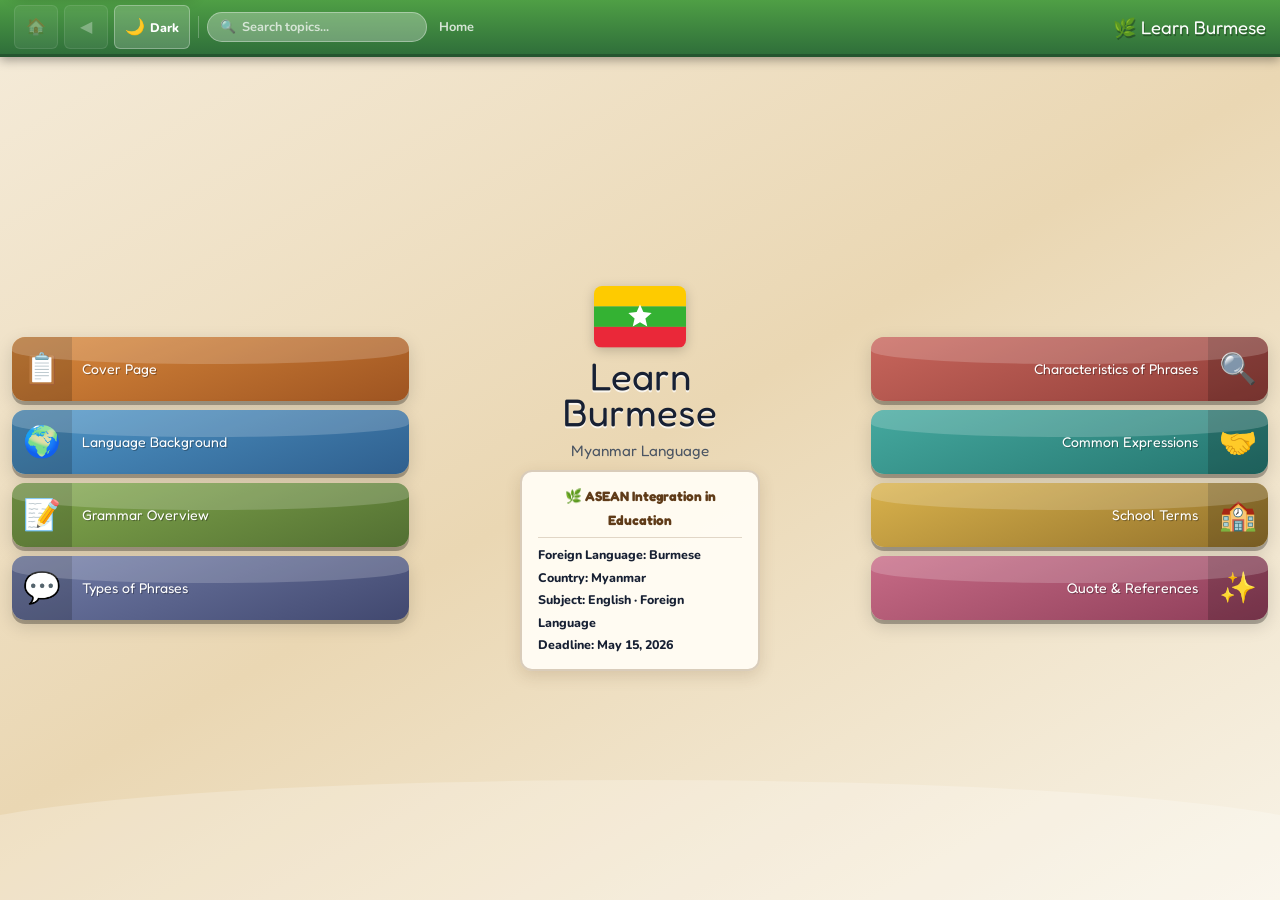
<file: archive/3Bb_Group6_Myanmar(2).html>
<!doctype html>
<html lang="en">
  <head>
    <meta charset="UTF-8" />
    <meta name="viewport" content="width=device-width, initial-scale=1.0" />
    <title>Learn Burmese - Myanmar Language</title>
    <link
      href="https://fonts.googleapis.com/css2?family=Fredoka+One&family=Nunito:wght@400;600;700;800&display=swap"
      rel="stylesheet"
    />

    <style>
      /* =====================================================
   CSS PART
   Original style.css merged into this one HTML file
   ===================================================== */
      *,
      *::before,
      *::after {
        box-sizing: border-box;
        margin: 0;
        padding: 0;
      }

      :root {
        --green-a: #6aca10;
        --green-b: #3e8a00;
        --green-border: #2a6200;
        --orange: #f4900c;
        --yellow: #ffd000;
        --radius: 13px;
        --shadow-btn:
          0 4px 0 rgba(0, 0, 0, 0.28), 0 6px 18px rgba(0, 0, 0, 0.15);
        --shadow-lg:
          0 6px 0 rgba(0, 0, 0, 0.25), 0 10px 24px rgba(0, 0, 0, 0.18);
      }

      body {
        font-family: "Nunito", sans-serif;
        background: #d0ccbc;
        height: 100vh;
        display: flex;
        flex-direction: column;
        overflow: hidden;
        color: #1a1a2e;
      }

      /* ============================
   TOOLBAR
============================ */
      #toolbar {
        background: linear-gradient(
          180deg,
          var(--green-a) 0%,
          var(--green-b) 100%
        );
        border-bottom: 3px solid var(--green-border);
        display: flex;
        align-items: center;
        gap: 6px;
        padding: 5px 14px;
        box-shadow: 0 3px 10px rgba(0, 0, 0, 0.35);
        flex-shrink: 0;
        z-index: 200;
        height: 48px;
      }

      .tb-btn {
        background: rgba(255, 255, 255, 0.18);
        border: 1.5px solid rgba(255, 255, 255, 0.3);
        border-radius: 6px;
        color: #fff;
        cursor: pointer;
        font-size: 1rem;
        width: 34px;
        height: 30px;
        display: flex;
        align-items: center;
        justify-content: center;
        transition:
          background 0.15s,
          transform 0.1s;
        flex-shrink: 0;
      }
      .tb-btn:hover {
        background: rgba(255, 255, 255, 0.32);
        transform: translateY(-1px);
      }
      .tb-btn:active {
        transform: translateY(0);
      }
      .tb-btn:disabled {
        opacity: 0.35;
        cursor: default;
        transform: none;
      }

      #tb-divider {
        width: 1px;
        height: 22px;
        background: rgba(255, 255, 255, 0.25);
        margin: 0 2px;
        flex-shrink: 0;
      }

      /* -- SEARCH -- */
      #search-wrap {
        position: relative;
        display: flex;
        align-items: center;
        background: rgba(255, 255, 255, 0.22);
        border: 1.5px solid rgba(255, 255, 255, 0.35);
        border-radius: 20px;
        padding: 0 10px 0 12px;
        height: 30px;
        width: 220px;
        flex-shrink: 0;
        transition:
          background 0.15s,
          width 0.2s;
      }
      #search-wrap:focus-within {
        background: rgba(255, 255, 255, 0.88);
        width: 280px;
      }
      #search-wrap:focus-within #search-icon {
        color: #555;
      }
      #search-wrap:focus-within #search-input {
        color: #1a1a2e;
      }
      #search-wrap:focus-within #search-input::placeholder {
        color: #aaa;
      }

      #search-icon {
        font-size: 0.8rem;
        color: rgba(255, 255, 255, 0.8);
        flex-shrink: 0;
        pointer-events: none;
      }
      #search-input {
        background: transparent;
        border: none;
        outline: none;
        font-family: "Nunito", sans-serif;
        font-size: 0.8rem;
        font-weight: 700;
        color: #fff;
        width: 100%;
        padding: 0 6px;
      }
      #search-input::placeholder {
        color: rgba(255, 255, 255, 0.7);
      }
      #search-clear {
        background: none;
        border: none;
        cursor: pointer;
        font-size: 0.75rem;
        color: #888;
        display: none;
        padding: 0;
        line-height: 1;
      }
      #search-clear.visible {
        display: block;
      }

      /* DROPDOWN */
      #search-dropdown {
        position: absolute;
        top: calc(100% + 6px);
        left: 0;
        right: 0;
        background: #fff;
        border: 2px solid #ddd;
        border-radius: 10px;
        box-shadow: 0 8px 24px rgba(0, 0, 0, 0.18);
        overflow: hidden;
        display: none;
        z-index: 300;
        min-width: 300px;
      }
      #search-dropdown.open {
        display: block;
      }

      .sd-header {
        font-size: 0.7rem;
        font-weight: 800;
        color: #999;
        text-transform: uppercase;
        letter-spacing: 0.05em;
        padding: 8px 12px 4px;
      }
      .sd-item {
        display: flex;
        align-items: center;
        gap: 10px;
        padding: 8px 12px;
        cursor: pointer;
        transition: background 0.1s;
        border-top: 1px solid #f0f0f0;
      }
      .sd-item:hover {
        background: #fff5e6;
      }
      .sd-item .sd-icon {
        font-size: 1.1rem;
        flex-shrink: 0;
      }
      .sd-item .sd-text {
        flex: 1;
      }
      .sd-item .sd-title {
        font-size: 0.88rem;
        font-weight: 800;
        color: #1a1a2e;
      }
      .sd-item .sd-desc {
        font-size: 0.76rem;
        color: #5c6270;
        margin-top: 1px;
      }
      .sd-item mark {
        background: #ffe040;
        border-radius: 2px;
        padding: 0 1px;
        font-style: normal;
      }
      .sd-none {
        padding: 14px 12px;
        font-size: 0.86rem;
        color: #999;
        font-style: italic;
      }

      #tb-breadcrumb {
        flex: 1;
        font-size: 0.8rem;
        font-weight: 700;
        color: rgba(255, 255, 255, 0.78);
        padding-left: 6px;
        white-space: nowrap;
        overflow: hidden;
        text-overflow: ellipsis;
        min-width: 0;
      }

      #tb-brand {
        font-family: "Fredoka One", cursive;
        font-size: 1.15rem;
        color: #fff;
        text-shadow: 1px 2px 0 rgba(0, 0, 0, 0.3);
        display: flex;
        align-items: center;
        gap: 5px;
        flex-shrink: 0;
        white-space: nowrap;
      }

      /* ============================
   SCREEN SYSTEM
============================ */
      #app {
        flex: 1;
        overflow: hidden;
        position: relative;
      }
      .screen {
        position: absolute;
        inset: 0;
        display: none;
        overflow: hidden;
      }
      .screen.active {
        display: flex;
        flex-direction: column;
      }

      /* ============================
   HOME SCREEN
============================ */
      #home {
        background: linear-gradient(
          150deg,
          #ffa820 0%,
          #ffd840 50%,
          #fff5a0 100%
        );
        flex-direction: row;
        padding: 14px 12px;
        gap: 12px;
        align-items: stretch;
      }
      #home::before {
        content: "";
        position: absolute;
        bottom: 0;
        left: -5%;
        right: -5%;
        height: 120px;
        background: rgba(255, 255, 255, 0.22);
        border-radius: 50% 50% 0 0;
        pointer-events: none;
      }
      .home-col {
        flex: 1;
        display: flex;
        flex-direction: column;
        gap: 9px;
        justify-content: center;
        position: relative;
        z-index: 1;
      }
      .home-center {
        flex: 1.1;
        display: flex;
        flex-direction: column;
        align-items: center;
        justify-content: center;
        gap: 10px;
        text-align: center;
        position: relative;
        z-index: 1;
      }

      /* NAV BUTTONS */
      .nav-btn {
        display: flex;
        align-items: stretch;
        border: none;
        border-radius: var(--radius);
        box-shadow: var(--shadow-btn);
        cursor: pointer;
        overflow: hidden;
        text-decoration: none;
        transition:
          transform 0.12s,
          box-shadow 0.12s;
        position: relative;
        min-height: 58px;
        width: 100%;
      }
      .nav-btn::after {
        content: "";
        position: absolute;
        top: 0;
        left: 0;
        right: 0;
        height: 42%;
        background: rgba(255, 255, 255, 0.18);
        border-radius: var(--radius) var(--radius) 50% 50%;
        pointer-events: none;
      }
      .nav-btn:hover {
        transform: translateY(-4px);
        box-shadow: var(--shadow-lg);
      }
      .nav-btn:active {
        transform: translateY(1px);
        box-shadow: 0 2px 0 rgba(0, 0, 0, 0.25);
      }

      .nav-thumb {
        width: 60px;
        flex-shrink: 0;
        display: flex;
        align-items: center;
        justify-content: center;
        font-size: 1.9rem;
        background: rgba(0, 0, 0, 0.18);
      }
      .left-col .nav-thumb {
        border-radius: var(--radius) 0 0 var(--radius);
      }
      .right-col .nav-thumb {
        border-radius: 0 var(--radius) var(--radius) 0;
      }

      .nav-label {
        flex: 1;
        font-family: "Fredoka One", cursive;
        font-size: 0.88rem;
        color: #fff;
        text-shadow: 1px 1px 0 rgba(0, 0, 0, 0.3);
        padding: 8px 10px;
        display: flex;
        align-items: center;
        line-height: 1.2;
      }
      .right-col .nav-btn {
        flex-direction: row-reverse;
      }
      .right-col .nav-label {
        justify-content: flex-end;
        text-align: right;
      }

      /* Button palettes */
      .nb-orange {
        background: linear-gradient(160deg, #b9783e, #7c4a24);
      }

      .nb-blue {
        background: linear-gradient(160deg, #4f7fa6, #315878);
      }

      .nb-lime {
        background: linear-gradient(160deg, #789457, #4f6539);
      }

      .nb-slate {
        background: linear-gradient(160deg, #6f789b, #4a526f);
      }

      .nb-red {
        background: linear-gradient(160deg, #a85f5a, #743936);
      }

      .nb-teal {
        background: linear-gradient(160deg, #4f9a92, #2f6964);
      }

      .nb-gold {
        background: linear-gradient(160deg, #b89445, #735d2a);
      }

      .nb-rose {
        background: linear-gradient(160deg, #a8677c, #744052);
      }

      /* Center branding */
      .center-flag {
        width: 92px;
        display: flex;
        align-items: center;
        justify-content: center;
        filter: drop-shadow(0 3px 6px rgba(0, 0, 0, 0.2));
      }
      .center-flag svg {
        width: 100%;
        height: auto;
        display: block;
        border-radius: 8px;
      }
      .center-title {
        font-family: "Fredoka One", cursive;
        font-size: clamp(1.6rem, 3vw, 2.6rem);
        color: #172033;
        text-shadow: 0 2px 0 rgba(255, 255, 255, 0.75);
        line-height: 0.95;
      }
      .center-sub {
        font-family: "Fredoka One", cursive;
        font-size: 0.95rem;
        color: #4b5563;
        text-shadow: none;
      }
      .cover-card {
        background: rgba(255, 252, 244, 0.96);
        border: 2px solid rgba(120, 83, 45, 0.28);
        border-radius: 12px;
        padding: 12px 16px;
        width: 100%;
        max-width: 240px;
        font-size: 0.78rem;
        font-weight: 800;
        color: #172033;
        text-shadow: none;
        line-height: 1.8;
        text-align: left;
        box-shadow: 0 5px 16px rgba(92, 64, 32, 0.16);
      }
      .cover-card-title {
        font-family: "Fredoka One", cursive;
        font-size: 0.85rem;
        text-align: center;
        color: #5f3b18;
        border-bottom: 1px solid rgba(120, 83, 45, 0.22);
        padding-bottom: 5px;
        margin-bottom: 6px;
        text-shadow: none;
      }

      /* ============================
   CONTENT SCREENS
============================ */
      .content-screen {
        overflow-y: auto;
        background: linear-gradient(
          160deg,
          #ffb020 0%,
          #ffd840 35%,
          #fff8dc 100%
        );
      }
      .content-inner {
        max-width: 820px;
        margin: 0 auto;
        padding: 22px 18px 50px;
      }

      /* Section card */
      .section-card {
        margin-bottom: 22px;
      }

      .section-head {
        display: flex;
        align-items: center;
        gap: 12px;
        padding: 15px 20px;
        border-radius: var(--radius) var(--radius) 0 0;
        position: relative;
        overflow: hidden;
      }
      .section-head::after {
        content: "";
        position: absolute;
        top: 0;
        left: 0;
        right: 0;
        height: 40%;
        background: rgba(255, 255, 255, 0.16);
        border-radius: var(--radius) var(--radius) 55% 55%;
      }
      .section-head .sh-icon {
        font-size: 2rem;
      }
      .section-head h2 {
        font-family: "Fredoka One", cursive;
        font-size: 1.45rem;
        color: #fff;
        text-shadow: 1px 2px 0 rgba(0, 0, 0, 0.22);
      }

      .section-body {
        background: #fff;
        border: 2.5px solid rgba(0, 0, 0, 0.09);
        border-top: none;
        border-radius: 0 0 var(--radius) var(--radius);
        padding: 22px;
        box-shadow: 0 4px 18px rgba(0, 0, 0, 0.09);
      }

      /* Head color variants */
      .hd-orange {
        background: linear-gradient(135deg, #ffa820, #d46000);
      }
      .hd-blue {
        background: linear-gradient(135deg, #2aa4f0, #0e6ab8);
      }
      .hd-lime {
        background: linear-gradient(135deg, #9ed82a, #5e9010);
      }
      .hd-slate {
        background: linear-gradient(135deg, #7890d8, #3844a0);
      }
      .hd-red {
        background: linear-gradient(135deg, #ee4444, #aa1818);
      }
      .hd-teal {
        background: linear-gradient(135deg, #18c8b8, #008878);
      }
      .hd-gold {
        background: linear-gradient(135deg, #ffd030, #c08800);
      }
      .hd-rose {
        background: linear-gradient(135deg, #ee6688, #bb1144);
      }

      /* -- TIP BOX -- */
      .tip {
        background: #fffbe6;
        border: 1.5px solid #ffd000;
        border-radius: 8px;
        padding: 9px 13px;
        font-size: 0.86rem;
        margin-bottom: 16px;
        display: flex;
        gap: 7px;
        align-items: flex-start;
        line-height: 1.5;
      }

      /* -- FACT GRID -- */
      .fact-grid {
        display: grid;
        grid-template-columns: repeat(auto-fit, minmax(175px, 1fr));
        gap: 9px;
        margin-bottom: 14px;
      }
      .fact-tag {
        background: linear-gradient(135deg, #fff9e6, #fff3c0);
        border: 2px solid #ffd000;
        border-radius: 10px;
        padding: 11px 13px;
        display: flex;
        gap: 9px;
      }
      .ft-icon {
        font-size: 1.3rem;
        flex-shrink: 0;
      }
      .ft-label {
        font-size: 0.7rem;
        font-weight: 700;
        color: #5c6270;
        text-transform: uppercase;
        letter-spacing: 0.04em;
      }
      .ft-val {
        font-size: 0.88rem;
        font-weight: 800;
      }

      /* -- GRAMMAR CARDS -- */
      .grammar-grid {
        display: grid;
        grid-template-columns: repeat(auto-fit, minmax(200px, 1fr));
        gap: 11px;
      }
      .grammar-card {
        background: linear-gradient(160deg, #eef6ff, #d8ecff);
        border: 2px solid #9abde8;
        border-radius: 12px;
        padding: 14px;
      }
      .grammar-card h3 {
        font-family: "Fredoka One", cursive;
        font-size: 0.92rem;
        color: #0e5fa0;
        margin-bottom: 5px;
      }
      .grammar-card p {
        font-size: 0.83rem;
        line-height: 1.5;
        color: #222;
      }
      .grammar-card .eg {
        margin-top: 8px;
        background: #fff;
        border-left: 3px solid #1c8fd8;
        padding: 5px 9px;
        border-radius: 0 5px 5px 0;
        font-size: 0.78rem;
        font-weight: 700;
        line-height: 1.55;
      }

      /* -- TABS -- */
      .tab-bar {
        display: flex;
        gap: 5px;
        flex-wrap: wrap;
        margin-bottom: 14px;
        border-bottom: 2px solid #eee;
        padding-bottom: 10px;
      }
      .tab-btn {
        background: #f0f0e8;
        border: 2px solid #ccc;
        border-radius: 20px;
        cursor: pointer;
        font-family: "Fredoka One", cursive;
        font-size: 0.82rem;
        padding: 5px 16px;
        color: #555;
        transition: all 0.15s;
      }
      .tab-btn.active {
        background: #f4900c;
        border-color: #c46000;
        color: #fff;
      }
      .tab-pane {
        display: none;
      }
      .tab-pane.active {
        display: block;
      }

      /* -- DATA TABLE -- */
      .data-table {
        width: 100%;
        border-collapse: separate;
        border-spacing: 0 5px;
      }
      .data-table thead th {
        padding: 8px 13px;
        text-align: left;
        font-family: "Fredoka One", cursive;
        font-size: 0.82rem;
        color: #fff;
      }
      .data-table thead th:first-child {
        border-radius: 7px 0 0 7px;
      }
      .data-table thead th:last-child {
        border-radius: 0 7px 7px 0;
      }
      .data-table tbody tr td {
        background: #faf5ee;
        padding: 9px 13px;
        font-size: 0.86rem;
        vertical-align: middle;
      }
      .data-table tbody tr:hover td {
        background: #ffe8c8;
      }
      .data-table tbody tr td:first-child {
        border-radius: 7px 0 0 7px;
        font-weight: 700;
      }
      .data-table tbody tr td:last-child {
        border-radius: 0 7px 7px 0;
      }

      .th-orange thead {
        background: #e47800;
      }
      .th-blue thead {
        background: #1c8fd8;
      }
      .th-lime thead {
        background: #5e9010;
      }
      .th-slate thead {
        background: #3844a0;
      }
      .th-red thead {
        background: #cc2828;
      }
      .th-teal thead {
        background: #008878;
      }
      .th-purple thead {
        background: #6622aa;
      }

      .mm {
        font-size: 1rem;
        font-weight: 800;
        color: #b81400;
        display: block;
      }
      .rom {
        font-size: 0.74rem;
        font-style: italic;
        color: #5c6270;
        display: block;
        margin-top: 1px;
      }

      /* -- CHARACTERISTICS -- */
      .char-list {
        display: flex;
        flex-direction: column;
        gap: 10px;
      }
      .char-item {
        background: linear-gradient(90deg, #eff6ff, #dde8ff);
        border: 2px solid #a8c8f0;
        border-radius: 10px;
        padding: 12px 15px;
        display: flex;
        gap: 12px;
      }
      .char-num {
        background: #1c8fd8;
        color: #fff;
        font-family: "Fredoka One", cursive;
        font-size: 1rem;
        min-width: 30px;
        height: 30px;
        border-radius: 50%;
        display: flex;
        align-items: center;
        justify-content: center;
        flex-shrink: 0;
      }
      .char-item h4 {
        font-size: 0.88rem;
        font-weight: 800;
        color: #0e5fa0;
        margin-bottom: 3px;
      }
      .char-item p {
        font-size: 0.83rem;
        color: #333;
        line-height: 1.5;
      }

      /* -- EXPRESSION CARDS -- */
      .expr-grid {
        display: grid;
        grid-template-columns: repeat(auto-fill, minmax(210px, 1fr));
        gap: 9px;
      }
      .expr-card {
        background: linear-gradient(160deg, #fff8ee, #ffe4c0);
        border: 2px solid #ffaa44;
        border-radius: 11px;
        padding: 11px 13px;
        transition: transform 0.12s;
      }
      .expr-card:hover {
        transform: translateY(-2px);
      }
      .expr-en {
        font-size: 0.72rem;
        font-weight: 700;
        color: #5c6270;
        text-transform: uppercase;
        letter-spacing: 0.04em;
      }
      .expr-mm {
        font-size: 1rem;
        font-weight: 800;
        color: #b81400;
        margin: 3px 0 2px;
        display: block;
      }
      .expr-rom {
        font-size: 0.74rem;
        font-style: italic;
        color: #5c6270;
      }

      /* -- SCHOOL WORD CARDS -- */
      .word-grid {
        display: grid;
        grid-template-columns: repeat(auto-fill, minmax(130px, 1fr));
        gap: 8px;
      }
      .word-card {
        background: linear-gradient(160deg, #f5eeff, #e5d0ff);
        border: 2px solid #c090e8;
        border-radius: 11px;
        padding: 12px 10px;
        text-align: center;
        transition: transform 0.12s;
      }
      .word-card:hover {
        transform: translateY(-2px);
      }
      .wc-en {
        font-size: 0.72rem;
        font-weight: 700;
        color: #5c6270;
        text-transform: uppercase;
        letter-spacing: 0.04em;
      }
      .wc-mm {
        font-size: 1.05rem;
        font-weight: 800;
        color: #6318aa;
        margin: 4px 0;
        display: block;
      }
      .wc-rom {
        font-size: 0.72rem;
        font-style: italic;
        color: #5c6270;
      }

      /* -- QUOTE -- */
      .quote-block {
        background: linear-gradient(135deg, #f4900c, #ffd000);
        border-radius: 14px;
        padding: 26px 30px;
        text-align: center;
        position: relative;
        overflow: hidden;
        box-shadow:
          0 4px 0 rgba(0, 0, 0, 0.18),
          0 6px 18px rgba(0, 0, 0, 0.12);
      }
      .quote-block::before {
        content: "\201C";
        position: absolute;
        top: -18px;
        left: 10px;
        font-size: 110px;
        color: rgba(255, 255, 255, 0.18);
        font-family: Georgia, serif;
      }
      .quote-block p {
        font-family: "Fredoka One", cursive;
        font-size: 1.3rem;
        color: #fff;
        text-shadow: 1px 2px 0 rgba(0, 0, 0, 0.2);
        line-height: 1.4;
      }
      .quote-block .q-by {
        font-size: 0.85rem;
        margin-top: 8px;
        color: rgba(255, 255, 255, 0.78);
      }

      /* -- REFERENCES -- */
      .ref-list {
        display: flex;
        flex-direction: column;
        gap: 8px;
      }
      .ref-item {
        background: #f8f8f0;
        border: 1.5px solid #ddd;
        border-radius: 8px;
        padding: 9px 13px;
        font-size: 0.86rem;
        display: flex;
        gap: 9px;
        align-items: flex-start;
        line-height: 1.5;
      }
      .ref-item a {
        color: #0e5fa0;
        font-weight: 700;
        text-decoration: none;
      }
      .ref-item a:hover {
        text-decoration: underline;
      }

      /* -- COVER PAGE -- */
      .cover-inner {
        text-align: center;
        padding: 10px 0 20px;
      }
      .cover-inner .big-flag {
        font-size: 4.5rem;
      }
      .cover-inner h1 {
        font-family: "Fredoka One", cursive;
        font-size: 2.2rem;
        color: #1a1a2e;
        margin: 10px 0 4px;
      }
      .cover-inner .sub1 {
        font-size: 1rem;
        font-weight: 800;
        color: #555;
      }
      .cover-divider {
        border: none;
        border-top: 2px dashed #ddd;
        margin: 16px 0;
      }

      .cover-meta {
        display: grid;
        grid-template-columns: 1fr 1fr;
        gap: 10px;
        margin-top: 14px;
      }
      .meta-box {
        background: linear-gradient(135deg, #fff8ee, #ffe8c0);
        border: 2px solid #ffaa44;
        border-radius: 10px;
        padding: 12px 14px;
      }
      .meta-box .mb-label {
        font-size: 0.72rem;
        font-weight: 700;
        color: #999;
        text-transform: uppercase;
        letter-spacing: 0.04em;
        margin-bottom: 4px;
      }
      .meta-box .mb-val {
        font-size: 0.92rem;
        font-weight: 800;
        color: #1a1a2e;
      }
      .meta-box.full {
        grid-column: 1 / -1;
      }
      .members-list {
        display: flex;
        justify-content: center;
        align-items: center;
        flex-wrap: wrap;
        gap: 8px;
        margin-top: 6px;
      }
      .member-tag {
        background: #fff;
        border: 1.5px solid #ffaa44;
        border-radius: 20px;
        padding: 3px 12px;
        font-size: 0.82rem;
        font-weight: 700;
      }
      .country-flag {
        width: 90px;
        margin: 20px auto 0;
        display: flex;
        justify-content: center;
        align-items: center;
      }
      .country-flag svg {
        width: 100%;
        height: auto;
        display: block;
        border-radius: 8px;
      }

      /* -- UTILITIES -- */
      p,
      li {
        line-height: 1.6;
      }
      .prose {
        font-size: 0.9rem;
        color: #333;
        margin-top: 12px;
      }
      h3.sub-h {
        font-family: "Fredoka One", cursive;
        font-size: 1rem;
        color: #444;
        margin: 14px 0 8px;
      }
      .mt8 {
        margin-top: 8px;
      }
      .mt14 {
        margin-top: 14px;
      }
      .mt20 {
        margin-top: 20px;
      }
      .note {
        font-size: 0.8rem;
        color: #5c6270;
        font-style: italic;
        margin-top: 6px;
      }

      /* -- PLACEHOLDER IMAGE BOXES -- */
      .ph-wrap {
        margin: 16px 0;
        border-radius: 10px;
        overflow: hidden;
        border: 2.5px dashed #ccc;
        background: #f8f8f0;
      }
      .ph-wrap img {
        width: 100%;
        display: block;
        border-radius: 8px;
      }
      .ph-box {
        display: flex;
        flex-direction: column;
        align-items: center;
        justify-content: center;
        gap: 6px;
        padding: 28px 20px;
        text-align: center;
        background: repeating-linear-gradient(
          45deg,
          #f8f8f0,
          #f8f8f0 8px,
          #f0eee4 8px,
          #f0eee4 16px
        );
      }
      .ph-box .ph-icon {
        font-size: 2rem;
        opacity: 0.5;
      }
      .ph-box .ph-title {
        font-weight: 800;
        font-size: 0.88rem;
        color: #888;
      }
      .ph-box .ph-hint {
        font-size: 0.75rem;
        color: #aaa;
        font-family: monospace;
        background: #eee;
        padding: 3px 9px;
        border-radius: 4px;
      }

      /* -- HIGHLIGHT from search -- */
      .search-highlight {
        animation: pulse-highlight 1.8s ease-out;
      }
      @keyframes pulse-highlight {
        0% {
          box-shadow: 0 0 0 0 rgba(244, 144, 12, 0.7);
        }
        50% {
          box-shadow: 0 0 0 8px rgba(244, 144, 12, 0.25);
        }
        100% {
          box-shadow: none;
        }
      }

      /* =====================================================
   CSS PART
   Accessibility, mobile, color, and theme improvements
   These rules keep the original retro app layout
   ===================================================== */
      :root {
        --green-a: #4f9f45;
        --green-b: #2f6f3a;
        --green-border: #24552f;
        --orange: #d9822b;
        --yellow: #f2d36b;
        --focus-ring: #2455d6;
        --page-bg: #f3efe2;
        --card-bg: #ffffff;
        --text-main: #172033;
        --text-muted: #5d6370;
        --border-soft: rgba(23, 32, 51, 0.14);
      }

      html {
        scroll-behavior: smooth;
      }
      body {
        background: var(--page-bg);
        color: var(--text-main);
      }

      .skip-link {
        position: absolute;
        left: 12px;
        top: -48px;
        z-index: 999;
        background: #ffffff;
        color: #172033;
        padding: 10px 14px;
        border-radius: 8px;
        font-weight: 800;
        box-shadow: 0 4px 14px rgba(0, 0, 0, 0.2);
      }
      .skip-link:focus {
        top: 12px;
      }

      button,
      input,
      a {
        font: inherit;
      }

      button:focus-visible,
      input:focus-visible,
      a:focus-visible,
      .tab-btn:focus-visible,
      .nav-btn:focus-visible {
        outline: 3px solid var(--focus-ring);
        outline-offset: 3px;
      }

      #toolbar {
        min-height: 52px;
        height: auto;
        background: linear-gradient(180deg, var(--green-a), var(--green-b));
      }

      .tb-btn {
        min-width: 44px;
        min-height: 44px;
      }

      #theme-toggle {
        width: auto;
        min-width: 44px;
        padding: 0 10px;
        gap: 5px;
      }
      .theme-label {
        font-size: 0.78rem;
        font-weight: 800;
      }

      #search-wrap {
        background: rgba(255, 255, 255, 0.28);
      }
      #search-wrap:focus-within {
        background: #ffffff;
      }

      #home {
        background: linear-gradient(
          150deg,
          #f4ead7 0%,
          #ead7b3 48%,
          #f8f3e7 100%
        );
        flex-direction: row;
        padding: 14px 12px;
        gap: 12px;
        align-items: stretch;
      }
      .content-screen {
        background: linear-gradient(
          160deg,
          #f0b65a 0%,
          #f5d98b 35%,
          #fbf3cf 100%
        );
      }

      .nav-btn {
        min-height: 64px;
      }
      .nb-orange {
        background: linear-gradient(160deg, #d9893c, #9e5421);
      }
      .nb-blue {
        background: linear-gradient(160deg, #4f97c8, #2f5f8e);
      }
      .nb-lime {
        background: linear-gradient(160deg, #84aa4e, #526f32);
      }
      .nb-slate {
        background: linear-gradient(160deg, #727da8, #41486f);
      }
      .nb-red {
        background: linear-gradient(160deg, #c8665c, #8f3d38);
      }
      .nb-teal {
        background: linear-gradient(160deg, #45a99f, #24746e);
      }
      .nb-gold {
        background: linear-gradient(160deg, #d9b24c, #92712b);
      }
      .nb-rose {
        background: linear-gradient(160deg, #c76b86, #8d3d58);
      }

      .section-body {
        background: var(--card-bg);
        border-color: var(--border-soft);
      }
      .tip {
        background: #fff8dc;
        border-color: #e9ca62;
        color: #343434;
      }
      .prose,
      .char-item p,
      .grammar-card p {
        color: #2d3443;
      }
      .ft-label,
      .expr-en,
      .wc-en,
      .meta-box .mb-label {
        color: var(--text-muted);
      }
      .data-table tbody tr td {
        background: #fbf5ec;
      }
      .data-table tbody tr:hover td {
        background: #f4e5ce;
      }
      .ph-box {
        background: repeating-linear-gradient(
          45deg,
          #f7f3ea,
          #f7f3ea 8px,
          #eee8da 8px,
          #eee8da 16px
        );
      }

      .visually-hidden {
        position: absolute !important;
        width: 1px !important;
        height: 1px !important;
        padding: 0 !important;
        margin: -1px !important;
        overflow: hidden !important;
        clip: rect(0, 0, 0, 0) !important;
        white-space: nowrap !important;
        border: 0 !important;
      }

      body[data-theme="dark"] {
        --green-a: #315e4b;
        --green-b: #1f4033;
        --green-border: #142b22;
        --focus-ring: #ffd36b;
        --page-bg: #121722;
        --card-bg: #1b2230;
        --text-main: #f2f5f7;
        --text-muted: #c3cad4;
        --border-soft: rgba(255, 255, 255, 0.14);
        background: var(--page-bg);
        color: var(--text-main);
      }

      body[data-theme="dark"] #home,
      body[data-theme="dark"] .content-screen {
        background: linear-gradient(
          160deg,
          #1b2733 0%,
          #22354a 55%,
          #15202b 100%
        );
      }

      body[data-theme="dark"] .section-body,
      body[data-theme="dark"] #search-dropdown,
      body[data-theme="dark"] .meta-box,
      body[data-theme="dark"] .grammar-card,
      body[data-theme="dark"] .expr-card,
      body[data-theme="dark"] .word-card,
      body[data-theme="dark"] .fact-tag,
      body[data-theme="dark"] .char-item,
      body[data-theme="dark"] .ref-item,
      body[data-theme="dark"] .ph-wrap {
        background: var(--card-bg);
        color: var(--text-main);
        border-color: var(--border-soft);
      }

      body[data-theme="dark"] .tip {
        background: #2a2a1d;
        border-color: #8d793a;
        color: #f2f5f7;
      }
      body[data-theme="dark"] .prose,
      body[data-theme="dark"] .char-item p,
      body[data-theme="dark"] .grammar-card p,
      body[data-theme="dark"] .meta-box .mb-val,
      body[data-theme="dark"] .cover-inner h1,
      body[data-theme="dark"] h3.sub-h {
        color: var(--text-main);
      }

      body[data-theme="dark"] .ft-label,
      body[data-theme="dark"] .expr-en,
      body[data-theme="dark"] .wc-en,
      body[data-theme="dark"] .meta-box .mb-label,
      body[data-theme="dark"] .note,
      body[data-theme="dark"] .rom,
      body[data-theme="dark"] .expr-rom,
      body[data-theme="dark"] .wc-rom,
      body[data-theme="dark"] .sd-desc {
        color: var(--text-muted);
      }

      body[data-theme="dark"] .data-table tbody tr td {
        background: #222b3a;
        color: var(--text-main);
      }
      body[data-theme="dark"] .data-table tbody tr:hover td {
        background: #2d3748;
      }
      body[data-theme="dark"] #search-wrap:focus-within {
        background: #ffffff;
      }
      body[data-theme="dark"] #search-dropdown {
        box-shadow: 0 10px 24px rgba(0, 0, 0, 0.45);
      }
      body[data-theme="dark"] .sd-title {
        color: var(--text-main);
      }
      body[data-theme="dark"] .sd-item {
        border-top-color: rgba(255, 255, 255, 0.08);
      }
      body[data-theme="dark"] .sd-item:hover {
        background: #2d3748;
      }
      body[data-theme="dark"] .ph-box {
        background: repeating-linear-gradient(
          45deg,
          #202938,
          #202938 8px,
          #263143 8px,
          #263143 16px
        );
      }
      body[data-theme="dark"] .ph-box .ph-hint {
        background: #111827;
        color: #d9dee7;
      }
      body[data-theme="dark"] .quote-block {
        background: linear-gradient(135deg, #6f5630, #9a7738);
      }

      /* Softer section and table colors */
      .hd-orange {
        background: linear-gradient(135deg, #d9893c, #9e5421);
      }
      .hd-blue {
        background: linear-gradient(135deg, #4f97c8, #2f5f8e);
      }
      .hd-lime {
        background: linear-gradient(135deg, #84aa4e, #526f32);
      }
      .hd-slate {
        background: linear-gradient(135deg, #727da8, #41486f);
      }
      .hd-red {
        background: linear-gradient(135deg, #c8665c, #8f3d38);
      }
      .hd-teal {
        background: linear-gradient(135deg, #45a99f, #24746e);
      }
      .hd-gold {
        background: linear-gradient(135deg, #d9b24c, #92712b);
      }
      .hd-rose {
        background: linear-gradient(135deg, #c76b86, #8d3d58);
      }

      .th-orange thead {
        background: #9e5421;
      }
      .th-blue thead {
        background: #2f5f8e;
      }
      .th-lime thead {
        background: #526f32;
      }
      .th-slate thead {
        background: #41486f;
      }
      .th-red thead {
        background: #8f3d38;
      }
      .th-teal thead {
        background: #24746e;
      }
      .th-purple thead {
        background: #5b4779;
      }

      body[data-theme="dark"] .hd-orange {
        background: linear-gradient(135deg, #7a3e10, #4e2208);
      }
      body[data-theme="dark"] .hd-blue {
        background: linear-gradient(135deg, #1a4e78, #0a2e58);
      }
      body[data-theme="dark"] .hd-lime {
        background: linear-gradient(135deg, #2e5a10, #1a3c08);
      }
      body[data-theme="dark"] .hd-slate {
        background: linear-gradient(135deg, #2e3860, #1a2040);
      }
      body[data-theme="dark"] .hd-red {
        background: linear-gradient(135deg, #7a1e1e, #4e1010);
      }
      body[data-theme="dark"] .hd-teal {
        background: linear-gradient(135deg, #0e5e56, #083e38);
      }
      body[data-theme="dark"] .hd-gold {
        background: linear-gradient(135deg, #7a5a10, #4e3a08);
      }
      body[data-theme="dark"] .hd-rose {
        background: linear-gradient(135deg, #7a1e38, #4e1020);
      }
      /* DARK MODE FIX: readable soft white boxes */
      body[data-theme="dark"] .member-tag,
      body[data-theme="dark"] .grammar-card .eg {
        background: #f3f5f8;
        color: #172033;
        text-shadow: none;
      }

      /* DARK MODE FIX: Burmese script needs a lighter color on dark bg */
      body[data-theme="dark"] .mm,
      body[data-theme="dark"] .expr-mm {
        color: #ff8070;
      }
      body[data-theme="dark"] .wc-mm {
        color: #c090ff;
      }

      /* DARK MODE FIX: romanization and muted labels on dark surfaces */
      body[data-theme="dark"] .rom,
      body[data-theme="dark"] .expr-rom,
      body[data-theme="dark"] .wc-rom,
      body[data-theme="dark"] .expr-en,
      body[data-theme="dark"] .wc-en,
      body[data-theme="dark"] .ft-label,
      body[data-theme="dark"] .note,
      body[data-theme="dark"] .sd-desc {
        color: var(--text-muted);
      }

      /* DARK MODE FIX: char-item heading contrast */
      body[data-theme="dark"] .char-item h4 {
        color: #7ab8f0;
      }

      /* DARK MODE FIX: grammar card heading */
      body[data-theme="dark"] .grammar-card h3 {
        color: #7ab8f0;
      }

      /* DARK MODE FIX: softer cover subtitle */
      body[data-theme="dark"] .cover-inner .sub1 {
        color: #d7dde6;
      }

      @media (prefers-reduced-motion: reduce) {
        *,
        *::before,
        *::after {
          animation-duration: 0.01ms !important;
          animation-iteration-count: 1 !important;
          scroll-behavior: auto !important;
          transition-duration: 0.01ms !important;
        }
      }

      @media (max-width: 820px) {
        body {
          height: auto;
          min-height: 100vh;
          overflow: auto;
        }
        #toolbar {
          position: sticky;
          top: 0;
          flex-wrap: wrap;
          gap: 8px;
          padding: 8px;
        }
        #search-wrap,
        #search-wrap:focus-within {
          order: 5;
          width: 100%;
        }
        #tb-breadcrumb {
          order: 6;
          flex-basis: 100%;
          padding-left: 2px;
        }
        #tb-brand {
          margin-left: auto;
          font-size: 1rem;
        }
        #app {
          min-height: calc(100vh - 96px);
          overflow: visible;
        }
        .screen {
          position: relative;
          min-height: calc(100vh - 96px);
        }
        #home.screen.active {
          display: grid;
          grid-template-columns: 1fr;
          align-items: stretch;
          overflow-y: auto;
        }
        .home-center {
          order: -1;
          padding: 8px 0;
        }
        .home-col {
          justify-content: flex-start;
        }
        .right-col .nav-btn {
          flex-direction: row;
        }
        .right-col .nav-label {
          justify-content: flex-start;
          text-align: left;
        }
        .content-inner {
          padding: 16px 12px 40px;
        }
        .section-body {
          padding: 16px;
        }
        .cover-meta {
          grid-template-columns: 1fr;
        }
        .data-table {
          display: block;
          overflow-x: auto;
          white-space: nowrap;
        }
      }

      @media (max-width: 520px) {
        .center-title {
          font-size: 2rem;
        }
        .section-head {
          padding: 12px 14px;
        }
        .section-head h2 {
          font-size: 1.12rem;
        }
        .section-head .sh-icon {
          font-size: 1.45rem;
        }
        .expr-grid {
          grid-template-columns: 1fr;
        }
        .word-grid {
          grid-template-columns: repeat(2, minmax(0, 1fr));
        }
        .tab-btn {
          width: 100%;
          text-align: left;
        }
        .char-item {
          flex-direction: column;
        }
      }
    </style>
  </head>
  <body data-theme="light">
    <a class="skip-link" href="#app">Skip to main content</a>

    <!-- ==============================
     TOOLBAR
============================== -->
    <div id="toolbar">
      <button
        class="tb-btn"
        id="btn-home"
        type="button"
        onclick="goHome()"
        title="Home"
        aria-label="Home"
      >
        🏠
      </button>
      <button
        class="tb-btn"
        id="btn-back"
        type="button"
        onclick="goBack()"
        title="Back"
        aria-label="Back"
        disabled
      >
        ◀
      </button>
      <button
        class="tb-btn"
        id="theme-toggle"
        type="button"
        onclick="toggleTheme()"
        title="Switch to dark mode"
        aria-label="Switch to dark mode"
      >
        <span id="theme-icon">🌙</span><span class="theme-label">Dark</span>
      </button>
      <div id="tb-divider"></div>

      <!-- SEARCH -->
      <div id="search-wrap">
        <span id="search-icon" aria-hidden="true">🔍</span>
        <label class="visually-hidden" for="search-input">Search topics</label>
        <input
          id="search-input"
          type="text"
          placeholder="Search topics..."
          autocomplete="off"
          aria-label="Search topics"
          aria-controls="search-dropdown"
          aria-expanded="false"
          oninput="onSearch(this.value)"
          onkeydown="onSearchKey(event)"
          onfocus="if (this.value) openDropdown();"
        />
        <button
          id="search-clear"
          type="button"
          onclick="clearSearch()"
          title="Clear search"
          aria-label="Clear search"
        >
          ✕
        </button>
        <div
          id="search-dropdown"
          role="listbox"
          aria-label="Search results"
        ></div>
      </div>

      <div id="tb-breadcrumb">Home</div>
      <div id="tb-brand">🌿 Learn Burmese</div>
    </div>

    <!-- ==============================
     APP
============================== -->
    <main id="app" tabindex="-1">
      <!-- +===========+
     |   HOME    |
     +===========+ -->
      <div id="home" class="screen active" aria-hidden="false">
        <div class="home-col left-col">
          <button
            class="nav-btn nb-orange"
            type="button"
            onclick="navigate('cover')"
            aria-label="Open cover"
          >
            <div class="nav-thumb">📋</div>
            <div class="nav-label">Cover Page</div>
          </button>
          <button
            class="nav-btn nb-blue"
            type="button"
            onclick="navigate('background')"
            aria-label="Open background"
          >
            <div class="nav-thumb">🌍</div>
            <div class="nav-label">Language Background</div>
          </button>
          <button
            class="nav-btn nb-lime"
            type="button"
            onclick="navigate('grammar')"
            aria-label="Open grammar"
          >
            <div class="nav-thumb">📝</div>
            <div class="nav-label">Grammar Overview</div>
          </button>
          <button
            class="nav-btn nb-slate"
            type="button"
            onclick="navigate('phrases')"
            aria-label="Open phrases"
          >
            <div class="nav-thumb">💬</div>
            <div class="nav-label">Types of Phrases</div>
          </button>
        </div>

        <div class="home-center">
          <div class="center-flag" role="img" aria-label="Flag of Myanmar">
            <svg viewBox="0 0 900 600" xmlns="http://www.w3.org/2000/svg">
              <rect width="900" height="200" fill="#FECB00" />
              <rect y="200" width="900" height="200" fill="#34B233" />
              <rect y="400" width="900" height="200" fill="#EA2839" />
              <polygon
                fill="#FFFFFF"
                points="450,180 482.9,254.7 564.1,263.3 503,317.1 520.9,396.7 450,355 379.1,396.7 397,317.1 335.9,263.3 417.1,254.7"
              />
            </svg>
          </div>
          <div class="center-title">Learn<br />Burmese</div>
          <div class="center-sub">Myanmar Language</div>
          <div class="cover-card">
            <div class="cover-card-title">
              🌿 ASEAN Integration in Education
            </div>
            Foreign Language: Burmese<br />
            Country: Myanmar<br />
            Subject: English · Foreign Language<br />
            Deadline: May 15, 2026
          </div>
        </div>

        <div class="home-col right-col">
          <button
            class="nav-btn nb-red"
            type="button"
            onclick="navigate('characteristics')"
            aria-label="Open characteristics"
          >
            <div class="nav-thumb">🔍</div>
            <div class="nav-label">Characteristics of Phrases</div>
          </button>
          <button
            class="nav-btn nb-teal"
            type="button"
            onclick="navigate('expressions')"
            aria-label="Open expressions"
          >
            <div class="nav-thumb">🤝</div>
            <div class="nav-label">Common Expressions</div>
          </button>
          <button
            class="nav-btn nb-gold"
            type="button"
            onclick="navigate('school')"
            aria-label="Open school"
          >
            <div class="nav-thumb">🏫</div>
            <div class="nav-label">School Terms</div>
          </button>
          <button
            class="nav-btn nb-rose"
            type="button"
            onclick="navigate('quote')"
            aria-label="Open quote"
          >
            <div class="nav-thumb">✨</div>
            <div class="nav-label">Quote &amp; References</div>
          </button>
        </div>
      </div>
      <!-- /home -->

      <!-- +==============+
     |  COVER PAGE  |
     +==============+ -->
      <div id="cover" class="screen content-screen" aria-hidden="true">
        <div class="content-inner">
          <div class="section-card">
            <div class="section-head hd-orange">
              <span class="sh-icon">📋</span>
              <h2>Cover Page</h2>
            </div>
            <div class="section-body">
              <div class="cover-inner">
                <!-- =====================================================
             COVER IMAGE
             Replace the placeholder below with your own image.
             Recommended: photo of Myanmar (e.g. Shwedagon Pagoda,
             Bagan temples, or the Myanmar flag).
             Example: <img src="images/cover.jpg" alt="Myanmar">
             Suggested size: 700 × 220 px
             ===================================================== -->
                <div class="ph-wrap">
                  <div class="ph-box">
                    <span class="ph-icon">🖼️</span>
                    <span class="ph-title"
                      >Cover Image , Myanmar / Shwedagon Pagoda</span
                    >
                    <span class="ph-hint"
                      >replace src="" with your image path</span
                    >
                  </div>
                  <!-- <img src="" alt="Myanmar cover photo"> -->
                </div>

                <div class="country-flag" aria-label="Flag of Myanmar">
                  <svg viewBox="0 0 900 600" xmlns="http://www.w3.org/2000/svg">
                    <rect width="900" height="200" fill="#FECB00" />
                    <rect y="200" width="900" height="200" fill="#34B233" />
                    <rect y="400" width="900" height="200" fill="#EA2839" />
                    <polygon
                      fill="#FFFFFF"
                      points="450,180 482.9,254.7 564.1,263.3 503,317.1 520.9,396.7 450,355 379.1,396.7 397,317.1 335.9,263.3 417.1,254.7"
                    />
                  </svg>
                </div>
                <h1>Learn Burmese</h1>
                <div class="sub1">
                  Myanmar (Burma) , ASEAN Integration in Education
                </div>
                <hr class="cover-divider" />
                <div class="cover-meta">
                  <div class="meta-box">
                    <div class="mb-label">Foreign Language</div>
                    <div class="mb-val">Burmese (မြန်မာဘာသာ)</div>
                  </div>
                  <div class="meta-box">
                    <div class="mb-label">Country</div>
                    <div class="mb-val">
                      Myanmar (Republic of the Union of Myanmar)
                    </div>
                  </div>
                  <div class="meta-box">
                    <div class="mb-label">Section / Group</div>
                    <div class="mb-val">BSED-3Bb</div>
                  </div>
                  <div class="meta-box">
                    <div class="mb-label">Subject</div>
                    <div class="mb-val">ASEAN Integration in Education</div>
                  </div>
                  <div class="meta-box full">
                    <div class="mb-label">Group Members</div>
                    <div class="members-list">
                      <span class="member-tag">Ma. Christine M. Convocar</span>
                      <span class="member-tag">Sheryl S. De Chavez</span>
                    </div>
                  </div>
                  <div class="meta-box">
                    <div class="mb-label">Teacher</div>
                    <div class="mb-val">Ms. Cristia Amparo-Tubale</div>
                  </div>
                  <div class="meta-box">
                    <div class="mb-label">Submission Date</div>
                    <div class="mb-val">May 15, 2026</div>
                  </div>
                </div>
              </div>
            </div>
          </div>
        </div>
      </div>
      <!-- /cover -->

      <!-- +=======================+
     |  LANGUAGE BACKGROUND  |
     +=======================+ -->
      <div id="background" class="screen content-screen" aria-hidden="true">
        <div class="content-inner">
          <div class="section-card">
            <div class="section-head hd-blue">
              <span class="sh-icon">🌍</span>
              <h2>Language Background</h2>
            </div>
            <div class="section-body">
              <div class="tip">
                💡 Burmese is the official language of Myanmar, a country in
                Southeast Asia. It belongs to the Sino-Tibetan language family,
                the same broad group as Mandarin Chinese and Tibetan.
              </div>
              <div class="fact-grid">
                <div class="fact-tag">
                  <span class="ft-icon">🗣️</span>
                  <div>
                    <div class="ft-label">Native Speakers</div>
                    <div class="ft-val">~33 million</div>
                  </div>
                </div>
                <div class="fact-tag">
                  <span class="ft-icon">📍</span>
                  <div>
                    <div class="ft-label">Spoken In</div>
                    <div class="ft-val">Myanmar (Burma)</div>
                  </div>
                </div>
                <div class="fact-tag">
                  <span class="ft-icon">🌿</span>
                  <div>
                    <div class="ft-label">Language Family</div>
                    <div class="ft-val">Sino-Tibetan (Tibeto-Burman)</div>
                  </div>
                </div>
                <div class="fact-tag">
                  <span class="ft-icon">📖</span>
                  <div>
                    <div class="ft-label">Script</div>
                    <div class="ft-val">Burmese script (circular letters)</div>
                  </div>
                </div>
                <div class="fact-tag">
                  <span class="ft-icon">🏛️</span>
                  <div>
                    <div class="ft-label">Influenced By</div>
                    <div class="ft-val">Pali, Mon, Sanskrit</div>
                  </div>
                </div>
                <div class="fact-tag">
                  <span class="ft-icon">🎵</span>
                  <div>
                    <div class="ft-label">Tones</div>
                    <div class="ft-val">4 tones (pitch affects meaning)</div>
                  </div>
                </div>
                <div class="fact-tag">
                  <span class="ft-icon">📅</span>
                  <div>
                    <div class="ft-label">Script Developed</div>
                    <div class="ft-val">~12th century CE</div>
                  </div>
                </div>
                <div class="fact-tag">
                  <span class="ft-icon">🏢</span>
                  <div>
                    <div class="ft-label">Official Status</div>
                    <div class="ft-val">Official language of Myanmar</div>
                  </div>
                </div>
              </div>
              <h3 class="sub-h">📜 History and Influence</h3>

              <!-- =====================================================
           BACKGROUND IMAGE
           Recommended: map of Myanmar, OR a photo of the
           Irrawaddy River, Pagan/Bagan temples, or Burmese
           script carved in stone.
           Example: <img src="images/myanmar-map.jpg" alt="Map of Myanmar">
           Suggested size: 760 × 280 px
           ===================================================== -->
              <div class="ph-wrap">
                <div class="ph-box">
                  <span class="ph-icon">🗺️</span>
                  <span class="ph-title"
                    >Image , Map of Myanmar or Bagan Temples</span
                  >
                  <span class="ph-hint"
                    >replace src="" with your image path</span
                  >
                </div>
                <!-- <img src="" alt="Map of Myanmar"> -->
              </div>
              <p class="prose">
                Burmese developed from Old Burmese spoken by the Bamar people
                who settled the Irrawaddy River valley around the 9th century
                CE. The Burmese script was adapted from the Mon script , itself
                derived from Indian Brahmic scripts , around the 12th century
                during the Pagan Empire, one of Southeast Asia's earliest great
                kingdoms.
              </p>
              <p class="prose mt8">
                Pali, the classical language of Theravada Buddhism, has
                contributed thousands of words to Burmese vocabulary, especially
                in religion, law, and literature. Sanskrit contributed further
                through Indian cultural exchange. Because Myanmar sits at the
                crossroads of South and Southeast Asia, Burmese also shows
                influence from Mon, Shan, and neighboring Tai languages.
              </p>
              <p class="prose mt8">
                Today, Burmese is written in a distinctive circular script and
                spoken by around 33 million people as their first language, with
                millions more using it as a second language across Myanmar's
                many ethnic groups.
              </p>
            </div>
          </div>
        </div>
      </div>
      <!-- /background -->

      <!-- +==================+
     | GRAMMAR OVERVIEW |
     +==================+ -->
      <div id="grammar" class="screen content-screen" aria-hidden="true">
        <div class="content-inner">
          <div class="section-card">
            <div class="section-head hd-lime">
              <span class="sh-icon">📐</span>
              <h2>Grammar Overview</h2>
            </div>
            <div class="section-body">
              <div class="tip">
                💡 Burmese grammar follows patterns very different from English
                , but once you see each rule, it becomes consistent and logical.
              </div>

              <!-- =====================================================
           GRAMMAR IMAGE
           Recommended: a sample of Burmese script / text,
           or a chart showing the SOV word order visually.
           Example: <img src="images/burmese-script.jpg" alt="Burmese script">
           Suggested size: 760 × 200 px
           ===================================================== -->
              <div class="ph-wrap">
                <div class="ph-box">
                  <span class="ph-icon">✍️</span>
                  <span class="ph-title">Image , Sample of Burmese Script</span>
                  <span class="ph-hint"
                    >replace src="" with your image path</span
                  >
                </div>
                <!-- <img src="" alt="Burmese script sample"> -->
              </div>
              <div class="grammar-grid">
                <div class="grammar-card">
                  <h3>📌 Basic Word Order: SOV</h3>
                  <p>
                    Burmese uses Subject-Object-Verb order. The verb always
                    comes at the <strong>end</strong> of the sentence, unlike
                    English where the verb comes in the middle.
                  </p>
                  <div class="eg">
                    🇬🇧 I eat rice.<br />🇲🇲 I rice eat.<br />(ကျွန်တော်
                    ထမင်းစားသည်)
                  </div>
                </div>
                <div class="grammar-card">
                  <h3>🏗️ Sentence Structure</h3>
                  <p>
                    A basic Burmese sentence follows:
                    <strong>[Subject] + [Object] + [Verb] + [Particle]</strong>.
                    Particles are small words added after the verb to show
                    politeness, tense, or mood.
                  </p>
                  <div class="eg">
                    Subject + Object + Verb + ပါတယ် (polite marker)
                  </div>
                </div>
                <div class="grammar-card">
                  <h3>👫 Plural Form</h3>
                  <p>
                    Burmese nouns do not change form to show plural. Context
                    usually makes the meaning clear. The particle
                    <strong>တွေ (tway)</strong> can optionally be added to
                    emphasize multiple items.
                  </p>
                  <div class="eg">
                    ကျောင်းသား = student or students<br />ကျောင်းသားတွေ =
                    students (emphatic)
                  </div>
                </div>
                <div class="grammar-card">
                  <h3>⏱️ Verb Tense Pattern</h3>
                  <p>
                    Burmese verbs <strong>never change form</strong> for tense.
                    Instead, time-marking particles are added after the verb
                    root to indicate past, present, or future.
                  </p>
                  <div class="eg">
                    စား + ပြီ (pyi) = already ate<br />စား + နေ (nay) = is
                    eating<br />စား + မယ် (meh) = will eat
                  </div>
                </div>
                <div class="grammar-card">
                  <h3>🎭 Politeness Particles</h3>
                  <p>
                    Burmese uses <strong>sentence-final particles</strong> to
                    signal politeness and formality. The particle
                    <strong>ပါ (pa)</strong> elevates any statement to formal
                    register.
                  </p>
                  <div class="eg">
                    ကျေးဇူးတင်တယ် (casual)<br />ကျေးဇူးတင်ပါတယ် (formal/polite)
                  </div>
                </div>
                <div class="grammar-card">
                  <h3>🎵 Tonal System</h3>
                  <p>
                    Burmese has <strong>four tones</strong>: low, high, creaky,
                    and checked. The same syllable spoken in a different tone
                    carries a completely different meaning, so pitch is part of
                    the word itself.
                  </p>
                  <div class="eg">
                    မာ = hard · မာ (different tone) = mother<br />(tone changes
                    meaning entirely)
                  </div>
                </div>
              </div>
            </div>
          </div>
        </div>
      </div>
      <!-- /grammar -->

      <!-- +==================+
     | TYPES OF PHRASES |
     +==================+ -->
      <div id="phrases" class="screen content-screen" aria-hidden="true">
        <div class="content-inner">
          <div class="section-card">
            <div class="section-head hd-slate">
              <span class="sh-icon">💬</span>
              <h2>Types of Phrases</h2>
            </div>
            <div class="section-body">
              <div class="tip">
                💡 A phrase is a group of words that work together as a single
                unit. Click each tab to explore the four main phrase types in
                Burmese.
              </div>

              <div class="tab-bar">
                <button
                  class="tab-btn active"
                  type="button"
                  onclick="switchTab(this, 'tp-verbal')"
                  aria-controls="tp-verbal"
                >
                  🏃 Verbal Phrases
                </button>
                <button
                  class="tab-btn"
                  type="button"
                  onclick="switchTab(this, 'tp-noun')"
                  aria-controls="tp-noun"
                >
                  📦 Noun Phrases
                </button>
                <button
                  class="tab-btn"
                  type="button"
                  onclick="switchTab(this, 'tp-adjective')"
                  aria-controls="tp-adjective"
                >
                  🎨 Adjective Phrases
                </button>
                <button
                  class="tab-btn"
                  type="button"
                  onclick="switchTab(this, 'tp-post')"
                  aria-controls="tp-post"
                >
                  📍 Prepositional Phrases
                </button>
              </div>

              <!-- VERBAL -->
              <div id="tp-verbal" class="tab-pane active">
                <p class="prose" style="margin-bottom: 12px">
                  A <strong>verbal phrase</strong> is built around a verb and
                  includes any objects or complements that complete its meaning.
                  In Burmese, the verb always appears at the end of the phrase,
                  followed by tense or mood particles.
                </p>
                <table class="data-table th-slate">
                  <thead>
                    <tr>
                      <th>#</th>
                      <th>Burmese Phrase</th>
                      <th>Romanization</th>
                      <th>English Translation</th>
                    </tr>
                  </thead>
                  <tbody>
                    <tr>
                      <td>1</td>
                      <td>
                        <span class="mm">ထမင်းစားသည်</span
                        ><span class="rom">hta-min sa-theh</span>
                      </td>
                      <td>hta-min sa-theh</td>
                      <td>eats rice</td>
                    </tr>
                    <tr>
                      <td>2</td>
                      <td>
                        <span class="mm">ကျောင်းသို့သွားသည်</span
                        ><span class="rom">kyaung-thoh thwa-theh</span>
                      </td>
                      <td>kyaung-thoh thwa-theh</td>
                      <td>goes to school</td>
                    </tr>
                    <tr>
                      <td>3</td>
                      <td>
                        <span class="mm">စာဖတ်နေသည်</span
                        ><span class="rom">za phut nay-theh</span>
                      </td>
                      <td>za phut nay-theh</td>
                      <td>is reading a book</td>
                    </tr>
                    <tr>
                      <td>4</td>
                      <td>
                        <span class="mm">ရေသောက်မည်</span
                        ><span class="rom">yay thauk-meh</span>
                      </td>
                      <td>yay thauk-meh</td>
                      <td>will drink water</td>
                    </tr>
                    <tr>
                      <td>5</td>
                      <td>
                        <span class="mm">သီချင်းဆိုသည်</span
                        ><span class="rom">thi-chin zo-theh</span>
                      </td>
                      <td>thi-chin zo-theh</td>
                      <td>sings a song</td>
                    </tr>
                    <tr>
                      <td>6</td>
                      <td>
                        <span class="mm">အိပ်နေသည်</span
                        ><span class="rom">ait nay-theh</span>
                      </td>
                      <td>ait nay-theh</td>
                      <td>is sleeping</td>
                    </tr>
                  </tbody>
                </table>
              </div>

              <!-- NOUN -->
              <div id="tp-noun" class="tab-pane">
                <p class="prose" style="margin-bottom: 12px">
                  A <strong>noun phrase</strong> is built around a noun and
                  includes modifiers that describe or specify it. In Burmese,
                  modifiers come <em>before</em> the noun, introduced by the
                  relative-clause marker <strong>သော (daw)</strong>.
                </p>
                <table class="data-table th-blue">
                  <thead>
                    <tr>
                      <th>#</th>
                      <th>Burmese Phrase</th>
                      <th>Romanization</th>
                      <th>English Translation</th>
                    </tr>
                  </thead>
                  <tbody>
                    <tr>
                      <td>1</td>
                      <td>
                        <span class="mm">ကောင်းသောကျောင်းသား</span
                        ><span class="rom">kaung-daw kyaung-tha</span>
                      </td>
                      <td>kaung-daw kyaung-tha</td>
                      <td>good student</td>
                    </tr>
                    <tr>
                      <td>2</td>
                      <td>
                        <span class="mm">ကြီးသောမြို့</span
                        ><span class="rom">kji-daw myoh</span>
                      </td>
                      <td>kji-daw myoh</td>
                      <td>big city</td>
                    </tr>
                    <tr>
                      <td>3</td>
                      <td>
                        <span class="mm">ချစ်သောဆရာ</span
                        ><span class="rom">chit-taw sa-ya</span>
                      </td>
                      <td>chit-taw sa-ya</td>
                      <td>beloved teacher</td>
                    </tr>
                    <tr>
                      <td>4</td>
                      <td>
                        <span class="mm">သစ်သီးနွှာသောပန်း</span
                        ><span class="rom">thit-thi hnwa-daw pan</span>
                      </td>
                      <td>thit-thi hnwa-daw pan</td>
                      <td>fresh flower</td>
                    </tr>
                    <tr>
                      <td>5</td>
                      <td>
                        <span class="mm">မြန်မာနိုင်ငံ</span
                        ><span class="rom">myan-ma naing-ngan</span>
                      </td>
                      <td>myan-ma naing-ngan</td>
                      <td>the country of Myanmar</td>
                    </tr>
                    <tr>
                      <td>6</td>
                      <td>
                        <span class="mm">တော်သောကျောင်းသား</span
                        ><span class="rom">taw-daw kyaung-tha</span>
                      </td>
                      <td>taw-daw kyaung-tha</td>
                      <td>smart/capable student</td>
                    </tr>
                  </tbody>
                </table>
              </div>

              <!-- ADJECTIVE -->
              <div id="tp-adjective" class="tab-pane">
                <p class="prose" style="margin-bottom: 12px">
                  An <strong>adjective phrase</strong> is built around an
                  adjective and includes intensifiers that strengthen or qualify
                  it. Burmese intensifiers like <strong>အရမ်း (a-yan)</strong> ,
                  "very/extremely" , come directly before the adjective.
                </p>
                <table class="data-table th-red">
                  <thead>
                    <tr>
                      <th>#</th>
                      <th>Burmese Phrase</th>
                      <th>Romanization</th>
                      <th>English Translation</th>
                    </tr>
                  </thead>
                  <tbody>
                    <tr>
                      <td>1</td>
                      <td>
                        <span class="mm">အရမ်းကောင်း</span
                        ><span class="rom">a-yan kaung</span>
                      </td>
                      <td>a-yan kaung</td>
                      <td>very good</td>
                    </tr>
                    <tr>
                      <td>2</td>
                      <td>
                        <span class="mm">အလွန်ကြီး</span
                        ><span class="rom">a-lwan kji</span>
                      </td>
                      <td>a-lwan kji</td>
                      <td>very large / very big</td>
                    </tr>
                    <tr>
                      <td>3</td>
                      <td>
                        <span class="mm">နည်းနည်းချော</span
                        ><span class="rom">nyi-nyi chaw</span>
                      </td>
                      <td>nyi-nyi chaw</td>
                      <td>a little beautiful</td>
                    </tr>
                    <tr>
                      <td>4</td>
                      <td>
                        <span class="mm">အလွန်လှ</span
                        ><span class="rom">a-lwan hla</span>
                      </td>
                      <td>a-lwan hla</td>
                      <td>extremely beautiful</td>
                    </tr>
                    <tr>
                      <td>5</td>
                      <td>
                        <span class="mm">အရမ်းပျော်ရွှင်</span
                        ><span class="rom">a-yan pyaw-shwin</span>
                      </td>
                      <td>a-yan pyaw-shwin</td>
                      <td>very joyful / very happy</td>
                    </tr>
                    <tr>
                      <td>6</td>
                      <td>
                        <span class="mm">နည်းနည်းဝမ်းနည်း</span
                        ><span class="rom">nyi-nyi wun-nyi</span>
                      </td>
                      <td>nyi-nyi wun-nyi</td>
                      <td>a little sad</td>
                    </tr>
                  </tbody>
                </table>
              </div>

              <!-- POSTPOSITIONAL -->
              <div id="tp-post" class="tab-pane">
                <p class="prose" style="margin-bottom: 12px">
                  A <strong>prepositional phrase</strong> shows the relationship
                  between a noun and another part of the sentence , expressing
                  location, direction, origin, or association. In English these
                  use words placed <em>before</em> the noun, such as "in school"
                  and "from home". In Burmese the same role is filled by
                  particles placed <em>after</em> the noun. These are called
                  postpositions, but the grammatical function is similar.
                </p>
                <table class="data-table th-teal">
                  <thead>
                    <tr>
                      <th>#</th>
                      <th>Burmese Phrase</th>
                      <th>Romanization</th>
                      <th>English Meaning</th>
                      <th>Postposition</th>
                    </tr>
                  </thead>
                  <tbody>
                    <tr>
                      <td>1</td>
                      <td>
                        <span class="mm">ကျောင်းတွင်</span
                        ><span class="rom">kyaung-twin</span>
                      </td>
                      <td>kyaung-twin</td>
                      <td>in / at school</td>
                      <td>တွင် (in / at)</td>
                    </tr>
                    <tr>
                      <td>2</td>
                      <td>
                        <span class="mm">အိမ်မှ</span
                        ><span class="rom">ein-hma</span>
                      </td>
                      <td>ein-hma</td>
                      <td>from home</td>
                      <td>မှ (from)</td>
                    </tr>
                    <tr>
                      <td>3</td>
                      <td>
                        <span class="mm">မြို့သို့</span
                        ><span class="rom">myoh-thoh</span>
                      </td>
                      <td>myoh-thoh</td>
                      <td>to the city</td>
                      <td>သို့ (to / toward)</td>
                    </tr>
                    <tr>
                      <td>4</td>
                      <td>
                        <span class="mm">ဆရာနှင့်</span
                        ><span class="rom">sa-ya hnin</span>
                      </td>
                      <td>sa-ya hnin</td>
                      <td>with the teacher</td>
                      <td>နှင့် (with)</td>
                    </tr>
                    <tr>
                      <td>5</td>
                      <td>
                        <span class="mm">နံနက်တွင်</span
                        ><span class="rom">nan-net twin</span>
                      </td>
                      <td>nan-net twin</td>
                      <td>in the morning</td>
                      <td>တွင် (in / at)</td>
                    </tr>
                    <tr>
                      <td>6</td>
                      <td>
                        <span class="mm">ကျောင်းအနီးတွင်</span
                        ><span class="rom">kyaung a-ni twin</span>
                      </td>
                      <td>kyaung a-ni twin</td>
                      <td>near the school</td>
                      <td>အနီးတွင် (near)</td>
                    </tr>
                  </tbody>
                </table>
                <p class="note mt8">
                  * Burmese places these particles after the noun , technically
                  called postpositions , but they function exactly as English
                  prepositional phrases do.
                </p>
              </div>
            </div>
          </div>
        </div>
      </div>
      <!-- /phrases -->

      <!-- +==============================+
     | CHARACTERISTICS OF PHRASES  |
     +==============================+ -->
      <div
        id="characteristics"
        class="screen content-screen"
        aria-hidden="true"
      >
        <div class="content-inner">
          <div class="section-card">
            <div class="section-head hd-red">
              <span class="sh-icon">🔍</span>
              <h2>Characteristics of Phrases</h2>
            </div>
            <div class="section-body">
              <div class="tip">
                💡 A phrase is not just any group of words , it has specific
                properties that define what it is and how it works in a
                sentence.
              </div>
              <div class="char-list">
                <div class="char-item">
                  <div class="char-num">1</div>
                  <div>
                    <h4>Contains Two or More Words</h4>
                    <p>
                      A phrase must consist of at least two words working
                      together as a single unit. A single word on its own is not
                      a phrase. For example, <em>ကောင်းသောကျောင်းသား</em> (good
                      student) is a phrase; <em>ကျောင်းသား</em> (student) alone
                      is just a word.
                    </p>
                  </div>
                </div>
                <div class="char-item">
                  <div class="char-num">2</div>
                  <div>
                    <h4>Has a Grammatical Function</h4>
                    <p>
                      Every phrase plays a specific role in a sentence , acting
                      as the subject, object, verb, or modifier. In Burmese, a
                      noun phrase like <em>ကြီးသောမြို့</em> (big city)
                      functions as a noun unit and can fill any slot that a
                      plain noun could occupy.
                    </p>
                  </div>
                </div>
                <div class="char-item">
                  <div class="char-num">3</div>
                  <div>
                    <h4>Carries Grammatical Meaning</h4>
                    <p>
                      A phrase contributes a coherent, unified meaning to the
                      sentence. The Burmese verbal phrase
                      <em>ထမင်းစားနေသည်</em> (is eating rice) conveys both the
                      action and its ongoing nature together , which neither
                      word alone expresses.
                    </p>
                  </div>
                </div>
                <div class="char-item">
                  <div class="char-num">4</div>
                  <div>
                    <h4>Is Non-Predicative (No Subject + Verb Pair)</h4>
                    <p>
                      A phrase does <strong>not</strong> contain a complete
                      subject-and-verb relationship. That combination makes it a
                      clause or sentence instead.
                      <em>ကောင်းသောကျောင်းသား</em> (good student) names
                      something, but does not state what the student does , so
                      it is a phrase, not a sentence.
                    </p>
                  </div>
                </div>
                <div class="char-item">
                  <div class="char-num">5</div>
                  <div>
                    <h4>Built Around a Head Word</h4>
                    <p>
                      Every phrase has a central word , called the
                      <strong>head</strong> , that determines its type. A noun
                      phrase has a noun as its head; a verbal phrase has a verb.
                      All other words in the phrase modify or support that head
                      word.
                    </p>
                  </div>
                </div>
              </div>
            </div>
          </div>
        </div>
      </div>
      <!-- /characteristics -->

      <!-- +====================+
     | COMMON EXPRESSIONS |
     +====================+ -->
      <div id="expressions" class="screen content-screen" aria-hidden="true">
        <div class="content-inner">
          <div class="section-card">
            <div class="section-head hd-teal">
              <span class="sh-icon">🤝</span>
              <h2>Common Expressions</h2>
            </div>
            <div class="section-body">
              <div class="tip">
                💡 These are the most useful everyday expressions in Burmese.
                The pronunciation guide (romanization) is shown in italics under
                each phrase.
              </div>

              <!-- =====================================================
           EXPRESSIONS IMAGE
           Recommended: photo of people greeting in Myanmar,
           a market scene, or a traditional Burmese setting.
           Example: <img src="images/myanmar-greeting.jpg" alt="People greeting in Myanmar">
           Suggested size: 760 × 220 px
           ===================================================== -->
              <div class="ph-wrap">
                <div class="ph-box">
                  <span class="ph-icon">🤝</span>
                  <span class="ph-title"
                    >Image , People / Greeting Scene in Myanmar</span
                  >
                  <span class="ph-hint"
                    >replace src="" with your image path</span
                  >
                </div>
                <!-- <img src="" alt="Greeting in Myanmar"> -->
              </div>
              <div class="expr-grid">
                <div class="expr-card">
                  <div class="expr-en">Welcome</div>
                  <span class="expr-mm">ကြိုဆိုပါသည်</span>
                  <div class="expr-rom">kyo-zo-ba-theh</div>
                </div>
                <div class="expr-card">
                  <div class="expr-en">Hello</div>
                  <span class="expr-mm">မင်္ဂလာပါ</span>
                  <div class="expr-rom">min-ga-la-ba</div>
                </div>
                <div class="expr-card">
                  <div class="expr-en">How are you?</div>
                  <span class="expr-mm">နေကောင်းလား</span>
                  <div class="expr-rom">nay-kaung-la</div>
                </div>
                <div class="expr-card">
                  <div class="expr-en">What is your name?</div>
                  <span class="expr-mm">နာမည်ဘာလဲ</span>
                  <div class="expr-rom">na-meh ba-leh</div>
                </div>
                <div class="expr-card">
                  <div class="expr-en">My name is...</div>
                  <span class="expr-mm">ကျွန်တော် ... ပါ</span>
                  <div class="expr-rom">kjaw-naw ... ba</div>
                </div>
                <div class="expr-card">
                  <div class="expr-en">Where are you from?</div>
                  <span class="expr-mm">ဘယ်ကလဲ</span>
                  <div class="expr-rom">beh-ga-leh</div>
                </div>
                <div class="expr-card">
                  <div class="expr-en">Good morning</div>
                  <span class="expr-mm">မင်္ဂလာနံနက်ခင်းပါ</span>
                  <div class="expr-rom">min-ga-la nan-net-kin-ba</div>
                </div>
                <div class="expr-card">
                  <div class="expr-en">Good afternoon</div>
                  <span class="expr-mm">မင်္ဂလာနေ့လည်ခင်းပါ</span>
                  <div class="expr-rom">min-ga-la neh-leh-kin-ba</div>
                </div>
                <div class="expr-card">
                  <div class="expr-en">Good evening</div>
                  <span class="expr-mm">မင်္ဂလာညနေခင်းပါ</span>
                  <div class="expr-rom">min-ga-la nya-nay-kin-ba</div>
                </div>
                <div class="expr-card">
                  <div class="expr-en">Goodbye</div>
                  <span class="expr-mm">သွားတော့မယ်</span>
                  <div class="expr-rom">thwa-daw-meh</div>
                </div>
                <div class="expr-card">
                  <div class="expr-en">Thank you</div>
                  <span class="expr-mm">ကျေးဇူးတင်ပါတယ်</span>
                  <div class="expr-rom">kyay-zu-tin-ba-deh</div>
                </div>
                <div class="expr-card">
                  <div class="expr-en">Sorry / Excuse me</div>
                  <span class="expr-mm">တောင်းပန်ပါတယ်</span>
                  <div class="expr-rom">taung-ban-ba-deh</div>
                </div>
                <div class="expr-card">
                  <div class="expr-en">Please</div>
                  <span class="expr-mm">ကျေးဇူးပြု၍</span>
                  <div class="expr-rom">kyay-zu-pyu-yway</div>
                </div>
                <div class="expr-card">
                  <div class="expr-en">Yes</div>
                  <span class="expr-mm">ဟုတ်ကဲ့</span>
                  <div class="expr-rom">hout-keh</div>
                </div>
                <div class="expr-card">
                  <div class="expr-en">No</div>
                  <span class="expr-mm">မဟုတ်ဘူး</span>
                  <div class="expr-rom">ma-hout-bu</div>
                </div>
                <div class="expr-card">
                  <div class="expr-en">I understand</div>
                  <span class="expr-mm">နားလည်တယ်</span>
                  <div class="expr-rom">na-leh-deh</div>
                </div>
                <div class="expr-card">
                  <div class="expr-en">I don't understand</div>
                  <span class="expr-mm">နားမလည်ဘူး</span>
                  <div class="expr-rom">na-ma-leh-bu</div>
                </div>
                <div class="expr-card">
                  <div class="expr-en">Help!</div>
                  <span class="expr-mm">ကူညီပါ!</span>
                  <div class="expr-rom">ku-nyi-ba</div>
                </div>
                <div class="expr-card">
                  <div class="expr-en">Stop!</div>
                  <span class="expr-mm">ရပ်ပါ!</span>
                  <div class="expr-rom">yut-pa</div>
                </div>
                <div class="expr-card">
                  <div class="expr-en">I love you</div>
                  <span class="expr-mm">ချစ်တယ်</span>
                  <div class="expr-rom">chit-teh</div>
                </div>
                <div class="expr-card">
                  <div class="expr-en">Congratulations</div>
                  <span class="expr-mm">ဂုဏ်ယူပါတယ်</span>
                  <div class="expr-rom">gon-yu-ba-deh</div>
                </div>
                <div class="expr-card">
                  <div class="expr-en">Happy Birthday</div>
                  <span class="expr-mm">မွေးနေ့မင်္ဂလာပါ</span>
                  <div class="expr-rom">mway-neh min-ga-la-ba</div>
                </div>
                <div class="expr-card">
                  <div class="expr-en">Happy New Year</div>
                  <span class="expr-mm">နှစ်သစ်ကူးမင်္ဂလာပါ</span>
                  <div class="expr-rom">hnit-thit-ku min-ga-la-ba</div>
                </div>
              </div>
            </div>
          </div>
        </div>
      </div>
      <!-- /expressions -->

      <!-- +==============+
     | SCHOOL TERMS |
     +==============+ -->
      <div id="school" class="screen content-screen" aria-hidden="true">
        <div class="content-inner">
          <div class="section-card">
            <div class="section-head hd-gold">
              <span class="sh-icon">🏫</span>
              <h2>Classroom &amp; School Terms</h2>
            </div>
            <div class="section-body">
              <div class="tip">
                💡 These are words you would hear and use every day in a Myanmar
                school.
              </div>
              <div class="word-grid">
                <div class="word-card">
                  <div class="wc-en">Student</div>
                  <span class="wc-mm">ကျောင်းသား</span>
                  <div class="wc-rom">kyaung-tha</div>
                </div>
                <div class="word-card">
                  <div class="wc-en">Teacher</div>
                  <span class="wc-mm">ဆရာ</span>
                  <div class="wc-rom">sa-ya</div>
                </div>
                <div class="word-card">
                  <div class="wc-en">School</div>
                  <span class="wc-mm">ကျောင်း</span>
                  <div class="wc-rom">kyaung</div>
                </div>
                <div class="word-card">
                  <div class="wc-en">Book</div>
                  <span class="wc-mm">စာအုပ်</span>
                  <div class="wc-rom">za-ouk</div>
                </div>
                <div class="word-card">
                  <div class="wc-en">Pen / Pencil</div>
                  <span class="wc-mm">ခဲတံ</span>
                  <div class="wc-rom">kheh-tan</div>
                </div>
                <div class="word-card">
                  <div class="wc-en">Classroom</div>
                  <span class="wc-mm">စာသင်ခန်း</span>
                  <div class="wc-rom">za-thin-gan</div>
                </div>
                <div class="word-card">
                  <div class="wc-en">Homework</div>
                  <span class="wc-mm">အိမ်စာ</span>
                  <div class="wc-rom">ein-za</div>
                </div>
                <div class="word-card">
                  <div class="wc-en">Exam / Test</div>
                  <span class="wc-mm">စာမေးပွဲ</span>
                  <div class="wc-rom">za-may-bweh</div>
                </div>
                <div class="word-card">
                  <div class="wc-en">Lesson</div>
                  <span class="wc-mm">သင်ခန်းစာ</span>
                  <div class="wc-rom">thin-gan-za</div>
                </div>
                <div class="word-card">
                  <div class="wc-en">Notebook</div>
                  <span class="wc-mm">မှတ်စုစာအုပ်</span>
                  <div class="wc-rom">hmut-zu-za-ouk</div>
                </div>
                <div class="word-card">
                  <div class="wc-en">University</div>
                  <span class="wc-mm">တက္ကသိုလ်</span>
                  <div class="wc-rom">tek-ka-thoh</div>
                </div>
                <div class="word-card">
                  <div class="wc-en">Principal</div>
                  <span class="wc-mm">ကျောင်းအုပ်</span>
                  <div class="wc-rom">kyaung-ouk</div>
                </div>
              </div>
              <h3 class="sub-h mt20">📋 Classroom Phrases</h3>
              <table class="data-table th-purple">
                <thead>
                  <tr>
                    <th>English</th>
                    <th>Burmese</th>
                    <th>Pronunciation</th>
                  </tr>
                </thead>
                <tbody>
                  <tr>
                    <td>Please sit down.</td>
                    <td>
                      <span class="mm">ထိုင်ပါ</span
                      ><span class="rom">htaing-ba</span>
                    </td>
                    <td>htaing-ba</td>
                  </tr>
                  <tr>
                    <td>Open your book.</td>
                    <td>
                      <span class="mm">စာအုပ်ဖွင့်ပါ</span
                      ><span class="rom">za-ouk phwin-ba</span>
                    </td>
                    <td>za-ouk phwin-ba</td>
                  </tr>
                  <tr>
                    <td>I have a question.</td>
                    <td>
                      <span class="mm">မေးစရာရှိသည်</span
                      ><span class="rom">may-za-ya shi-theh</span>
                    </td>
                    <td>may-za-ya shi-theh</td>
                  </tr>
                  <tr>
                    <td>I don't know.</td>
                    <td>
                      <span class="mm">မသိဘူး</span
                      ><span class="rom">ma-thi-bu</span>
                    </td>
                    <td>ma-thi-bu</td>
                  </tr>
                  <tr>
                    <td>Can you repeat that?</td>
                    <td>
                      <span class="mm">ထပ်ပြောပေးပါ</span
                      ><span class="rom">htat-pyaw-pey-ba</span>
                    </td>
                    <td>htat-pyaw-pey-ba</td>
                  </tr>
                </tbody>
              </table>
            </div>
          </div>
        </div>
      </div>
      <!-- /school -->

      <!-- +==========================+
     | CLOSING QUOTE & REFS     |
     +==========================+ -->
      <div id="quote" class="screen content-screen" aria-hidden="true">
        <div class="content-inner">
          <div class="section-card">
            <div class="section-head hd-rose">
              <span class="sh-icon">✨</span>
              <h2>Closing Quote</h2>
            </div>
            <div class="section-body">
              <div class="quote-block">
                <p>"ဘာသာစကားတစ်ခုတည်းနဲ့ မလုံလောက်ပါဘူး။"</p>
                <p style="margin-top: 6px; font-size: 1rem">
                  "One language is never enough."
                </p>
                <div class="q-by">Learn something new every day 🌿</div>
              </div>
              <p class="prose mt14" style="text-align: center">
                Learning even a few words of Burmese opens a window into one of
                Southeast Asia's oldest and richest civilizations. Myanmar's
                history, literature, and people are all waiting on the other
                side of that window.
              </p>
            </div>
          </div>

          <div class="section-card">
            <div class="section-head hd-gold">
              <span class="sh-icon">📚</span>
              <h2>References</h2>
            </div>
            <div class="section-body">
              <div class="ref-list">
                <div class="ref-item">
                  📖
                  <div>
                    Ethnologue - Languages of the World:
                    <a
                      href="https://www.ethnologue.com/language/mya/"
                      target="_blank"
                      >Burmese (mya)</a
                    >. SIL International.
                  </div>
                </div>
                <div class="ref-item">
                  🌐
                  <div>
                    Omniglot - Burmese Language &amp; Writing System:
                    <a
                      href="https://www.omniglot.com/writing/burmese.htm"
                      target="_blank"
                      >omniglot.com/writing/burmese</a
                    >.
                  </div>
                </div>
                <div class="ref-item">
                  📘
                  <div>
                    Myanmar Language Commission. <em>Myanmar Grammar</em>.
                    Ministry of Education, Republic of the Union of Myanmar.
                  </div>
                </div>
                <div class="ref-item">
                  🎓
                  <div>
                    SEAlang Library - Burmese Language Resources:
                    <a href="http://sealang.net/burmese/" target="_blank"
                      >sealang.net/burmese</a
                    >.
                  </div>
                </div>
                <div class="ref-item">
                  🌍
                  <div>
                    Britannica - Burmese Language:
                    <a
                      href="https://www.britannica.com/topic/Burmese-language"
                      target="_blank"
                      >britannica.com/topic/Burmese-language</a
                    >.
                  </div>
                </div>
                <div class="ref-item">
                  📱
                  <div>
                    Lonely Planet <em>Burmese Phrasebook &amp; Dictionary</em>,
                    6th Edition. Lonely Planet Publications.
                  </div>
                </div>
              </div>
            </div>
          </div>
        </div>
      </div>
      <!-- /quote -->
    </main>
    <!-- /app -->

    <script>
      // ============================
      //   NAVIGATION
      // ============================
      let current = "home";
      let navDepth = 0; // tracks how deep we are so back-btn can be disabled at root

      const labels = {
        home: "Home",
        cover: "Cover Page",
        background: "Language Background",
        grammar: "Grammar Overview",
        phrases: "Types of Phrases",
        characteristics: "Characteristics of Phrases",
        expressions: "Common Expressions",
        school: "School Terms",
        quote: "Quote & References",
      };

      function navigate(id) {
        if (current === id) return;
        navDepth++;
        // Push a real browser history entry so the browser's own Back button works
        window.history.pushState({ screen: id, depth: navDepth }, "", "#" + id);
        show(id);
      }

      function goHome() {
        if (current === "home") return;
        navDepth = 0;
        window.history.pushState({ screen: "home", depth: 0 }, "", "#home");
        show("home");
      }

      // Delegates to the browser's native back — works with keyboard Alt+← too
      function goBack() {
        window.history.back();
      }

      // Called by the browser when Back / Forward is pressed
      window.addEventListener("popstate", (e) => {
        const id =
          (e.state && e.state.screen) ||
          location.hash.replace("#", "") ||
          "home";
        navDepth = (e.state && e.state.depth) || 0;
        if (document.getElementById(id)) show(id);
      });

      function show(id) {
        document.querySelector(".screen.active")?.classList.remove("active");
        document
          .querySelectorAll(".screen")
          .forEach((screen) =>
            screen.setAttribute(
              "aria-hidden",
              screen.id === id ? "false" : "true",
            ),
          );
        const el = document.getElementById(id);
        el.classList.add("active");
        if (el.classList.contains("content-screen")) el.scrollTop = 0;
        current = id;
        updateToolbar();
        closeDropdown();
      }

      function updateToolbar() {
        document.getElementById("btn-home").disabled = current === "home";
        document.getElementById("btn-back").disabled = navDepth === 0;
        document.getElementById("tb-breadcrumb").textContent =
          current === "home"
            ? "Home"
            : "Home > " + (labels[current] || current);
      }

      // ============================
      //   TABS
      // ============================
      function switchTab(btn, paneId) {
        btn
          .closest(".section-body")
          .querySelectorAll(".tab-btn")
          .forEach((b) => b.classList.remove("active"));
        btn
          .closest(".section-body")
          .querySelectorAll(".tab-pane")
          .forEach((p) => p.classList.remove("active"));
        btn.classList.add("active");
        document.getElementById(paneId).classList.add("active");
      }

      // ============================
      //   SEARCH INDEX
      // ============================
      const INDEX = [
        // Sections
        {
          screen: "cover",
          icon: "📋",
          title: "Cover Page",
          desc: "Group info, language, country, members",
        },
        {
          screen: "background",
          icon: "🌍",
          title: "Language Background",
          desc: "History, speakers, script, family",
        },
        {
          screen: "grammar",
          icon: "📐",
          title: "Grammar Overview",
          desc: "Word order, tenses, plurals, particles, tones",
        },
        {
          screen: "phrases",
          icon: "💬",
          title: "Types of Phrases",
          desc: "Verbal, noun, adjective, postpositional phrases",
        },
        {
          screen: "characteristics",
          icon: "🔍",
          title: "Characteristics of Phrases",
          desc: "Non-predicative, head word, function, meaning",
        },
        {
          screen: "expressions",
          icon: "🤝",
          title: "Common Expressions",
          desc: "Hello, goodbye, thank you, greetings, feelings",
        },
        {
          screen: "school",
          icon: "🏫",
          title: "School Terms",
          desc: "Student, teacher, classroom, book, pen",
        },
        {
          screen: "quote",
          icon: "✨",
          title: "Quote & References",
          desc: "Closing quote and source list",
        },
        // Key topics
        {
          screen: "background",
          icon: "🎵",
          title: "Burmese Tones",
          desc: "4 tones: low, high, creaky, checked",
        },
        {
          screen: "background",
          icon: "📖",
          title: "Burmese Script",
          desc: "Circular letters derived from Mon script, 12th century",
        },
        {
          screen: "background",
          icon: "🏛️",
          title: "Pagan Empire",
          desc: "Ancient kingdom where Burmese script developed",
        },
        {
          screen: "grammar",
          icon: "📌",
          title: "SOV Word Order",
          desc: "Subject-Object-Verb: verb goes at the end",
        },
        {
          screen: "grammar",
          icon: "⏱️",
          title: "Verb Tenses",
          desc: "No verb changes , particles mark tense instead",
        },
        {
          screen: "grammar",
          icon: "👫",
          title: "Plural Form",
          desc: "Nouns don't change; တွေ (tway) adds emphasis",
        },
        {
          screen: "grammar",
          icon: "🎭",
          title: "Politeness Particles",
          desc: "ပါ (pa) makes speech formal and polite",
        },
        {
          screen: "phrases",
          icon: "🏃",
          title: "Verbal Phrases",
          desc: "Phrases built around a verb",
        },
        {
          screen: "phrases",
          icon: "📦",
          title: "Noun Phrases",
          desc: "Phrases built around a noun with modifier သော",
        },
        {
          screen: "phrases",
          icon: "🎨",
          title: "Adjective Phrases",
          desc: "Phrases using intensifiers like အရမ်း (very)",
        },
        {
          screen: "phrases",
          icon: "📍",
          title: "Postpositional Phrases",
          desc: "Burmese equivalent of prepositional phrases",
        },
        {
          screen: "expressions",
          icon: "👋",
          title: "Hello / Greetings",
          desc: "မင်္ဂလာပါ (min-ga-la-ba)",
        },
        {
          screen: "expressions",
          icon: "🙏",
          title: "Thank You",
          desc: "ကျေးဇူးတင်ပါတယ် (kyay-zu-tin-ba-deh)",
        },
        {
          screen: "expressions",
          icon: "🎂",
          title: "Happy Birthday",
          desc: "မွေးနေ့မင်္ဂလာပါ (mway-neh min-ga-la-ba)",
        },
        {
          screen: "expressions",
          icon: "🎉",
          title: "Congratulations",
          desc: "ဂုဏ်ယူပါတယ် (gon-yu-ba-deh)",
        },
        {
          screen: "expressions",
          icon: "🆕",
          title: "Happy New Year",
          desc: "နှစ်သစ်ကူးမင်္ဂလာပါ (hnit-thit-ku min-ga-la-ba)",
        },
        {
          screen: "school",
          icon: "✏️",
          title: "Student",
          desc: "ကျောင်းသား (kyaung-tha)",
        },
        { screen: "school", icon: "🍎", title: "Teacher", desc: "ဆရာ (sa-ya)" },
      ];

      // ============================
      //   SEARCH LOGIC
      // ============================
      function escapeHTML(text) {
        return String(text).replace(
          /[&<>"']/g,
          (char) =>
            ({
              "&": "&amp;",
              "<": "&lt;",
              ">": "&gt;",
              '"': "&quot;",
              "'": "&#039;",
            })[char],
        );
      }

      function highlight(text, query) {
        const safeText = escapeHTML(text);
        if (!query) return safeText;
        const re = new RegExp(
          "(" + query.replace(/[.*+?^${}()|[\]\\]/g, "\\$&") + ")",
          "gi",
        );
        return safeText.replace(re, "<mark>$1</mark>");
      }

      function onSearch(val) {
        const clear = document.getElementById("search-clear");
        clear.classList.toggle("visible", val.length > 0);

        if (!val.trim()) {
          closeDropdown();
          return;
        }

        const q = val.trim().toLowerCase();
        const hits = INDEX.filter(
          (item) =>
            item.title.toLowerCase().includes(q) ||
            item.desc.toLowerCase().includes(q),
        ).slice(0, 8);

        const dd = document.getElementById("search-dropdown");
        if (!hits.length) {
          dd.innerHTML =
            '<div class="sd-none">No results found for "' +
            escapeHTML(val) +
            '"</div>';
        } else {
          dd.innerHTML =
            '<div class="sd-header">Results</div>' +
            hits
              .map(
                (item, i) =>
                  `<div class="sd-item" onclick="selectResult('${item.screen}')" data-index="${i}">
          <span class="sd-icon">${item.icon}</span>
          <div class="sd-text">
            <div class="sd-title">${highlight(item.title, val.trim())}</div>
            <div class="sd-desc">${highlight(item.desc, val.trim())}</div>
          </div>
        </div>`,
              )
              .join("");
        }
        openDropdown();
      }

      let focusedResult = -1;

      function onSearchKey(e) {
        const items = document.querySelectorAll(".sd-item");
        if (e.key === "ArrowDown") {
          e.preventDefault();
          focusedResult = Math.min(focusedResult + 1, items.length - 1);
          items.forEach(
            (el, i) =>
              (el.style.background = i === focusedResult ? "#FFF5E6" : ""),
          );
        } else if (e.key === "ArrowUp") {
          e.preventDefault();
          focusedResult = Math.max(focusedResult - 1, 0);
          items.forEach(
            (el, i) =>
              (el.style.background = i === focusedResult ? "#FFF5E6" : ""),
          );
        } else if (e.key === "Enter") {
          if (focusedResult >= 0 && items[focusedResult]) {
            items[focusedResult].click();
          } else if (items.length) {
            items[0].click();
          }
        } else if (e.key === "Escape") {
          clearSearch();
        }
      }

      function selectResult(screenId) {
        navigate(screenId);
        clearSearch();
        // Brief visual pulse on the section head
        setTimeout(() => {
          const head = document.querySelector(
            "#" + screenId + " .section-head",
          );
          if (head) {
            head.classList.add("search-highlight");
            head.addEventListener(
              "animationend",
              () => head.classList.remove("search-highlight"),
              { once: true },
            );
          }
        }, 80);
      }

      function openDropdown() {
        focusedResult = -1;
        document.getElementById("search-dropdown").classList.add("open");
        document
          .getElementById("search-input")
          .setAttribute("aria-expanded", "true");
      }

      function closeDropdown() {
        document.getElementById("search-dropdown").classList.remove("open");
        document
          .getElementById("search-input")
          .setAttribute("aria-expanded", "false");
        focusedResult = -1;
      }

      function clearSearch() {
        const inp = document.getElementById("search-input");
        inp.value = "";
        document.getElementById("search-clear").classList.remove("visible");
        closeDropdown();
        inp.blur();
      }

      // Close dropdown when clicking outside
      document.addEventListener("click", (e) => {
        if (!document.getElementById("search-wrap").contains(e.target))
          closeDropdown();
      });

      // =====================================================
      //   THEME TOGGLE
      // =====================================================
      function applyTheme(theme) {
        const safeTheme = theme === "dark" ? "dark" : "light";
        document.body.setAttribute("data-theme", safeTheme);
        const toggle = document.getElementById("theme-toggle");
        const icon = document.getElementById("theme-icon");
        const label = toggle ? toggle.querySelector(".theme-label") : null;
        const isDark = safeTheme === "dark";
        if (toggle) {
          toggle.setAttribute(
            "aria-label",
            isDark ? "Switch to light mode" : "Switch to dark mode",
          );
          toggle.setAttribute(
            "title",
            isDark ? "Switch to light mode" : "Switch to dark mode",
          );
        }
        if (icon) icon.textContent = isDark ? "☀️" : "🌙";
        if (label) label.textContent = isDark ? "Light" : "Dark";
      }

      function toggleTheme() {
        const currentTheme =
          document.body.getAttribute("data-theme") || "light";
        const nextTheme = currentTheme === "dark" ? "light" : "dark";
        localStorage.setItem("learn-burmese-theme", nextTheme);
        applyTheme(nextTheme);
      }

      function initTheme() {
        const savedTheme = localStorage.getItem("learn-burmese-theme");
        const prefersDark =
          window.matchMedia &&
          window.matchMedia("(prefers-color-scheme: dark)").matches;
        applyTheme(savedTheme || (prefersDark ? "dark" : "light"));
      }

      // Init — respect any hash in the URL when the page first loads
      (function () {
        const initialId = location.hash.replace("#", "") || "home";
        const validId = document.getElementById(initialId) ? initialId : "home";
        if (validId !== "home") {
          navDepth = 1;
          window.history.replaceState(
            { screen: validId, depth: 1 },
            "",
            "#" + validId,
          );
          show(validId);
        } else {
          window.history.replaceState({ screen: "home", depth: 0 }, "", "#home");
          show("home");
        }
        initTheme();
        updateToolbar();
      })();
    </script>
  </body>
</html>
</file>
<file: archive/style.css>
*, *::before, *::after { box-sizing: border-box; margin: 0; padding: 0; }

:root {
  --green-a: #6ACA10;
  --green-b: #3E8A00;
  --green-border: #2A6200;
  --orange: #F4900C;
  --yellow: #FFD000;
  --radius: 13px;
  --shadow-btn: 0 4px 0 rgba(0,0,0,0.28), 0 6px 18px rgba(0,0,0,0.15);
  --shadow-lg:  0 6px 0 rgba(0,0,0,0.25), 0 10px 24px rgba(0,0,0,0.18);
}

body {
  font-family: 'Nunito', sans-serif;
  background: #D0CCBC;
  height: 100vh;
  display: flex;
  flex-direction: column;
  overflow: hidden;
  color: #1A1A2E;
}

/* ════════════════════════════
   TOOLBAR
════════════════════════════ */
#toolbar {
  background: linear-gradient(180deg, var(--green-a) 0%, var(--green-b) 100%);
  border-bottom: 3px solid var(--green-border);
  display: flex;
  align-items: center;
  gap: 6px;
  padding: 5px 14px;
  box-shadow: 0 3px 10px rgba(0,0,0,0.35);
  flex-shrink: 0;
  z-index: 200;
  height: 48px;
}

.tb-btn {
  background: rgba(255,255,255,0.18);
  border: 1.5px solid rgba(255,255,255,0.3);
  border-radius: 6px;
  color: #fff;
  cursor: pointer;
  font-size: 1rem;
  width: 34px; height: 30px;
  display: flex; align-items: center; justify-content: center;
  transition: background 0.15s, transform 0.1s;
  flex-shrink: 0;
}
.tb-btn:hover  { background: rgba(255,255,255,0.32); transform: translateY(-1px); }
.tb-btn:active { transform: translateY(0); }
.tb-btn:disabled { opacity: 0.35; cursor: default; transform: none; }

#tb-divider {
  width: 1px; height: 22px;
  background: rgba(255,255,255,0.25);
  margin: 0 2px;
  flex-shrink: 0;
}

/* ── SEARCH ── */
#search-wrap {
  position: relative;
  display: flex;
  align-items: center;
  background: rgba(255,255,255,0.22);
  border: 1.5px solid rgba(255,255,255,0.35);
  border-radius: 20px;
  padding: 0 10px 0 12px;
  height: 30px;
  width: 220px;
  flex-shrink: 0;
  transition: background 0.15s, width 0.2s;
}
#search-wrap:focus-within {
  background: rgba(255,255,255,0.88);
  width: 280px;
}
#search-wrap:focus-within #search-icon { color: #555; }
#search-wrap:focus-within #search-input { color: #1A1A2E; }
#search-wrap:focus-within #search-input::placeholder { color: #aaa; }

#search-icon {
  font-size: 0.8rem;
  color: rgba(255,255,255,0.8);
  flex-shrink: 0;
  pointer-events: none;
}
#search-input {
  background: transparent;
  border: none;
  outline: none;
  font-family: 'Nunito', sans-serif;
  font-size: 0.8rem;
  font-weight: 700;
  color: #fff;
  width: 100%;
  padding: 0 6px;
}
#search-input::placeholder { color: rgba(255,255,255,0.7); }
#search-clear {
  background: none;
  border: none;
  cursor: pointer;
  font-size: 0.75rem;
  color: #888;
  display: none;
  padding: 0;
  line-height: 1;
}
#search-clear.visible { display: block; }

/* DROPDOWN */
#search-dropdown {
  position: absolute;
  top: calc(100% + 6px);
  left: 0; right: 0;
  background: #fff;
  border: 2px solid #DDD;
  border-radius: 10px;
  box-shadow: 0 8px 24px rgba(0,0,0,0.18);
  overflow: hidden;
  display: none;
  z-index: 300;
  min-width: 300px;
}
#search-dropdown.open { display: block; }

.sd-header {
  font-size: 0.7rem;
  font-weight: 800;
  color: #999;
  text-transform: uppercase;
  letter-spacing: 0.05em;
  padding: 8px 12px 4px;
}
.sd-item {
  display: flex;
  align-items: center;
  gap: 10px;
  padding: 8px 12px;
  cursor: pointer;
  transition: background 0.1s;
  border-top: 1px solid #F0F0F0;
}
.sd-item:hover { background: #FFF5E6; }
.sd-item .sd-icon { font-size: 1.1rem; flex-shrink: 0; }
.sd-item .sd-text { flex: 1; }
.sd-item .sd-title { font-size: 0.88rem; font-weight: 800; color: #1A1A2E; }
.sd-item .sd-desc  { font-size: 0.76rem; color: #888; margin-top: 1px; }
.sd-item mark { background: #FFE040; border-radius: 2px; padding: 0 1px; font-style: normal; }
.sd-none { padding: 14px 12px; font-size: 0.86rem; color: #999; font-style: italic; }

#tb-breadcrumb {
  flex: 1;
  font-size: 0.8rem;
  font-weight: 700;
  color: rgba(255,255,255,0.78);
  padding-left: 6px;
  white-space: nowrap;
  overflow: hidden;
  text-overflow: ellipsis;
  min-width: 0;
}

#tb-brand {
  font-family: 'Fredoka One', cursive;
  font-size: 1.15rem;
  color: #fff;
  text-shadow: 1px 2px 0 rgba(0,0,0,0.3);
  display: flex;
  align-items: center;
  gap: 5px;
  flex-shrink: 0;
  white-space: nowrap;
}

/* ════════════════════════════
   SCREEN SYSTEM
════════════════════════════ */
#app {
  flex: 1;
  overflow: hidden;
  position: relative;
}
.screen { position: absolute; inset: 0; display: none; overflow: hidden; }
.screen.active { display: flex; flex-direction: column; }

/* ════════════════════════════
   HOME SCREEN
════════════════════════════ */
#home {
  background: linear-gradient(150deg, #FFA820 0%, #FFD840 50%, #FFF5A0 100%);
  flex-direction: row;
  padding: 14px 12px;
  gap: 12px;
  align-items: stretch;
}
#home::before {
  content: '';
  position: absolute;
  bottom: 0; left: -5%; right: -5%;
  height: 120px;
  background: rgba(255,255,255,0.12);
  border-radius: 50% 50% 0 0;
  pointer-events: none;
}
.home-col {
  flex: 1;
  display: flex;
  flex-direction: column;
  gap: 9px;
  justify-content: center;
  position: relative;
  z-index: 1;
}
.home-center {
  flex: 1.1;
  display: flex;
  flex-direction: column;
  align-items: center;
  justify-content: center;
  gap: 10px;
  text-align: center;
  position: relative;
  z-index: 1;
}

/* NAV BUTTONS */
.nav-btn {
  display: flex;
  align-items: stretch;
  border: none;
  border-radius: var(--radius);
  box-shadow: var(--shadow-btn);
  cursor: pointer;
  overflow: hidden;
  text-decoration: none;
  transition: transform 0.12s, box-shadow 0.12s;
  position: relative;
  min-height: 58px;
  width: 100%;
}
.nav-btn::after {
  content: '';
  position: absolute;
  top: 0; left: 0; right: 0;
  height: 42%;
  background: rgba(255,255,255,0.18);
  border-radius: var(--radius) var(--radius) 50% 50%;
  pointer-events: none;
}
.nav-btn:hover  { transform: translateY(-4px); box-shadow: var(--shadow-lg); }
.nav-btn:active { transform: translateY(1px); box-shadow: 0 2px 0 rgba(0,0,0,0.25); }

.nav-thumb {
  width: 60px;
  flex-shrink: 0;
  display: flex; align-items: center; justify-content: center;
  font-size: 1.9rem;
  background: rgba(0,0,0,0.18);
}
.left-col  .nav-thumb { border-radius: var(--radius) 0 0 var(--radius); }
.right-col .nav-thumb { border-radius: 0 var(--radius) var(--radius) 0; }

.nav-label {
  flex: 1;
  font-family: 'Fredoka One', cursive;
  font-size: 0.88rem;
  color: #fff;
  text-shadow: 1px 1px 0 rgba(0,0,0,0.3);
  padding: 8px 10px;
  display: flex;
  align-items: center;
  line-height: 1.2;
}
.right-col .nav-btn   { flex-direction: row-reverse; }
.right-col .nav-label { justify-content: flex-end; text-align: right; }

/* Button palettes */
.nb-orange { background: linear-gradient(160deg, #FFA820, #D46000); }
.nb-blue   { background: linear-gradient(160deg, #44B0F0, #0C6AB0); }
.nb-lime   { background: linear-gradient(160deg, #9ED82A, #5E9010); }
.nb-slate  { background: linear-gradient(160deg, #7890D8, #3844A0); }
.nb-red    { background: linear-gradient(160deg, #EE5544, #AA1818); }
.nb-teal   { background: linear-gradient(160deg, #18C8B8, #008878); }
.nb-gold   { background: linear-gradient(160deg, #FFD030, #C08800); }
.nb-rose   { background: linear-gradient(160deg, #EE6688, #BB1144); }

/* Center branding */
.center-flag  { font-size: 3.5rem; filter: drop-shadow(0 3px 6px rgba(0,0,0,0.2)); }
.center-title {
  font-family: 'Fredoka One', cursive;
  font-size: clamp(1.6rem, 3vw, 2.6rem);
  color: #fff;
  text-shadow: 2px 3px 0 rgba(0,0,0,0.22);
  line-height: 0.95;
}
.center-sub {
  font-family: 'Fredoka One', cursive;
  font-size: 0.95rem;
  color: rgba(255,255,255,0.82);
  text-shadow: 1px 1px 0 rgba(0,0,0,0.18);
}
.cover-card {
  background: rgba(255,255,255,0.28);
  border: 2px solid rgba(255,255,255,0.45);
  border-radius: 12px;
  padding: 10px 16px;
  width: 100%;
  max-width: 220px;
  font-size: 0.78rem;
  font-weight: 700;
  color: #fff;
  text-shadow: 1px 1px 0 rgba(0,0,0,0.18);
  line-height: 1.8;
  text-align: left;
}
.cover-card-title {
  font-family: 'Fredoka One', cursive;
  font-size: 0.85rem;
  text-align: center;
  border-bottom: 1px solid rgba(255,255,255,0.4);
  padding-bottom: 5px;
  margin-bottom: 6px;
}

/* ════════════════════════════
   CONTENT SCREENS
════════════════════════════ */
.content-screen {
  overflow-y: auto;
  background: linear-gradient(160deg, #FFB020 0%, #FFD840 35%, #FFF8DC 100%);
}
.content-inner {
  max-width: 820px;
  margin: 0 auto;
  padding: 22px 18px 50px;
}

/* Section card */
.section-card { margin-bottom: 22px; }

.section-head {
  display: flex;
  align-items: center;
  gap: 12px;
  padding: 15px 20px;
  border-radius: var(--radius) var(--radius) 0 0;
  position: relative;
  overflow: hidden;
}
.section-head::after {
  content: '';
  position: absolute;
  top: 0; left: 0; right: 0;
  height: 40%;
  background: rgba(255,255,255,0.16);
  border-radius: var(--radius) var(--radius) 55% 55%;
}
.section-head .sh-icon { font-size: 2rem; }
.section-head h2 {
  font-family: 'Fredoka One', cursive;
  font-size: 1.45rem;
  color: #fff;
  text-shadow: 1px 2px 0 rgba(0,0,0,0.22);
}

.section-body {
  background: #fff;
  border: 2.5px solid rgba(0,0,0,0.09);
  border-top: none;
  border-radius: 0 0 var(--radius) var(--radius);
  padding: 22px;
  box-shadow: 0 4px 18px rgba(0,0,0,0.09);
}

/* Head color variants */
.hd-orange { background: linear-gradient(135deg, #FFA820, #D46000); }
.hd-blue   { background: linear-gradient(135deg, #2AA4F0, #0E6AB8); }
.hd-lime   { background: linear-gradient(135deg, #9ED82A, #5E9010); }
.hd-slate  { background: linear-gradient(135deg, #7890D8, #3844A0); }
.hd-red    { background: linear-gradient(135deg, #EE4444, #AA1818); }
.hd-teal   { background: linear-gradient(135deg, #18C8B8, #008878); }
.hd-gold   { background: linear-gradient(135deg, #FFD030, #C08800); }
.hd-rose   { background: linear-gradient(135deg, #EE6688, #BB1144); }

/* ── TIP BOX ── */
.tip {
  background: #FFFBE6;
  border: 1.5px solid #FFD000;
  border-radius: 8px;
  padding: 9px 13px;
  font-size: 0.86rem;
  margin-bottom: 16px;
  display: flex;
  gap: 7px;
  align-items: flex-start;
  line-height: 1.5;
}

/* ── FACT GRID ── */
.fact-grid {
  display: grid;
  grid-template-columns: repeat(auto-fit, minmax(175px, 1fr));
  gap: 9px;
  margin-bottom: 14px;
}
.fact-tag {
  background: linear-gradient(135deg, #FFF9E6, #FFF3C0);
  border: 2px solid #FFD000;
  border-radius: 10px;
  padding: 11px 13px;
  display: flex;
  gap: 9px;
}
.ft-icon  { font-size: 1.3rem; flex-shrink: 0; }
.ft-label { font-size: 0.7rem; font-weight: 700; color: #777; text-transform: uppercase; letter-spacing: 0.04em; }
.ft-val   { font-size: 0.88rem; font-weight: 800; }

/* ── GRAMMAR CARDS ── */
.grammar-grid {
  display: grid;
  grid-template-columns: repeat(auto-fit, minmax(200px, 1fr));
  gap: 11px;
}
.grammar-card {
  background: linear-gradient(160deg, #EEF6FF, #D8ECFF);
  border: 2px solid #9ABDE8;
  border-radius: 12px;
  padding: 14px;
}
.grammar-card h3 {
  font-family: 'Fredoka One', cursive;
  font-size: 0.92rem;
  color: #0E5FA0;
  margin-bottom: 5px;
}
.grammar-card p  { font-size: 0.83rem; line-height: 1.5; color: #222; }
.grammar-card .eg {
  margin-top: 8px;
  background: #fff;
  border-left: 3px solid #1C8FD8;
  padding: 5px 9px;
  border-radius: 0 5px 5px 0;
  font-size: 0.78rem;
  font-weight: 700;
  line-height: 1.55;
}

/* ── TABS ── */
.tab-bar {
  display: flex;
  gap: 5px;
  flex-wrap: wrap;
  margin-bottom: 14px;
  border-bottom: 2px solid #EEE;
  padding-bottom: 10px;
}
.tab-btn {
  background: #F0F0E8;
  border: 2px solid #CCC;
  border-radius: 20px;
  cursor: pointer;
  font-family: 'Fredoka One', cursive;
  font-size: 0.82rem;
  padding: 5px 16px;
  color: #555;
  transition: all 0.15s;
}
.tab-btn.active { background: #F4900C; border-color: #C46000; color: #fff; }
.tab-pane { display: none; }
.tab-pane.active { display: block; }

/* ── DATA TABLE ── */
.data-table {
  width: 100%;
  border-collapse: separate;
  border-spacing: 0 5px;
}
.data-table thead th {
  padding: 8px 13px;
  text-align: left;
  font-family: 'Fredoka One', cursive;
  font-size: 0.82rem;
  color: #fff;
}
.data-table thead th:first-child { border-radius: 7px 0 0 7px; }
.data-table thead th:last-child  { border-radius: 0 7px 7px 0; }
.data-table tbody tr td {
  background: #FAF5EE;
  padding: 9px 13px;
  font-size: 0.86rem;
  vertical-align: middle;
}
.data-table tbody tr:hover td { background: #FFE8C8; }
.data-table tbody tr td:first-child { border-radius: 7px 0 0 7px; font-weight: 700; }
.data-table tbody tr td:last-child  { border-radius: 0 7px 7px 0; }

.th-orange thead { background: #E47800; }
.th-blue   thead { background: #1C8FD8; }
.th-lime   thead { background: #5E9010; }
.th-slate  thead { background: #3844A0; }
.th-red    thead { background: #CC2828; }
.th-teal   thead { background: #008878; }
.th-purple thead { background: #6622AA; }

.mm  { font-size: 1rem; font-weight: 800; color: #CC1800; display: block; }
.rom { font-size: 0.74rem; font-style: italic; color: #888; display: block; margin-top: 1px; }

/* ── CHARACTERISTICS ── */
.char-list { display: flex; flex-direction: column; gap: 10px; }
.char-item {
  background: linear-gradient(90deg, #EFF6FF, #DDE8FF);
  border: 2px solid #A8C8F0;
  border-radius: 10px;
  padding: 12px 15px;
  display: flex;
  gap: 12px;
}
.char-num {
  background: #1C8FD8;
  color: #fff;
  font-family: 'Fredoka One', cursive;
  font-size: 1rem;
  min-width: 30px; height: 30px;
  border-radius: 50%;
  display: flex; align-items: center; justify-content: center;
  flex-shrink: 0;
}
.char-item h4 { font-size: 0.88rem; font-weight: 800; color: #0E5FA0; margin-bottom: 3px; }
.char-item p  { font-size: 0.83rem; color: #333; line-height: 1.5; }

/* ── EXPRESSION CARDS ── */
.expr-grid {
  display: grid;
  grid-template-columns: repeat(auto-fill, minmax(210px, 1fr));
  gap: 9px;
}
.expr-card {
  background: linear-gradient(160deg, #FFF8EE, #FFE4C0);
  border: 2px solid #FFAA44;
  border-radius: 11px;
  padding: 11px 13px;
  transition: transform 0.12s;
}
.expr-card:hover { transform: translateY(-2px); }
.expr-en  { font-size: 0.72rem; font-weight: 700; color: #999; text-transform: uppercase; letter-spacing: 0.04em; }
.expr-mm  { font-size: 1rem; font-weight: 800; color: #CC1800; margin: 3px 0 2px; display: block; }
.expr-rom { font-size: 0.74rem; font-style: italic; color: #777; }

/* ── SCHOOL WORD CARDS ── */
.word-grid {
  display: grid;
  grid-template-columns: repeat(auto-fill, minmax(130px, 1fr));
  gap: 8px;
}
.word-card {
  background: linear-gradient(160deg, #F5EEFF, #E5D0FF);
  border: 2px solid #C090E8;
  border-radius: 11px;
  padding: 12px 10px;
  text-align: center;
  transition: transform 0.12s;
}
.word-card:hover { transform: translateY(-2px); }
.wc-en  { font-size: 0.72rem; font-weight: 700; color: #999; text-transform: uppercase; letter-spacing: 0.04em; }
.wc-mm  { font-size: 1.05rem; font-weight: 800; color: #7722BB; margin: 4px 0; display: block; }
.wc-rom { font-size: 0.72rem; font-style: italic; color: #888; }

/* ── QUOTE ── */
.quote-block {
  background: linear-gradient(135deg, #F4900C, #FFD000);
  border-radius: 14px;
  padding: 26px 30px;
  text-align: center;
  position: relative;
  overflow: hidden;
  box-shadow: 0 4px 0 rgba(0,0,0,0.18), 0 6px 18px rgba(0,0,0,0.12);
}
.quote-block::before {
  content: '\201C';
  position: absolute;
  top: -18px; left: 10px;
  font-size: 110px;
  color: rgba(255,255,255,0.18);
  font-family: Georgia, serif;
}
.quote-block p { font-family: 'Fredoka One', cursive; font-size: 1.3rem; color: #fff; text-shadow: 1px 2px 0 rgba(0,0,0,0.2); line-height: 1.4; }
.quote-block .q-by { font-size: 0.85rem; margin-top: 8px; color: rgba(255,255,255,0.78); }

/* ── REFERENCES ── */
.ref-list { display: flex; flex-direction: column; gap: 8px; }
.ref-item {
  background: #F8F8F0;
  border: 1.5px solid #DDD;
  border-radius: 8px;
  padding: 9px 13px;
  font-size: 0.86rem;
  display: flex;
  gap: 9px;
  align-items: flex-start;
  line-height: 1.5;
}
.ref-item a { color: #0E5FA0; font-weight: 700; text-decoration: none; }
.ref-item a:hover { text-decoration: underline; }

/* ── COVER PAGE ── */
.cover-inner { text-align: center; padding: 10px 0 20px; }
.cover-inner .big-flag { font-size: 4.5rem; }
.cover-inner h1 { font-family: 'Fredoka One', cursive; font-size: 2.2rem; color: #1A1A2E; margin: 10px 0 4px; }
.cover-inner .sub1 { font-size: 1rem; font-weight: 800; color: #555; }
.cover-divider { border: none; border-top: 2px dashed #DDD; margin: 16px 0; }

.cover-meta {
  display: grid;
  grid-template-columns: 1fr 1fr;
  gap: 10px;
  margin-top: 14px;
}
.meta-box {
  background: linear-gradient(135deg, #FFF8EE, #FFE8C0);
  border: 2px solid #FFAA44;
  border-radius: 10px;
  padding: 12px 14px;
}
.meta-box .mb-label { font-size: 0.72rem; font-weight: 700; color: #999; text-transform: uppercase; letter-spacing: 0.04em; margin-bottom: 4px; }
.meta-box .mb-val   { font-size: 0.92rem; font-weight: 800; color: #1A1A2E; }
.meta-box.full { grid-column: 1 / -1; }
.members-list { display: flex; flex-wrap: wrap; gap: 6px; margin-top: 6px; }
.member-tag {
  background: #fff;
  border: 1.5px solid #FFAA44;
  border-radius: 20px;
  padding: 3px 12px;
  font-size: 0.82rem;
  font-weight: 700;
}

/* ── UTILITIES ── */
p, li { line-height: 1.6; }
.prose { font-size: 0.9rem; color: #333; margin-top: 12px; }
h3.sub-h { font-family: 'Fredoka One', cursive; font-size: 1rem; color: #444; margin: 14px 0 8px; }
.mt8  { margin-top: 8px; }
.mt14 { margin-top: 14px; }
.mt20 { margin-top: 20px; }
.note { font-size: 0.8rem; color: #888; font-style: italic; margin-top: 6px; }

/* ── PLACEHOLDER IMAGE BOXES ── */
.ph-wrap {
  margin: 16px 0;
  border-radius: 10px;
  overflow: hidden;
  border: 2.5px dashed #CCC;
  background: #F8F8F0;
}
.ph-wrap img {
  width: 100%;
  display: block;
  border-radius: 8px;
}
.ph-box {
  display: flex;
  flex-direction: column;
  align-items: center;
  justify-content: center;
  gap: 6px;
  padding: 28px 20px;
  text-align: center;
  background: repeating-linear-gradient(
    45deg,
    #F8F8F0,
    #F8F8F0 8px,
    #F0EEE4 8px,
    #F0EEE4 16px
  );
}
.ph-box .ph-icon  { font-size: 2rem; opacity: 0.5; }
.ph-box .ph-title { font-weight: 800; font-size: 0.88rem; color: #888; }
.ph-box .ph-hint  { font-size: 0.75rem; color: #AAA; font-family: monospace; background: #EEE; padding: 3px 9px; border-radius: 4px; }

/* ── HIGHLIGHT from search ── */
.search-highlight {
  animation: pulse-highlight 1.8s ease-out;
}
@keyframes pulse-highlight {
  0%   { box-shadow: 0 0 0 0 rgba(244,144,12,0.7); }
  50%  { box-shadow: 0 0 0 8px rgba(244,144,12,0.25); }
  100% { box-shadow: none; }
}
</file>
